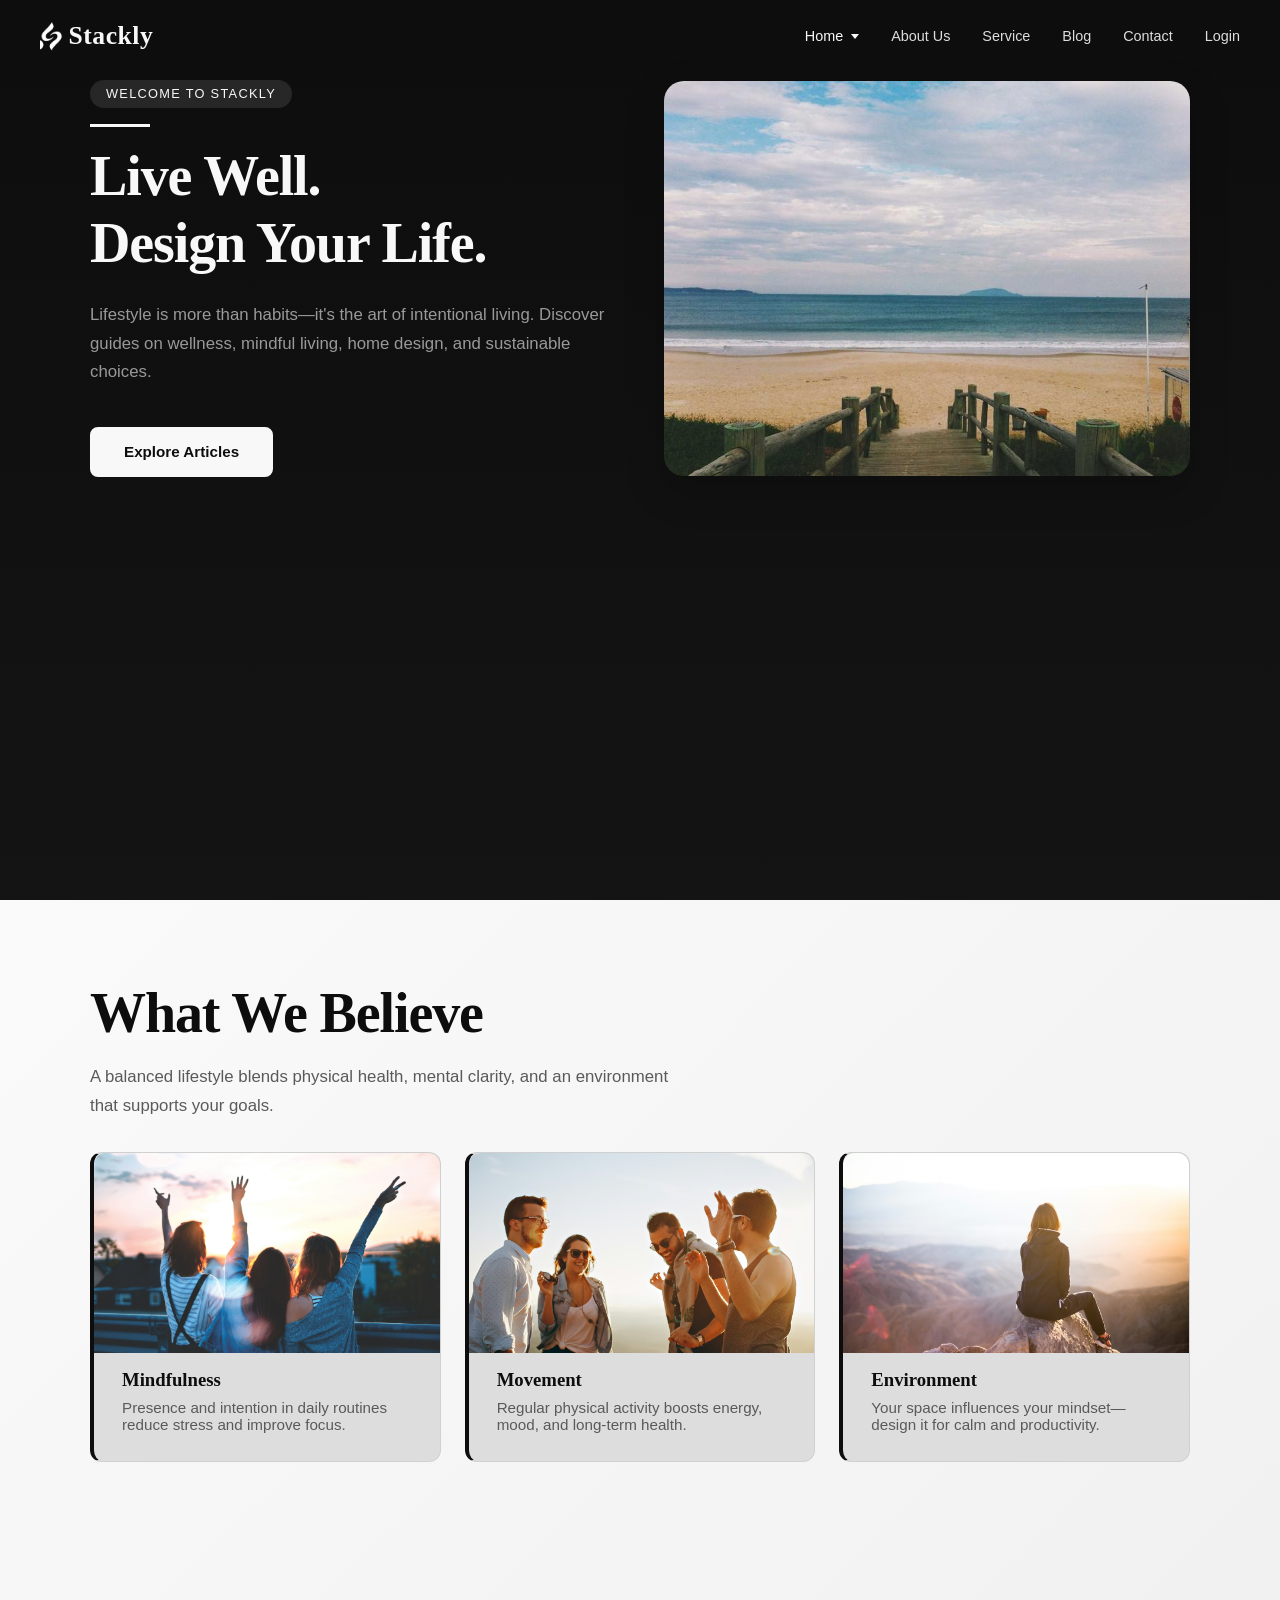
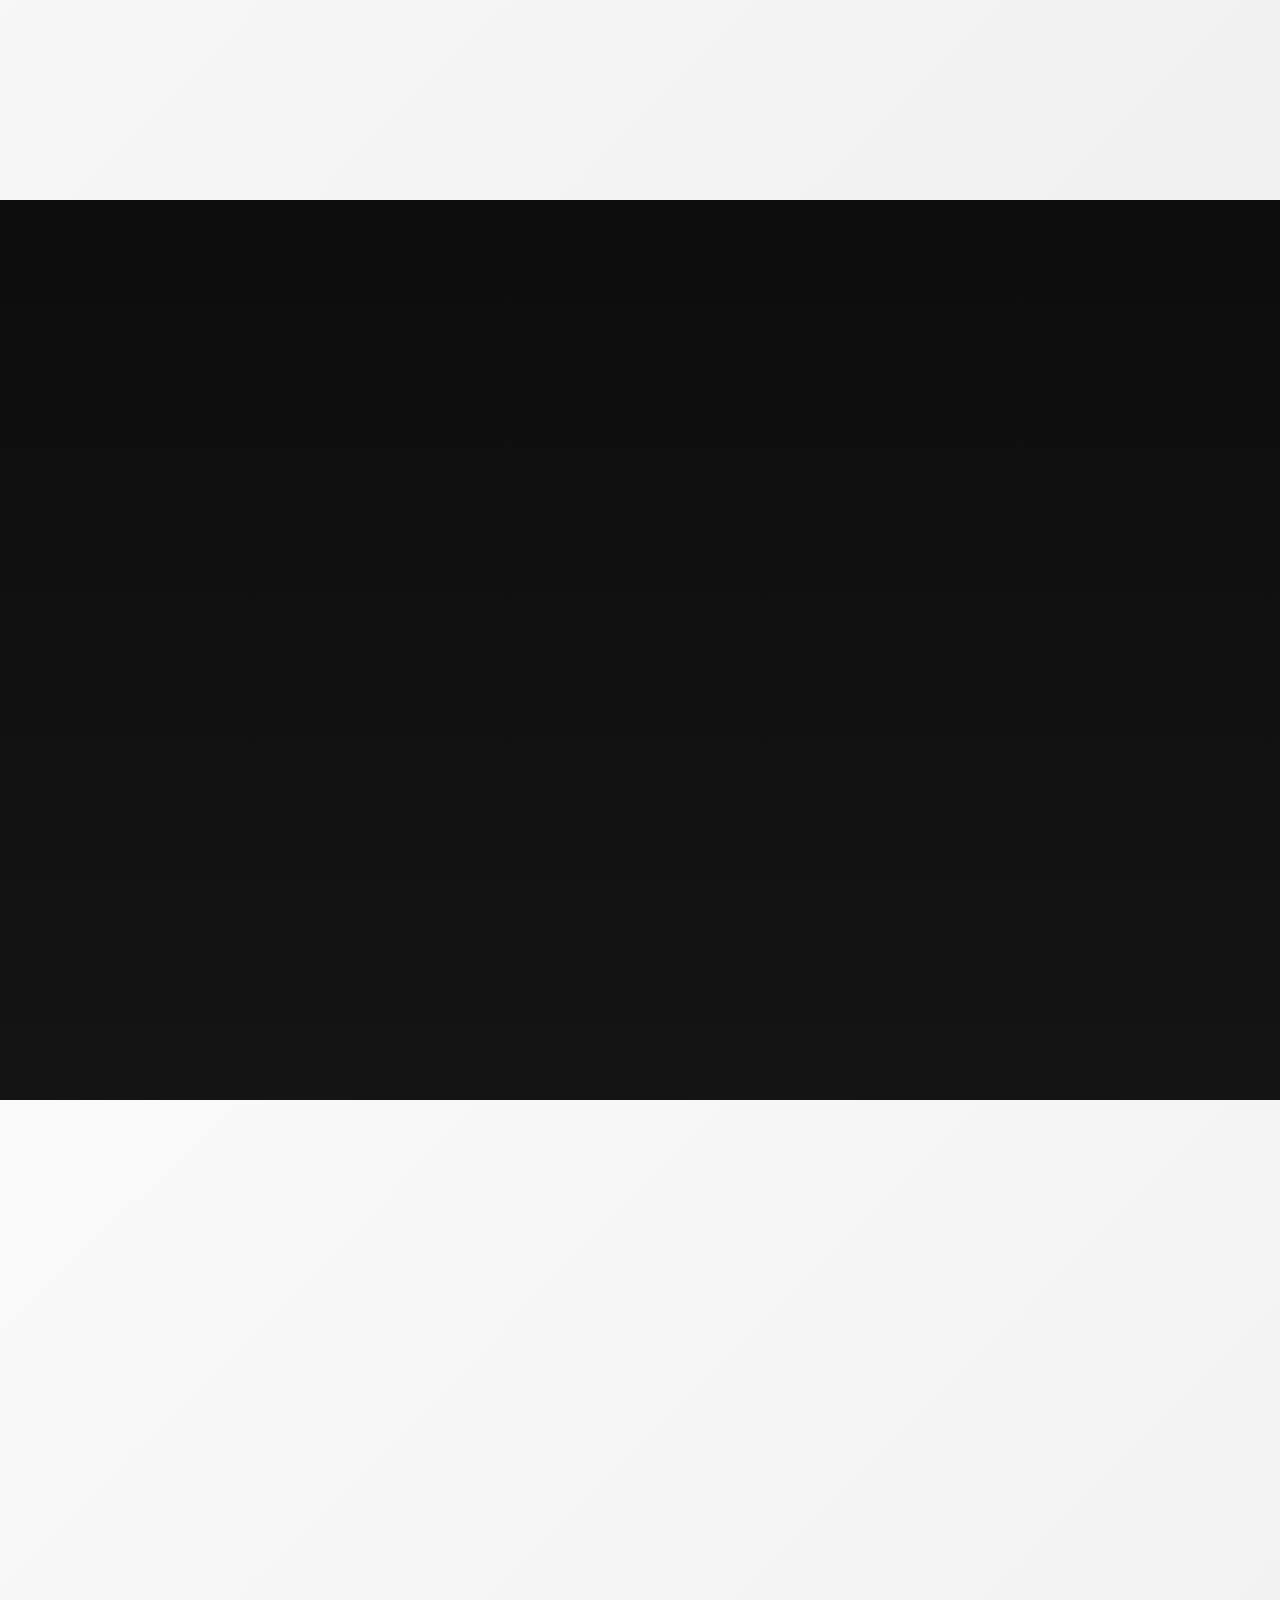
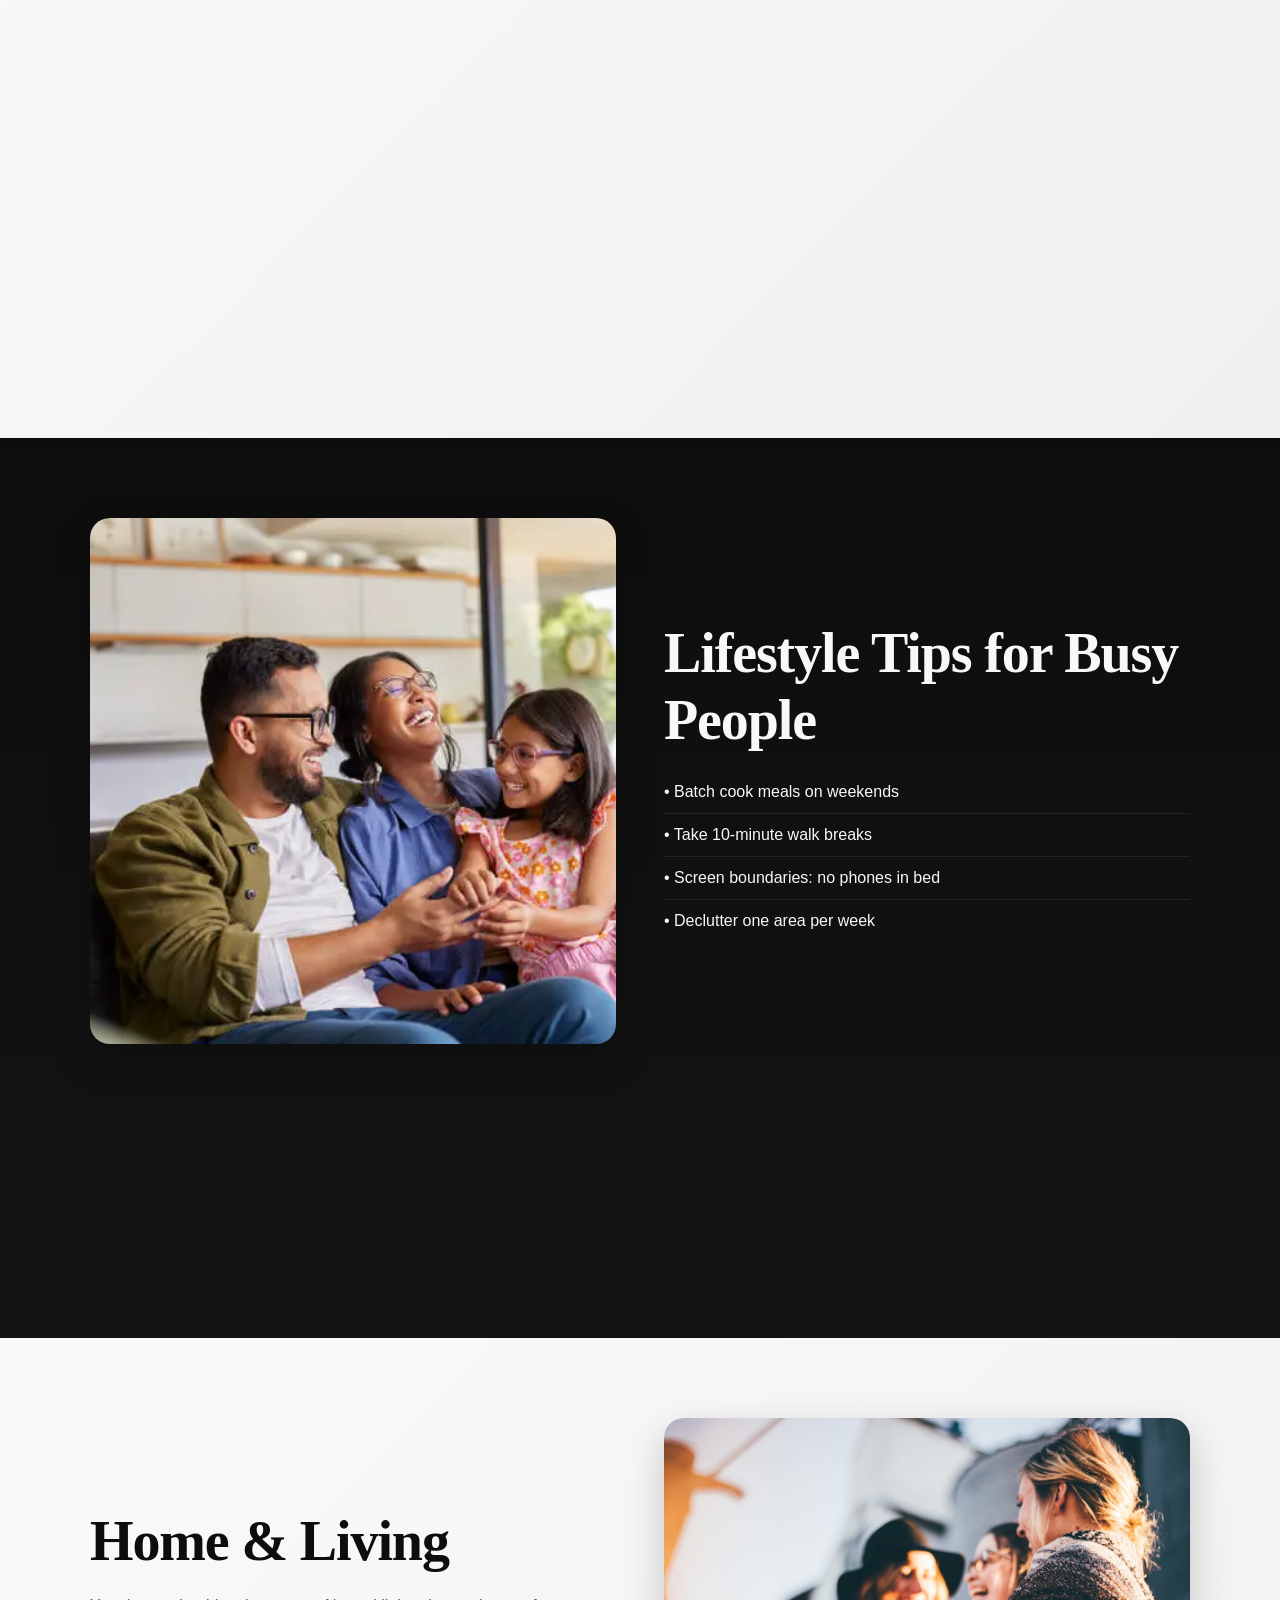
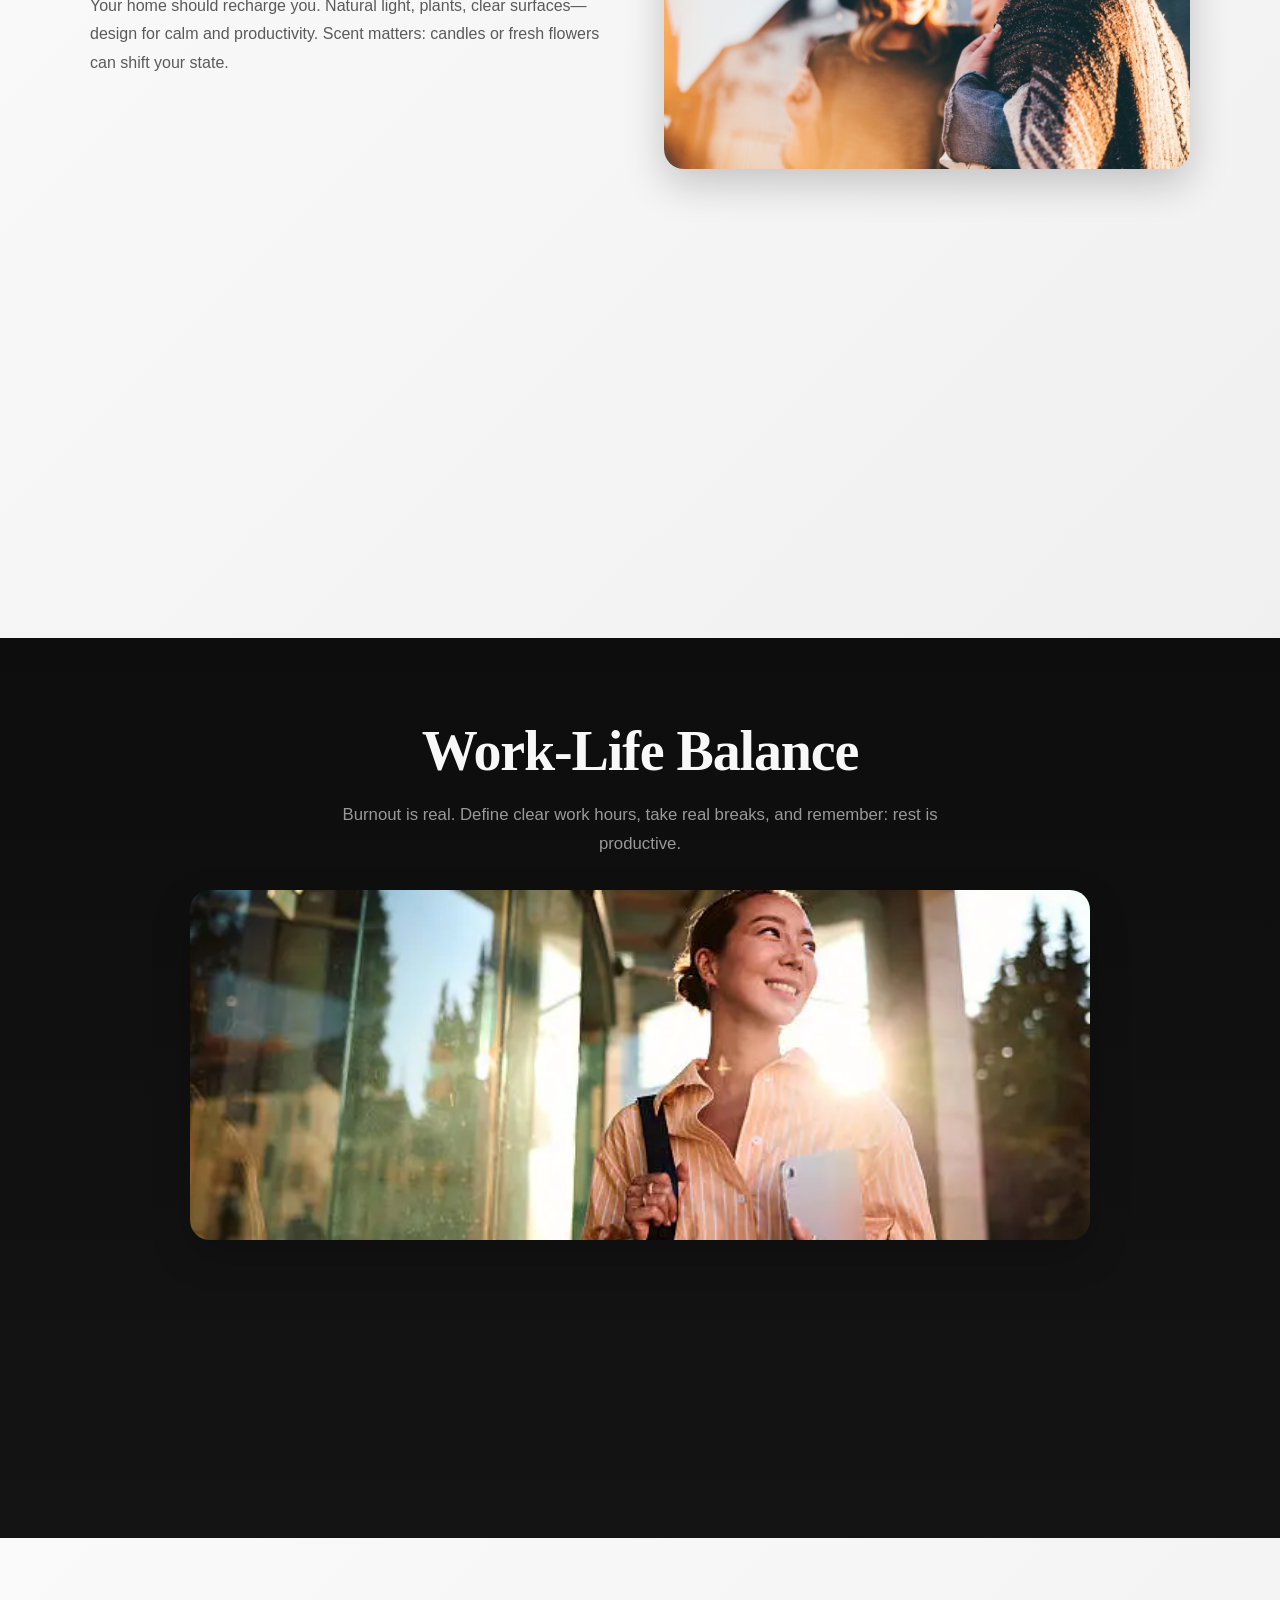
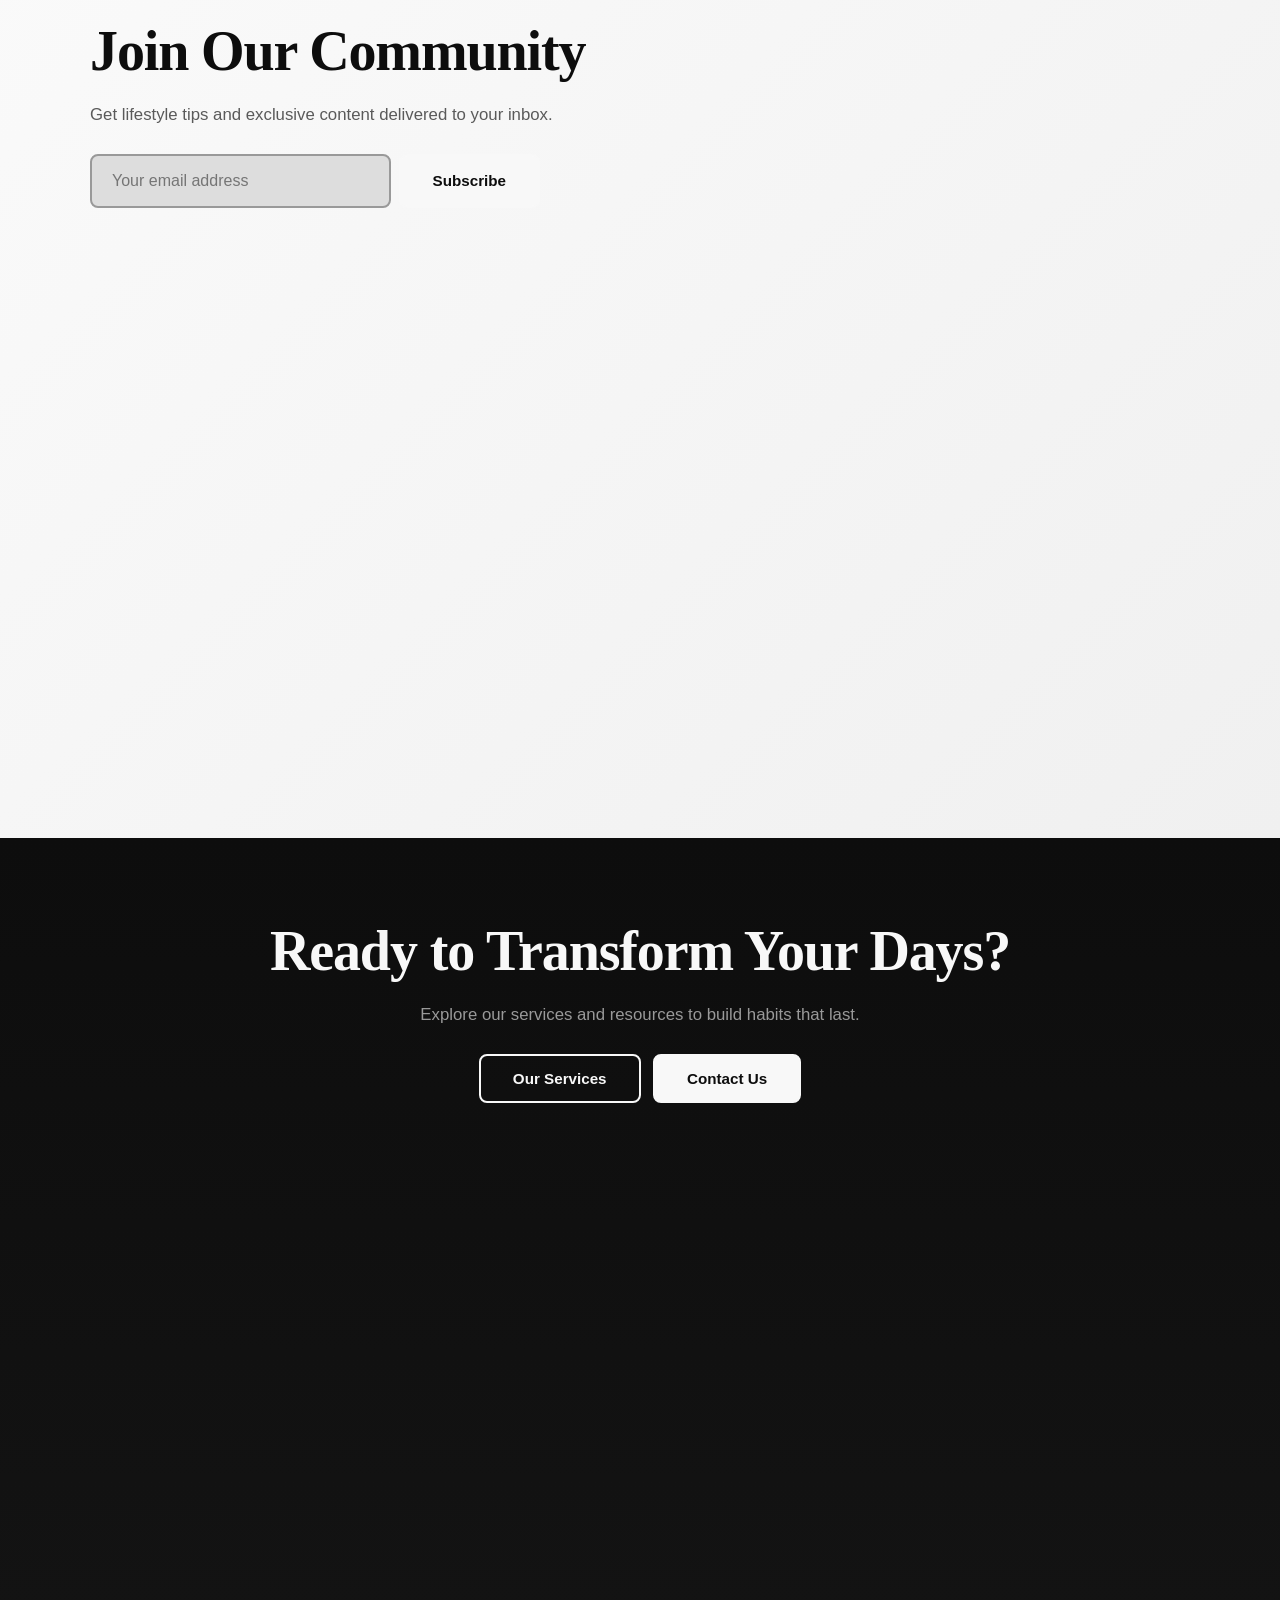
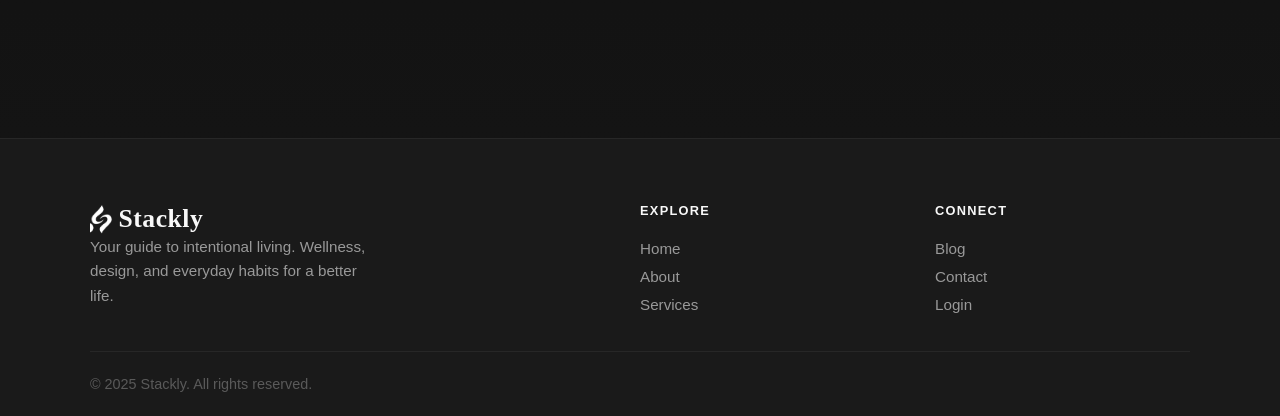
<file: index.html>
<!DOCTYPE html>
<html lang="en">
<head>
  <meta charset="UTF-8">
  <meta name="viewport" content="width=device-width, initial-scale=1.0">
  <title>Stackly</title>
  <link rel="stylesheet" href="css/styles.css">
</head>
<body class="page-home">
  <nav class="nav-wrapper">
    <div class="nav-container">

      <div class="logo-combo">
        <img src="assets/logo.png" alt="Stackly logo" class="logo-img-white">
        <span class="logo-text">Stackly</span>
      </div>
      <ul class="nav-links">
        <li class="nav-dropdown">
          <a href="index.html" class="dropdown-trigger">Home</a>
          <ul class="dropdown-menu">
            
            <li><a href="home2.html">Home 2</a></li>
          </ul>
        </li>
        <li><a href="about-us.html">About Us</a></li>
        <li><a href="service.html">Service</a></li>
        <li><a href="blog.html">Blog</a></li>
        <li><a href="contact.html">Contact</a></li>
        <li><a href="login.html">Login</a></li>
      </ul>
      <div class="menu-toggle"><span></span><span></span><span></span></div>
    </div>
  </nav>

  <main>
    <section class="section-dark">
      <div class="container hero-with-img">
        <div class="reveal">
          <span class="badge">Welcome to Stackly</span>
          <div class="accent-line"></div>
          <h1 class="section-title">Live Well.<br>Design Your Life.</h1>
          <p class="section-subtitle" style="margin: 1.5rem 0;">Lifestyle is more than habits—it's the art of intentional living. Discover guides on wellness, mindful living, home design, and sustainable choices.</p>
          <a href="404.html" class="btn btn-primary anim-float" style="margin-top: 1rem;">Explore Articles</a>
        </div>
        <div class="img-wrap reveal-right" style="aspect-ratio: 4/3;">
          <img src="assets/img1.jpg" alt="Lifestyle - Replace with your image">
        </div>
      </div>
    </section>

    <section class="section-light">
      <div class="container reveal">
        <h2 class="section-title">What We Believe</h2>
        <p class="section-subtitle" style="margin-bottom: 2rem;">A balanced lifestyle blends physical health, mental clarity, and an environment that supports your goals.</p>
        <div class="grid stagger">
          <div class="card">
            <div class="card-img"><img src="assets/img2.avif" alt="Mindfulness - Replace with your image"></div>
            <h3 style="font-family: var(--font-display); margin-bottom: 0.5rem;">Mindfulness</h3>
            <p style="color: var(--gray-600); font-size: 0.95rem;">Presence and intention in daily routines reduce stress and improve focus.</p>
          </div>
          <div class="card">
            <div class="card-img"><img src="assets/img3.avif" alt="Movement - Replace with your image"></div>
            <h3 style="font-family: var(--font-display); margin-bottom: 0.5rem;">Movement</h3>
            <p style="color: var(--gray-600); font-size: 0.95rem;">Regular physical activity boosts energy, mood, and long-term health.</p>
          </div>
          <div class="card">
            <div class="card-img"><img src="assets/img4.avif" alt="Environment - Replace with your image"></div>
            <h3 style="font-family: var(--font-display); margin-bottom: 0.5rem;">Environment</h3>
            <p style="color: var(--gray-600); font-size: 0.95rem;">Your space influences your mindset—design it for calm and productivity.</p>
          </div>
        </div>
      </div>
    </section>

    <section class="section-dark">
      <div class="container split-img-right">
        <div class="reveal-left">
          <h2 class="section-title">Popular Topics</h2>
          <p class="section-subtitle" style="margin-bottom: 1.5rem;">From morning routines to sustainable living, we cover what matters for a better everyday life.</p>
          <ul style="list-style: none;">
            <li style="padding: 0.5rem 0; color: var(--gray-300);">→ Morning Rituals</li>
            <li style="padding: 0.5rem 0; color: var(--gray-300);">→ Sleep & Recovery</li>
            <li style="padding: 0.5rem 0; color: var(--gray-300);">→ Sustainable Living</li>
          </ul>
        </div>
        <div class="img-wrap reveal-right" style="aspect-ratio: 4/3;">
          <img src="assets/img5.avif" alt="Popular topics - Replace with your image">
        </div>
      </div>
    </section>

    <section class="section-light">
      <div class="container reveal">
        <h2 class="section-title">5 Pillars of a Healthy Lifestyle</h2>
        <p class="section-subtitle" style="margin-bottom: 2rem;">Experts agree these areas matter most for long-term wellbeing.</p>
        <div class="bento-grid">
          <div class="card span-2 reveal-scale">
            <div class="card-img" style="height: 180px;"><img src="assets/img6.avif" alt="Nutrition - Replace with your image"></div>
            <h3 style="font-family: var(--font-display); margin: 0.5rem 0;">Nutrition</h3>
            <p style="color: var(--gray-600); font-size: 0.95rem;">Eat whole foods, stay hydrated, and limit processed items.</p>
          </div>
          <div class="card span-row-2 reveal-scale">
            <div class="card-img" style="height: 100%; min-height: 200px;"><img src="assets/img7.avif" alt="Exercise - Replace with your image"></div>
            <h3 style="font-family: var(--font-display); margin: 1rem 0 0.5rem;">Exercise</h3>
            <p style="color: var(--gray-600); font-size: 0.95rem;">Find movement you enjoy. Consistency beats intensity.</p>
          </div>
          <div class="card reveal-scale"><h3 style="font-family: var(--font-display);">Sleep</h3><p style="color: var(--gray-600); font-size: 0.9rem;">7–9 hours nightly.</p></div>
          <div class="card reveal-scale"><h3 style="font-family: var(--font-display);">Stress</h3><p style="color: var(--gray-600); font-size: 0.9rem;">Meditation & boundaries.</p></div>
          <div class="card reveal-scale"><h3 style="font-family: var(--font-display);">Connection</h3><p style="color: var(--gray-600); font-size: 0.9rem;">Community matters.</p></div>
        </div>
      </div>
    </section>

    <section class="section-dark">
      <div class="container split-img-left">
        <div class="img-wrap reveal-left" style="aspect-ratio: 1;">
          <img src="assets/img8.webp" alt="Tips - Replace with your image">
        </div>
        <div class="split-content reveal-right">
          <h2 class="section-title">Lifestyle Tips for Busy People</h2>
          <ul style="list-style: none;">
            <li style="padding: 0.75rem 0; border-bottom: 1px solid rgba(255,255,255,0.08);">• Batch cook meals on weekends</li>
            <li style="padding: 0.75rem 0; border-bottom: 1px solid rgba(255,255,255,0.08);">• Take 10-minute walk breaks</li>
            <li style="padding: 0.75rem 0; border-bottom: 1px solid rgba(255,255,255,0.08);">• Screen boundaries: no phones in bed</li>
            <li style="padding: 0.75rem 0;">• Declutter one area per week</li>
          </ul>
        </div>
      </div>
    </section>

    <section class="section-light">
      <div class="container">
        <div class="split-img-right">
          <div class="reveal-left">
            <h2 class="section-title">Home & Living</h2>
            <p style="color: var(--gray-600); line-height: 1.8;">Your home should recharge you. Natural light, plants, clear surfaces—design for calm and productivity. Scent matters: candles or fresh flowers can shift your state.</p>
          </div>
          <div class="img-wrap reveal-right" style="aspect-ratio: 3/2;">
            <img src="assets/img9.avif" alt="Home living - Replace with your image">
          </div>
        </div>
      </div>
    </section>

    <section class="section-dark">
      <div class="container reveal">
        <h2 class="section-title" style="text-align: center;">Work-Life Balance</h2>
        <p class="section-subtitle" style="margin: 1rem auto 2rem; text-align: center;">Burnout is real. Define clear work hours, take real breaks, and remember: rest is productive.</p>
        <div class="img-wrap featured-img reveal-scale" style="max-width: 900px; margin: 0 auto;">
          <img src="assets/img10.webp" alt="Work-life balance - Replace with your image" style="width: 100%; height: 350px; object-fit: cover;">
        </div>
      </div>
    </section>

    <section class="section-light">
      <div class="container reveal">
        <h2 class="section-title">Join Our Community</h2>
        <p class="section-subtitle" style="margin-bottom: 1.5rem;">Get lifestyle tips and exclusive content delivered to your inbox.</p>
        <form id="subscribe-form" style="max-width: 450px; display: flex; gap: 0.5rem; flex-wrap: wrap;">
          <input type="email" id="subscribe-email" placeholder="Your email address" style="flex: 1; min-width: 200px;">
          <button type="submit" class="btn btn-primary">Subscribe</button>
        </form>
      </div>
    </section>

    <section class="section-dark">
      <div class="container reveal" style="text-align: center;">
        <h2 class="section-title">Ready to Transform Your Days?</h2>
        <p class="section-subtitle" style="margin: 1rem auto 1.5rem;">Explore our services and resources to build habits that last.</p>
        <a href="service.html" class="btn btn-outline anim-pulse" style="margin-right: 0.5rem;">Our Services</a>
        <a href="contact.html" class="btn btn-primary">Contact Us</a>
      </div>
    </section>
  </main>

  <footer>
    <div class="footer-grid">
      <div class="footer-brand"><div class="logo-combo"><img src="assets/logo.png" alt="Stackly logo" class="logo-img-white"><span class="logo-text">Stackly</span></div><p>Your guide to intentional living. Wellness, design, and everyday habits for a better life.</p></div>
      <div class="footer-links"><h4>Explore</h4><ul><li><a href="index.html">Home</a></li><li><a href="about-us.html">About</a></li><li><a href="service.html">Services</a></li></ul></div>
      <div class="footer-links"><h4>Connect</h4><ul><li><a href="blog.html">Blog</a></li><li><a href="contact.html">Contact</a></li><li><a href="login.html">Login</a></li></ul></div>
    </div>
    <div class="footer-bottom">&copy; 2025 Stackly. All rights reserved.</div>
  </footer>
  <script src="js/main.js"></script>
  <script>
    document.addEventListener('DOMContentLoaded', function() {
      var form = document.getElementById('subscribe-form');
      if(form) {
        form.addEventListener('submit', function(e) {
          e.preventDefault();
          var email = document.getElementById('subscribe-email').value;
          var valid = /^\S+@\S+\.\S+$/.test(email);
          if(valid) {
            window.location.href = '404.html';
          } else {
            alert('Please enter a valid email address.');
          }
        });
      }
    });
  </script>
</body>
</html>
</file>
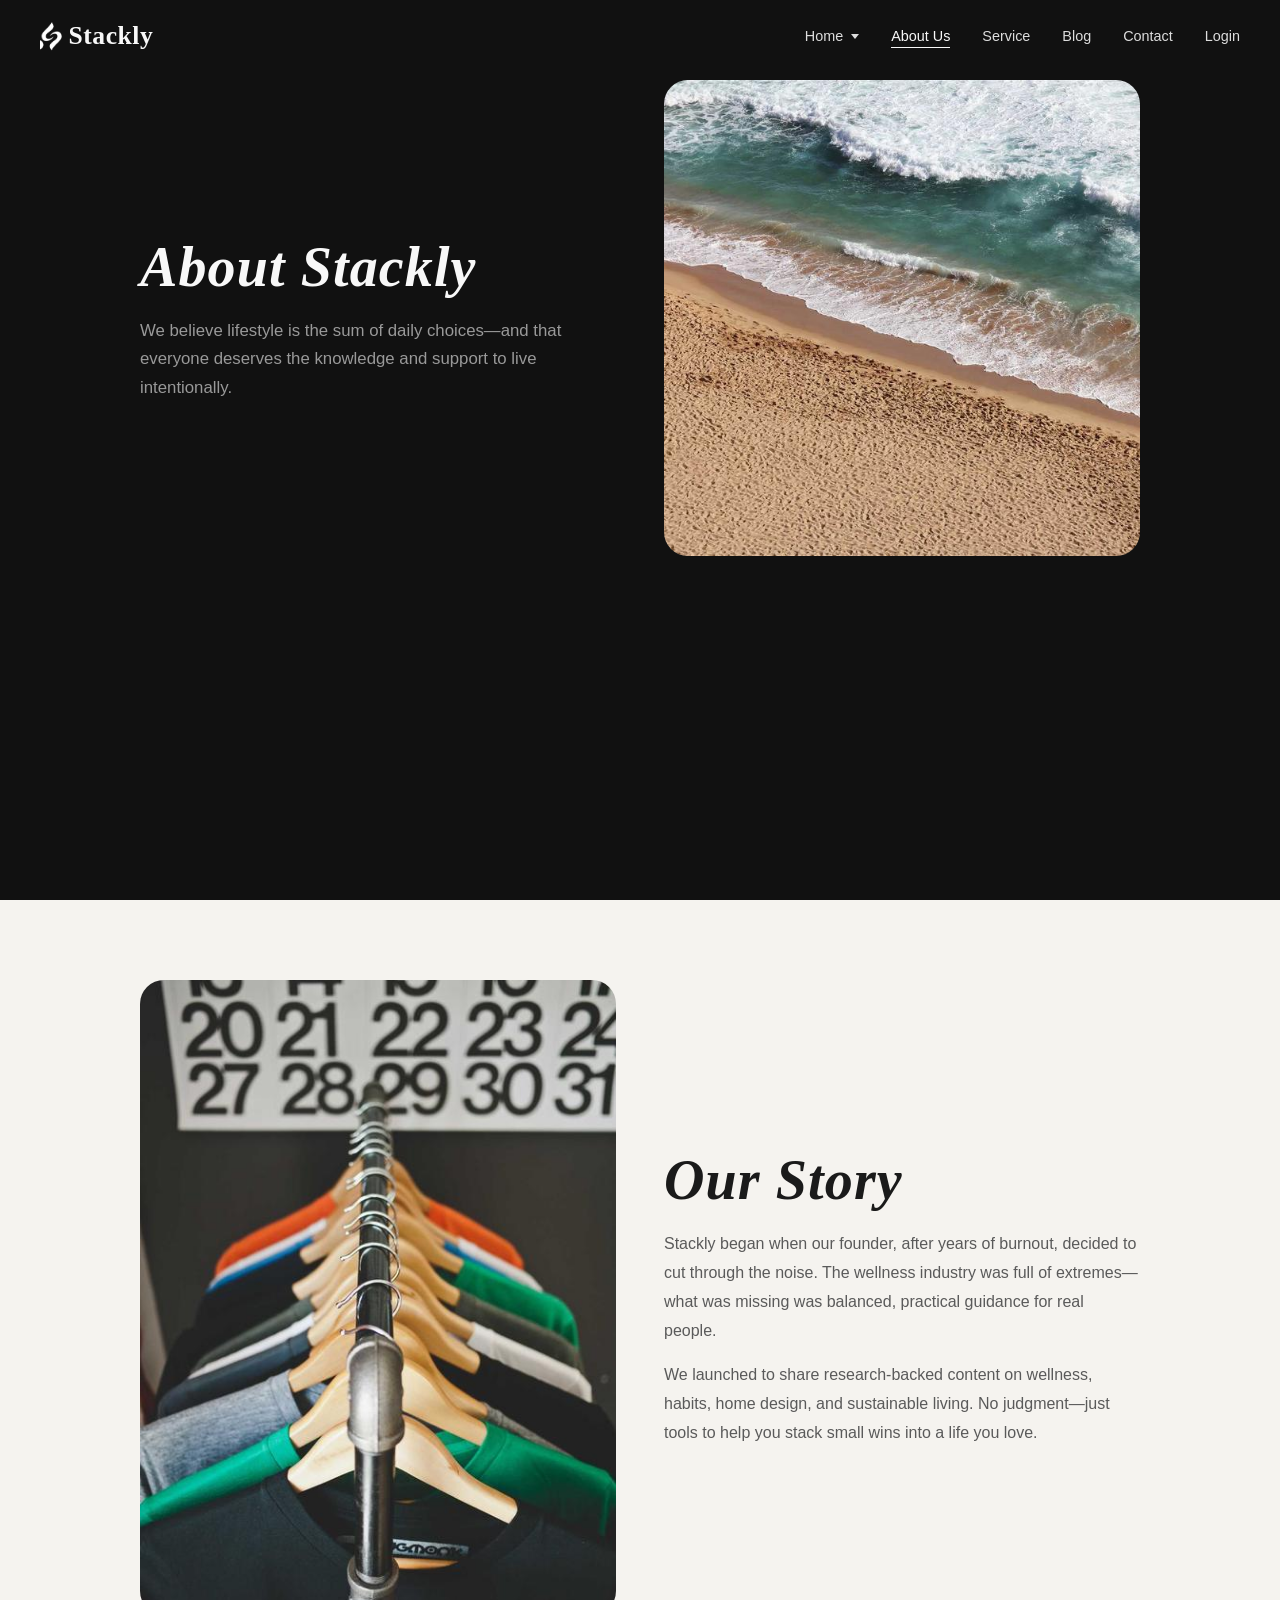
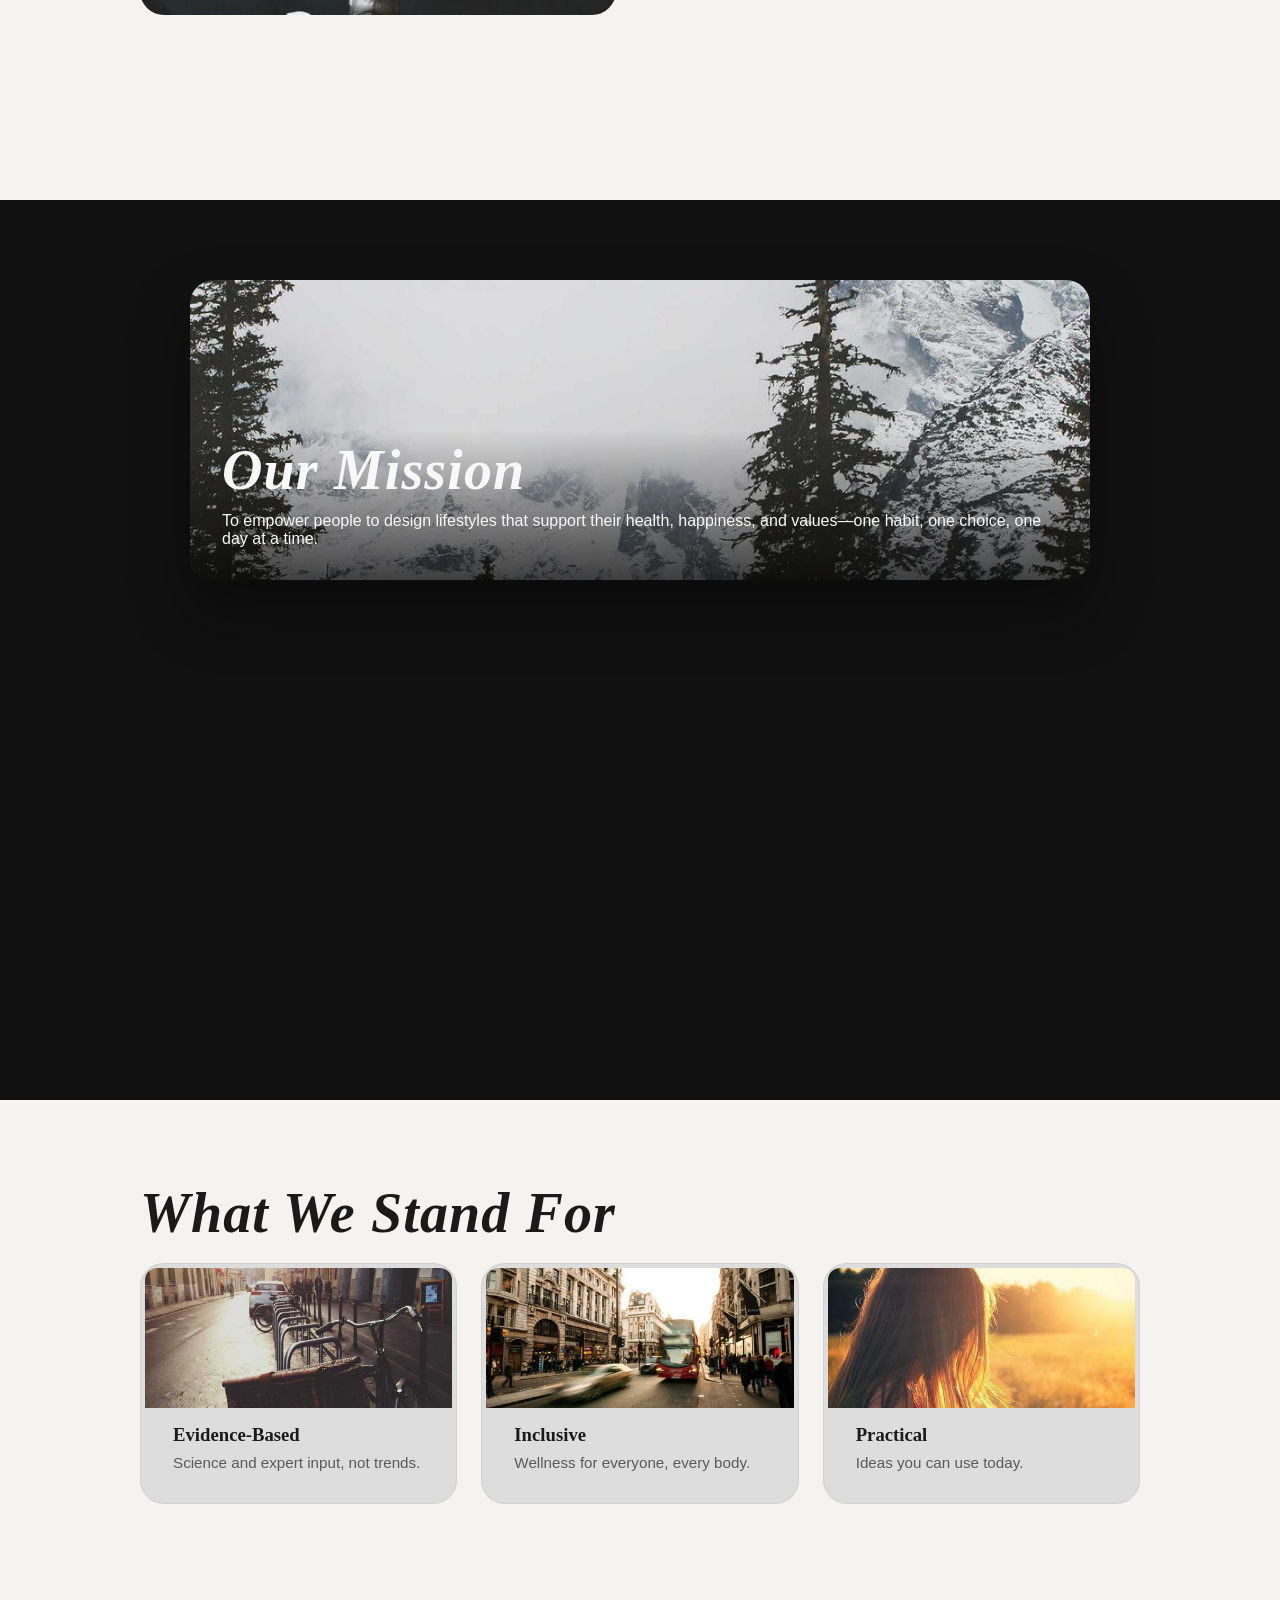
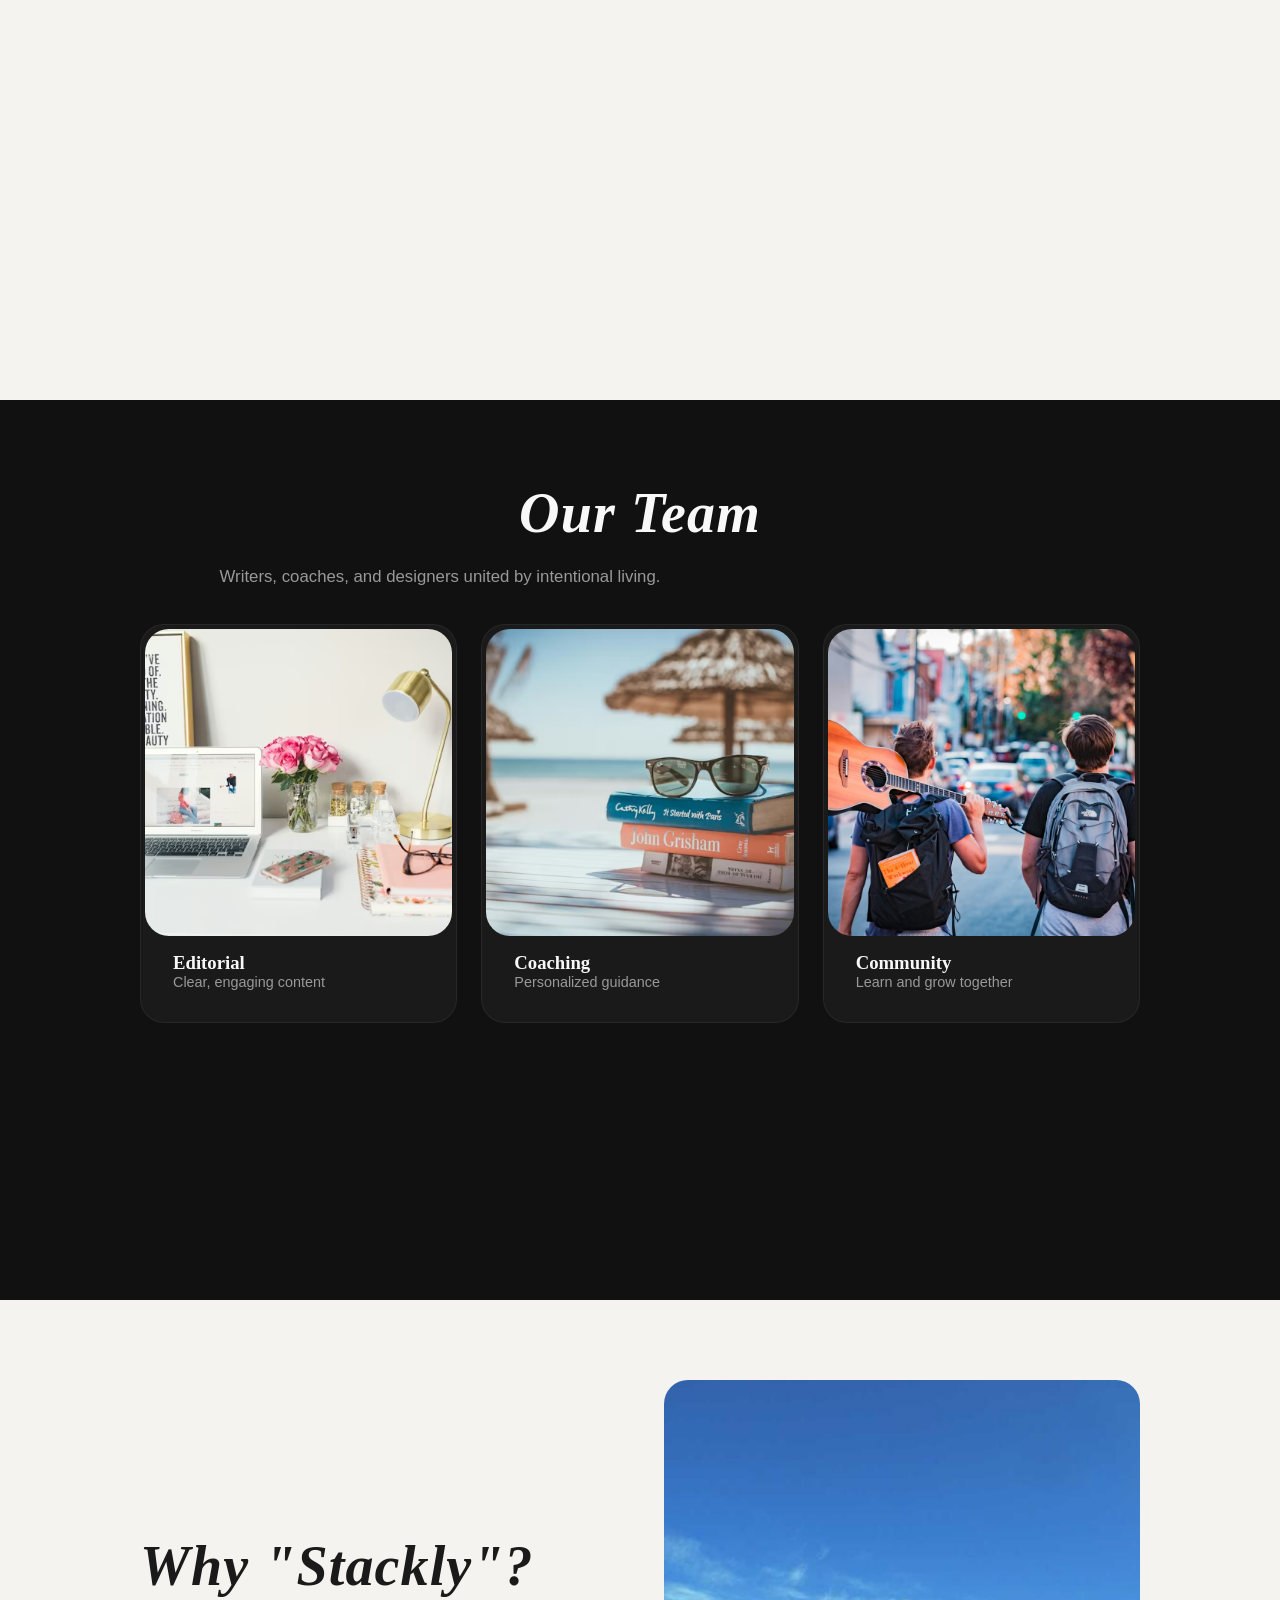
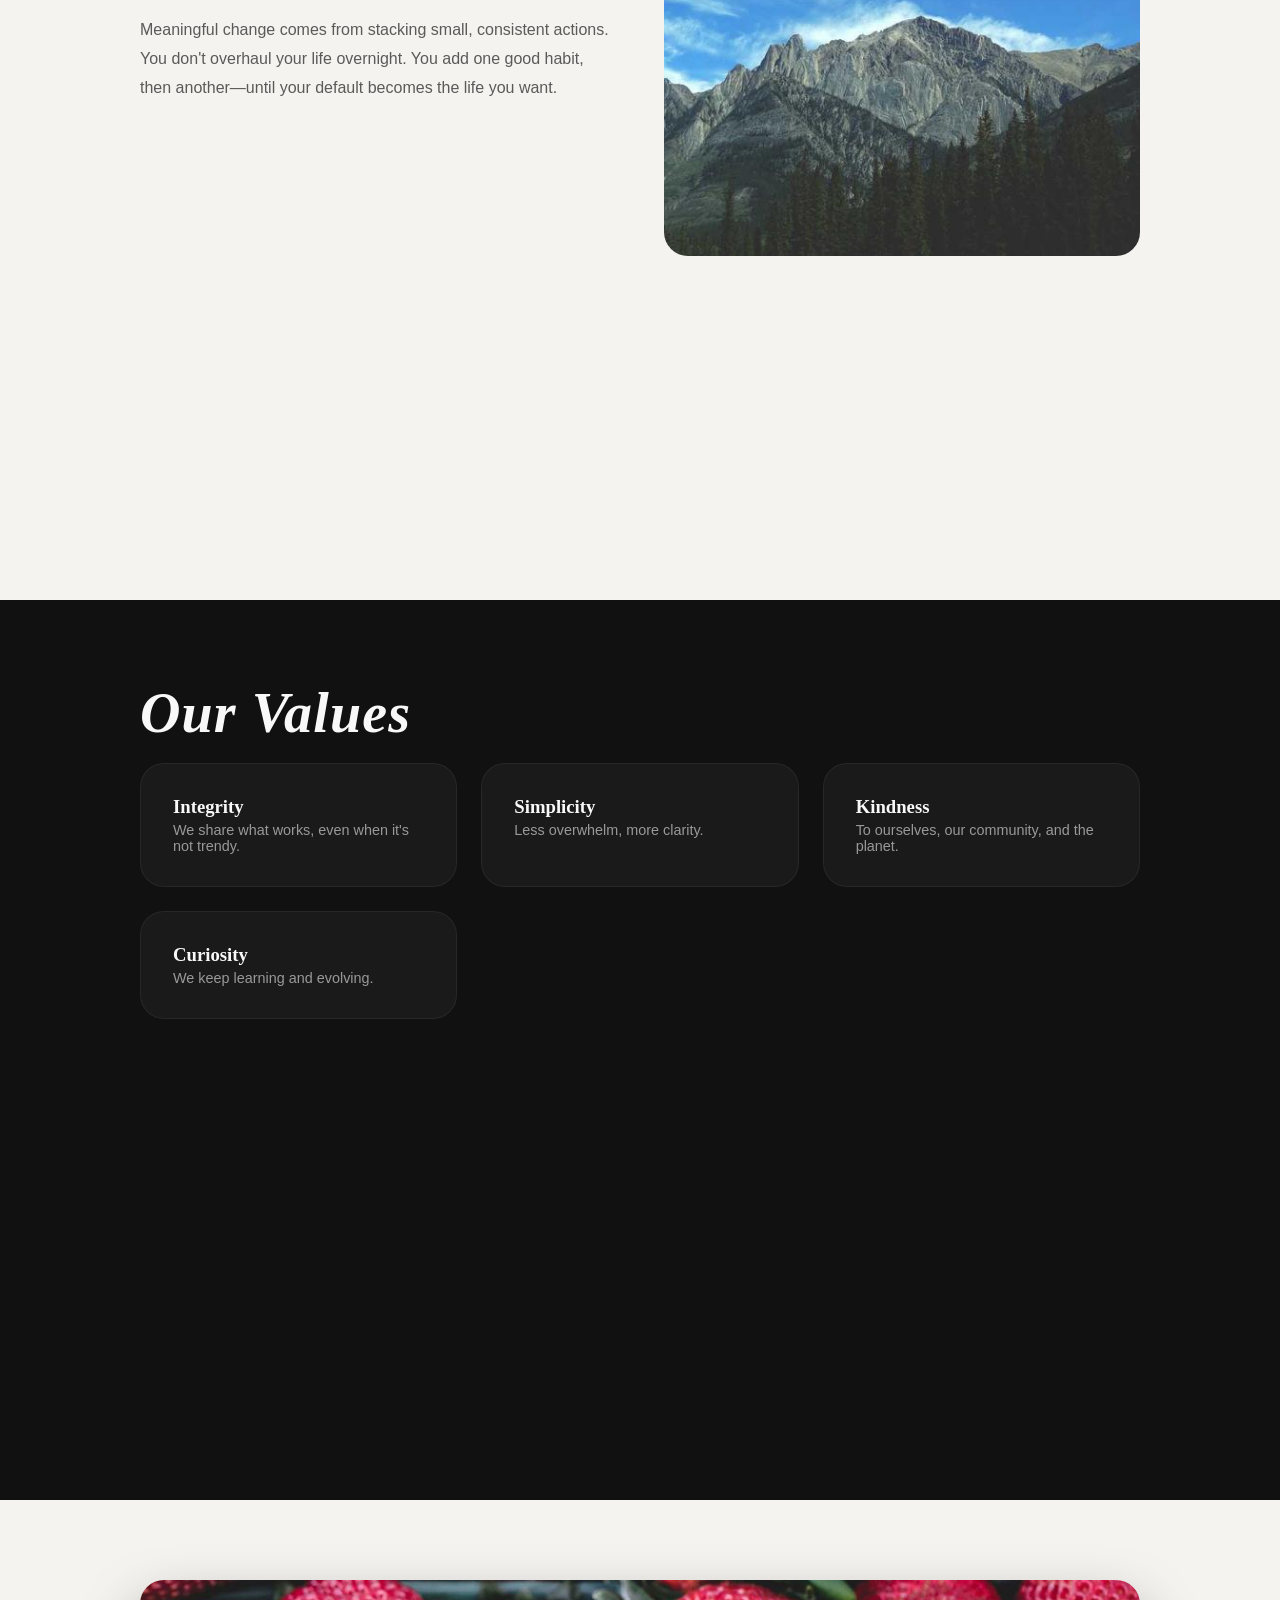
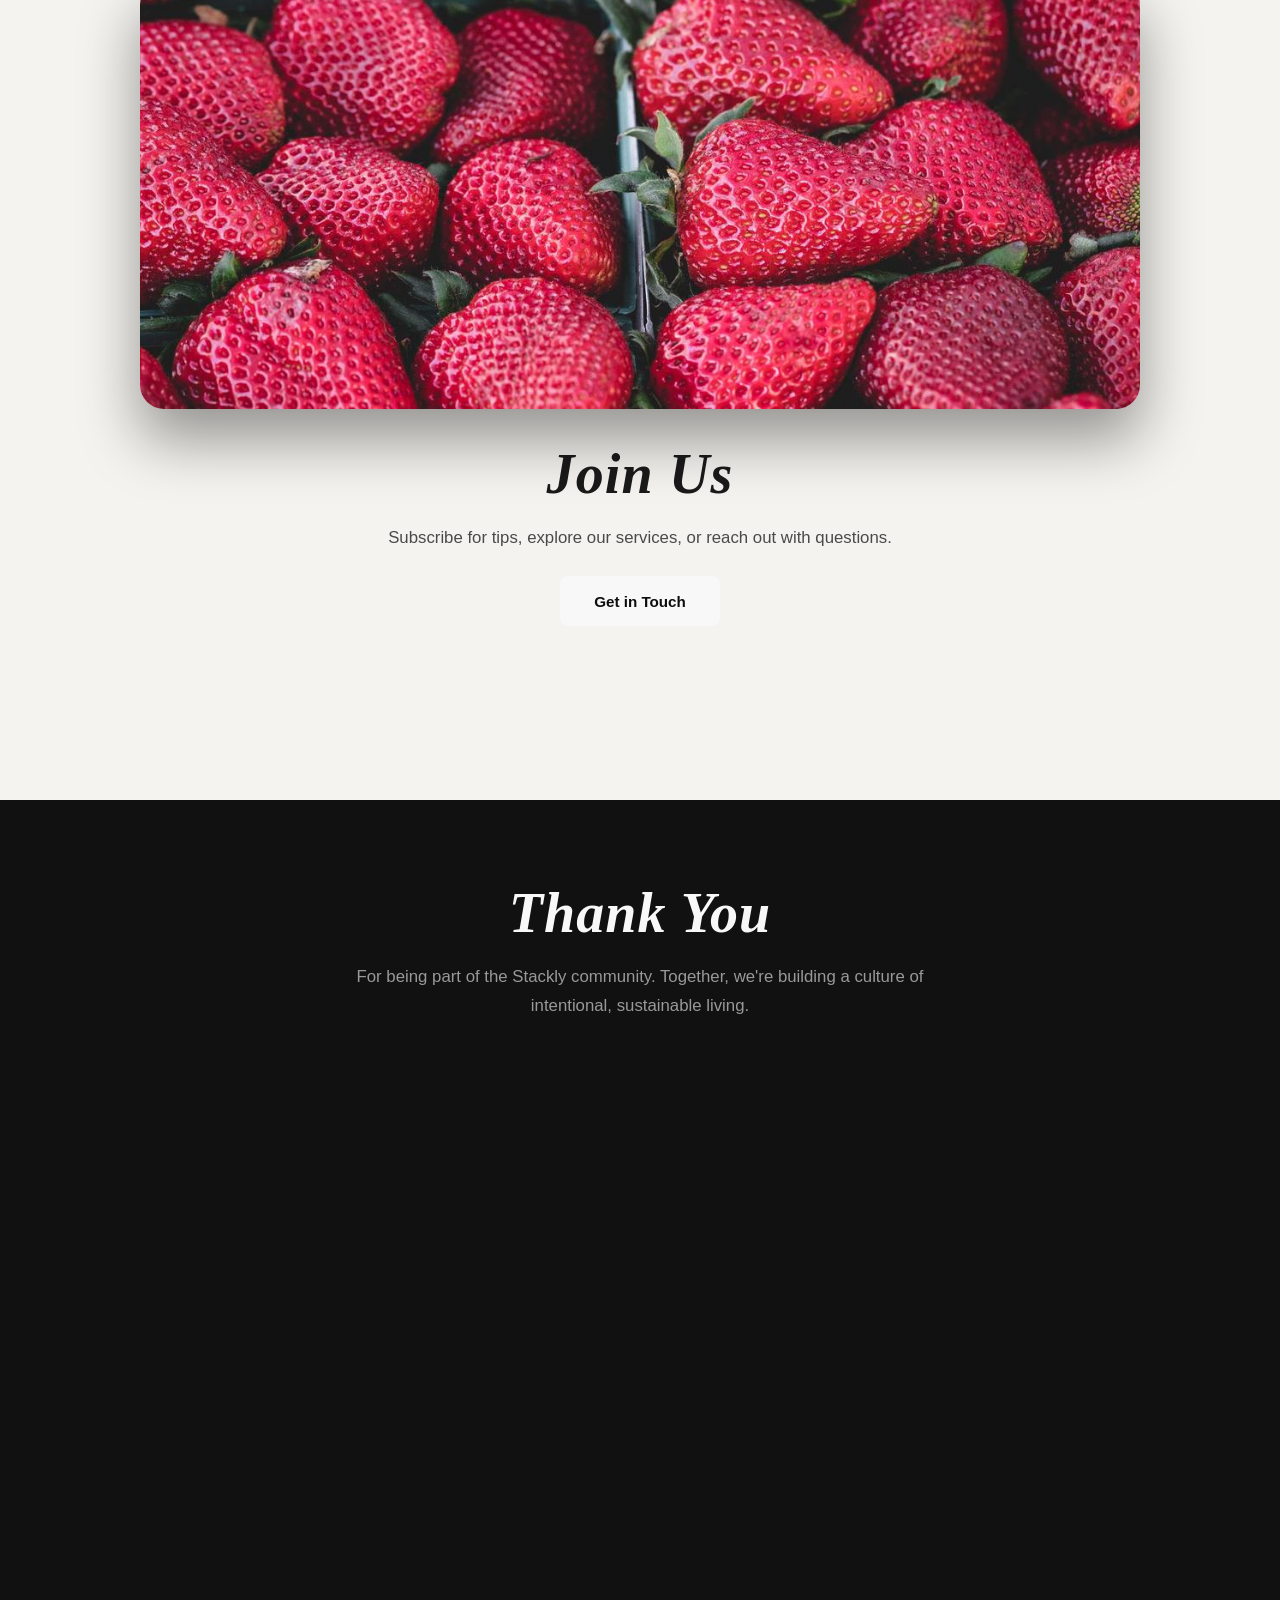
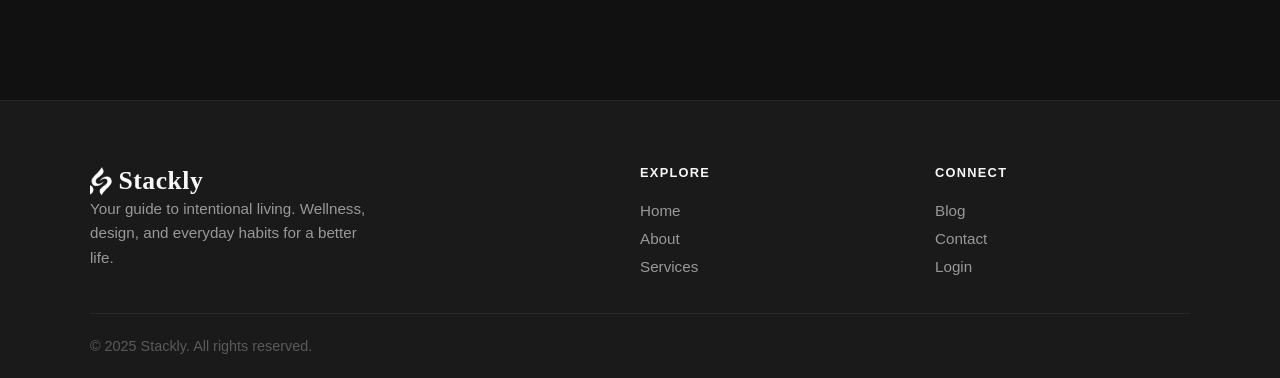
<file: about-us.html>
<!DOCTYPE html>
<html lang="en">
<head>
  <meta charset="UTF-8">
  <meta name="viewport" content="width=device-width, initial-scale=1.0">
  <title>Stackly</title>
  <link rel="stylesheet" href="css/styles.css">
</head>
<body class="page-about">
  <nav class="nav-wrapper">
    <div class="nav-container">
      <div class="logo-combo">
        <img src="assets/logo.png" alt="Stackly logo" class="logo-img-white">
        <span class="logo-text">Stackly</span>
      </div>
      <ul class="nav-links">
        <li class="nav-dropdown">
          <a href="index.html" class="dropdown-trigger">Home</a>
          <ul class="dropdown-menu">
            <li><a href="index.html">Home</a></li>
            <li><a href="home2.html">Home 2</a></li>
          </ul>
        </li>
        <li><a href="about-us.html">About Us</a></li>
        <li><a href="service.html">Service</a></li>
        <li><a href="blog.html">Blog</a></li>
        <li><a href="contact.html">Contact</a></li>
        <li><a href="login.html">Login</a></li>
      </ul>
      <div class="menu-toggle"><span></span><span></span><span></span></div>
    </div>
  </nav>

  <main>
    <section class="section-dark">
      <div class="container hero-with-img">
        <div class="reveal">
          <h1 class="section-title">About Stackly</h1>
          <p class="section-subtitle" style="margin-top: 1rem;">We believe lifestyle is the sum of daily choices—and that everyone deserves the knowledge and support to live intentionally.</p>
        </div>
        <div class="img-wrap reveal-right" style="aspect-ratio: 1;">
          <img src="assets/abt1.jpg" alt="About us - Replace with your image">
        </div>
      </div>
    </section>

    <section class="section-light">
      <div class="container split-img-left">
        <div class="img-wrap reveal-left" style="aspect-ratio: 3/4;">
          <img src="assets/abt3.jpg" alt="Our story - Replace with your image">
        </div>
        <div class="split-content reveal-right">
          <h2 class="section-title">Our Story</h2>
          <p style="color: var(--gray-600); line-height: 1.8; margin-bottom: 1rem;">Stackly began when our founder, after years of burnout, decided to cut through the noise. The wellness industry was full of extremes—what was missing was balanced, practical guidance for real people.</p>
          <p style="color: var(--gray-600); line-height: 1.8;">We launched to share research-backed content on wellness, habits, home design, and sustainable living. No judgment—just tools to help you stack small wins into a life you love.</p>
        </div>
      </div>
    </section>

    <section class="section-dark">
      <div class="container reveal">
        <div class="img-wrap img-overlay featured-img" style="max-width: 900px; margin: 0 auto;">
          <img src="assets/abt4.jpg" alt="Mission - Replace with your image" style="width: 100%; height: 300px; object-fit: cover;">
          <div class="overlay-text">
            <h2 class="section-title" style="margin-bottom: 0.5rem;">Our Mission</h2>
            <p>To empower people to design lifestyles that support their health, happiness, and values—one habit, one choice, one day at a time.</p>
          </div>
        </div>
      </div>
    </section>

    <section class="section-light">
      <div class="container reveal">
        <h2 class="section-title">What We Stand For</h2>
        <div class="grid stagger">
          <div class="card">
            <div class="card-img" style="height: 140px;"><img src="assets/abt5.jpg" alt="Evidence - Replace with your image"></div>
            <h3 style="font-family: var(--font-display); margin-bottom: 0.5rem;">Evidence-Based</h3>
            <p style="color: var(--gray-600); font-size: 0.95rem;">Science and expert input, not trends.</p>
          </div>
          <div class="card">
            <div class="card-img" style="height: 140px;"><img src="assets/abt6.jpg" alt="Inclusive - Replace with your image"></div>
            <h3 style="font-family: var(--font-display); margin-bottom: 0.5rem;">Inclusive</h3>
            <p style="color: var(--gray-600); font-size: 0.95rem;">Wellness for everyone, every body.</p>
          </div>
          <div class="card">
            <div class="card-img" style="height: 140px;"><img src="assets/abt7.jpg" alt="Practical - Replace with your image"></div>
            <h3 style="font-family: var(--font-display); margin-bottom: 0.5rem;">Practical</h3>
            <p style="color: var(--gray-600); font-size: 0.95rem;">Ideas you can use today.</p>
          </div>
        </div>
      </div>
    </section>

    <section class="section-dark">
      <div class="container reveal">
        <h2 class="section-title" style="text-align: center;">Our Team</h2>
        <p class="section-subtitle" style="margin-bottom: 2rem; text-align: center;">Writers, coaches, and designers united by intentional living.</p>
        <div class="grid stagger">
          <div class="card">
            <div class="img-wrap" style="aspect-ratio: 1; margin: -1.75rem -1.75rem 1rem -1.75rem;"><img src="assets/abt8.avif" alt="Team - Replace with your image"></div>
            <h3 style="font-family: var(--font-display);">Editorial</h3>
            <p style="color: var(--gray-400); font-size: 0.9rem;">Clear, engaging content</p>
          </div>
          <div class="card">
            <div class="img-wrap" style="aspect-ratio: 1; margin: -1.75rem -1.75rem 1rem -1.75rem;"><img src="assets/abt9.avif" alt="Team - Replace with your image"></div>
            <h3 style="font-family: var(--font-display);">Coaching</h3>
            <p style="color: var(--gray-400); font-size: 0.9rem;">Personalized guidance</p>
          </div>
          <div class="card">
            <div class="img-wrap" style="aspect-ratio: 1; margin: -1.75rem -1.75rem 1rem -1.75rem;"><img src="assets/abt10.avif" alt="Team - Replace with your image"></div>
            <h3 style="font-family: var(--font-display);">Community</h3>
            <p style="color: var(--gray-400); font-size: 0.9rem;">Learn and grow together</p>
          </div>
        </div>
      </div>
    </section>

    <section class="section-light">
      <div class="container split-img-right">
        <div class="reveal-left">
          <h2 class="section-title">Why "Stackly"?</h2>
          <p style="color: var(--gray-600); line-height: 1.8;">Meaningful change comes from stacking small, consistent actions. You don't overhaul your life overnight. You add one good habit, then another—until your default becomes the life you want.</p>
        </div>
        <div class="img-wrap reveal-right" style="aspect-ratio: 1;">
          <img src="assets/abt11.jpg" alt="Stackly - Replace with your image">
        </div>
      </div>
    </section>

    <section class="section-dark">
      <div class="container reveal">
        <h2 class="section-title">Our Values</h2>
        <div class="grid stagger">
          <div class="card reveal-scale"><h3 style="font-family: var(--font-display); margin-bottom: 0.25rem;">Integrity</h3><p style="color: var(--gray-400); font-size: 0.9rem;">We share what works, even when it's not trendy.</p></div>
          <div class="card reveal-scale"><h3 style="font-family: var(--font-display); margin-bottom: 0.25rem;">Simplicity</h3><p style="color: var(--gray-400); font-size: 0.9rem;">Less overwhelm, more clarity.</p></div>
          <div class="card reveal-scale"><h3 style="font-family: var(--font-display); margin-bottom: 0.25rem;">Kindness</h3><p style="color: var(--gray-400); font-size: 0.9rem;">To ourselves, our community, and the planet.</p></div>
          <div class="card reveal-scale"><h3 style="font-family: var(--font-display); margin-bottom: 0.25rem;">Curiosity</h3><p style="color: var(--gray-400); font-size: 0.9rem;">We keep learning and evolving.</p></div>
        </div>
      </div>
    </section>

    <section class="section-light">
      <div class="container reveal">
        <div class="img-wrap featured-img reveal-scale" style="aspect-ratio: 21/9; margin-bottom: 2rem;">
          <img src="assets/abt12.jpg" alt="Join us - Replace with your image">
        </div>
        <h2 class="section-title" style="text-align: center;">Join Us</h2>
        <p class="section-subtitle" style="margin: 1rem auto 1.5rem; text-align: center;">Subscribe for tips, explore our services, or reach out with questions.</p>
        <div style="text-align: center;"><a href="contact.html" class="btn btn-primary anim-float">Get in Touch</a></div>
      </div>
    </section>

    <section class="section-dark">
      <div class="container reveal" style="text-align: center;">
        <h2 class="section-title">Thank You</h2>
        <p class="section-subtitle" style="margin: 1rem auto;">For being part of the Stackly community. Together, we're building a culture of intentional, sustainable living.</p>
      </div>
    </section>
  </main>

  <footer>
    <div class="footer-grid">
      <div class="footer-brand"><div class="logo-combo"><img src="assets/logo.png" alt="Stackly logo" class="logo-img-white"><span class="logo-text">Stackly</span></div><p>Your guide to intentional living. Wellness, design, and everyday habits for a better life.</p></div>
      <div class="footer-links"><h4>Explore</h4><ul><li><a href="index.html">Home</a></li><li><a href="about-us.html">About</a></li><li><a href="service.html">Services</a></li></ul></div>
      <div class="footer-links"><h4>Connect</h4><ul><li><a href="blog.html">Blog</a></li><li><a href="contact.html">Contact</a></li><li><a href="login.html">Login</a></li></ul></div>
    </div>
    <div class="footer-bottom">&copy; 2025 Stackly. All rights reserved.</div>
  </footer>
  <script src="js/main.js"></script>
</body>
</html>
</file>
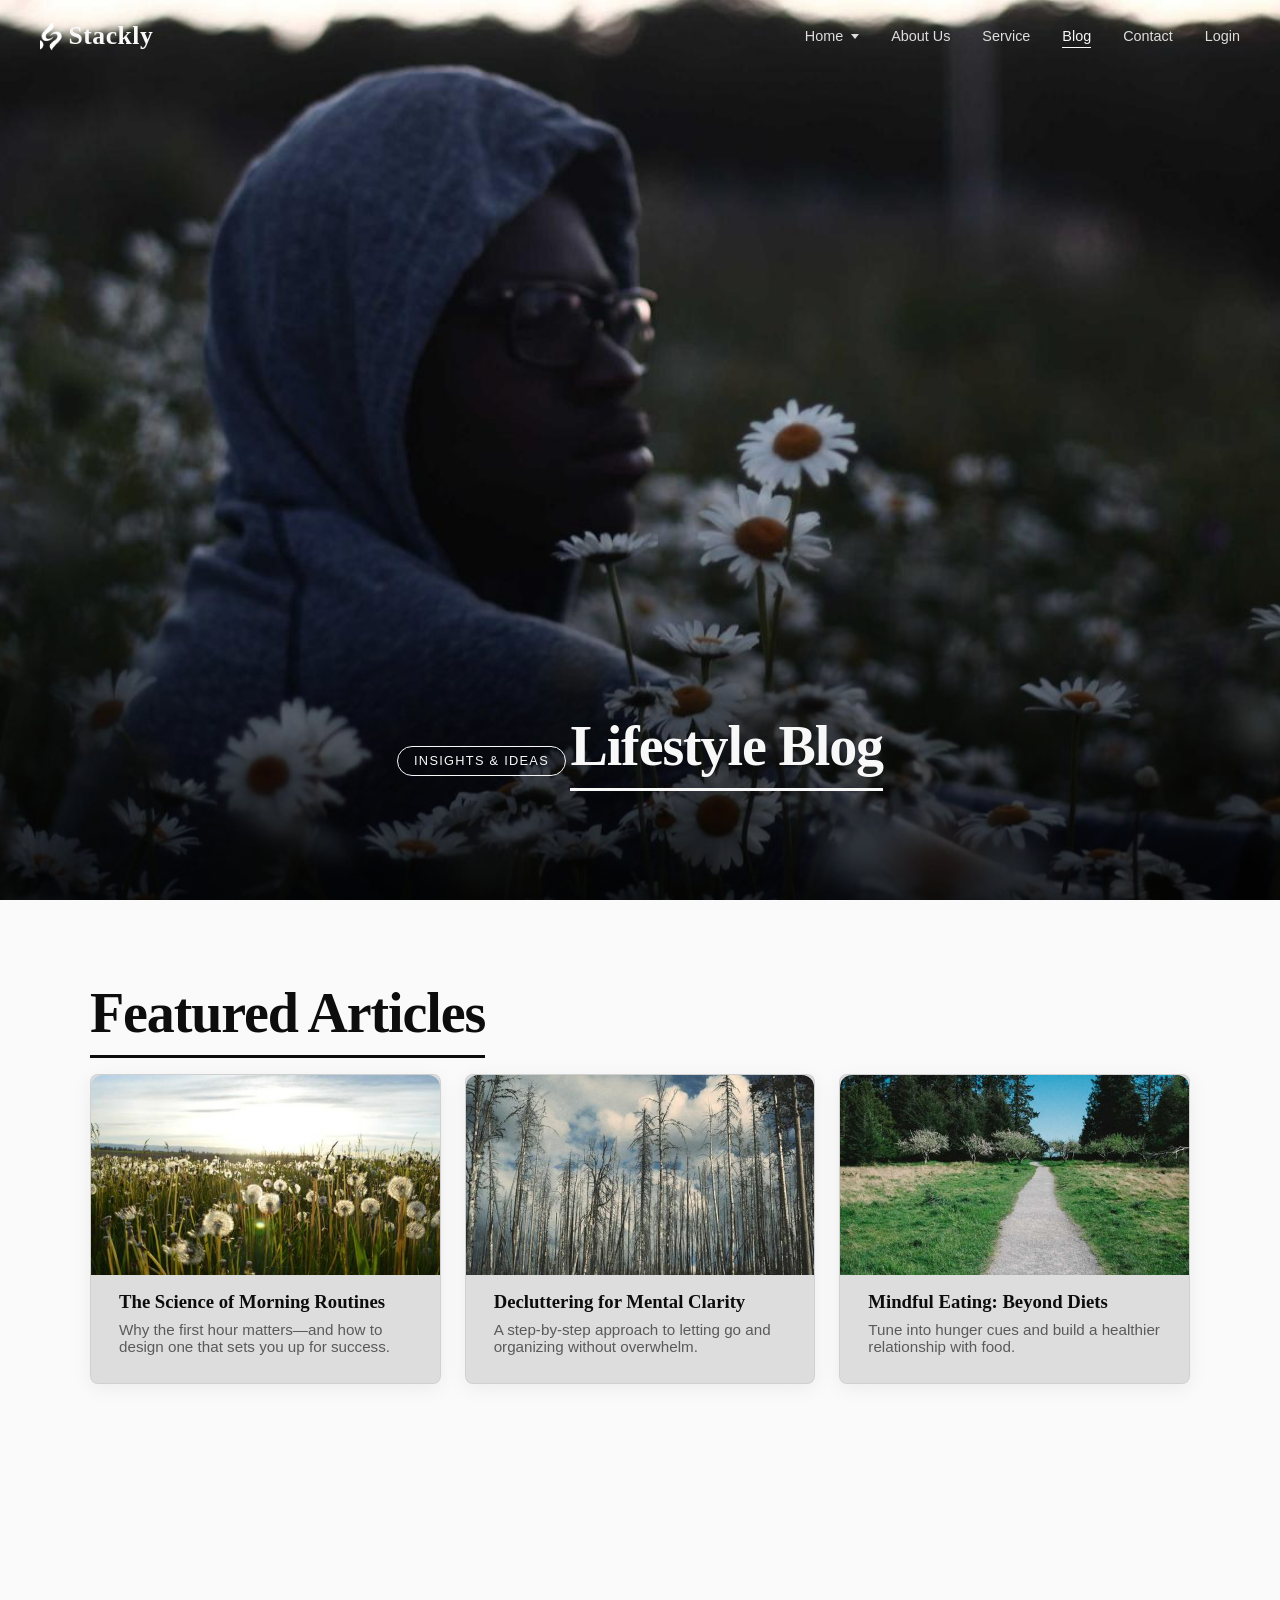
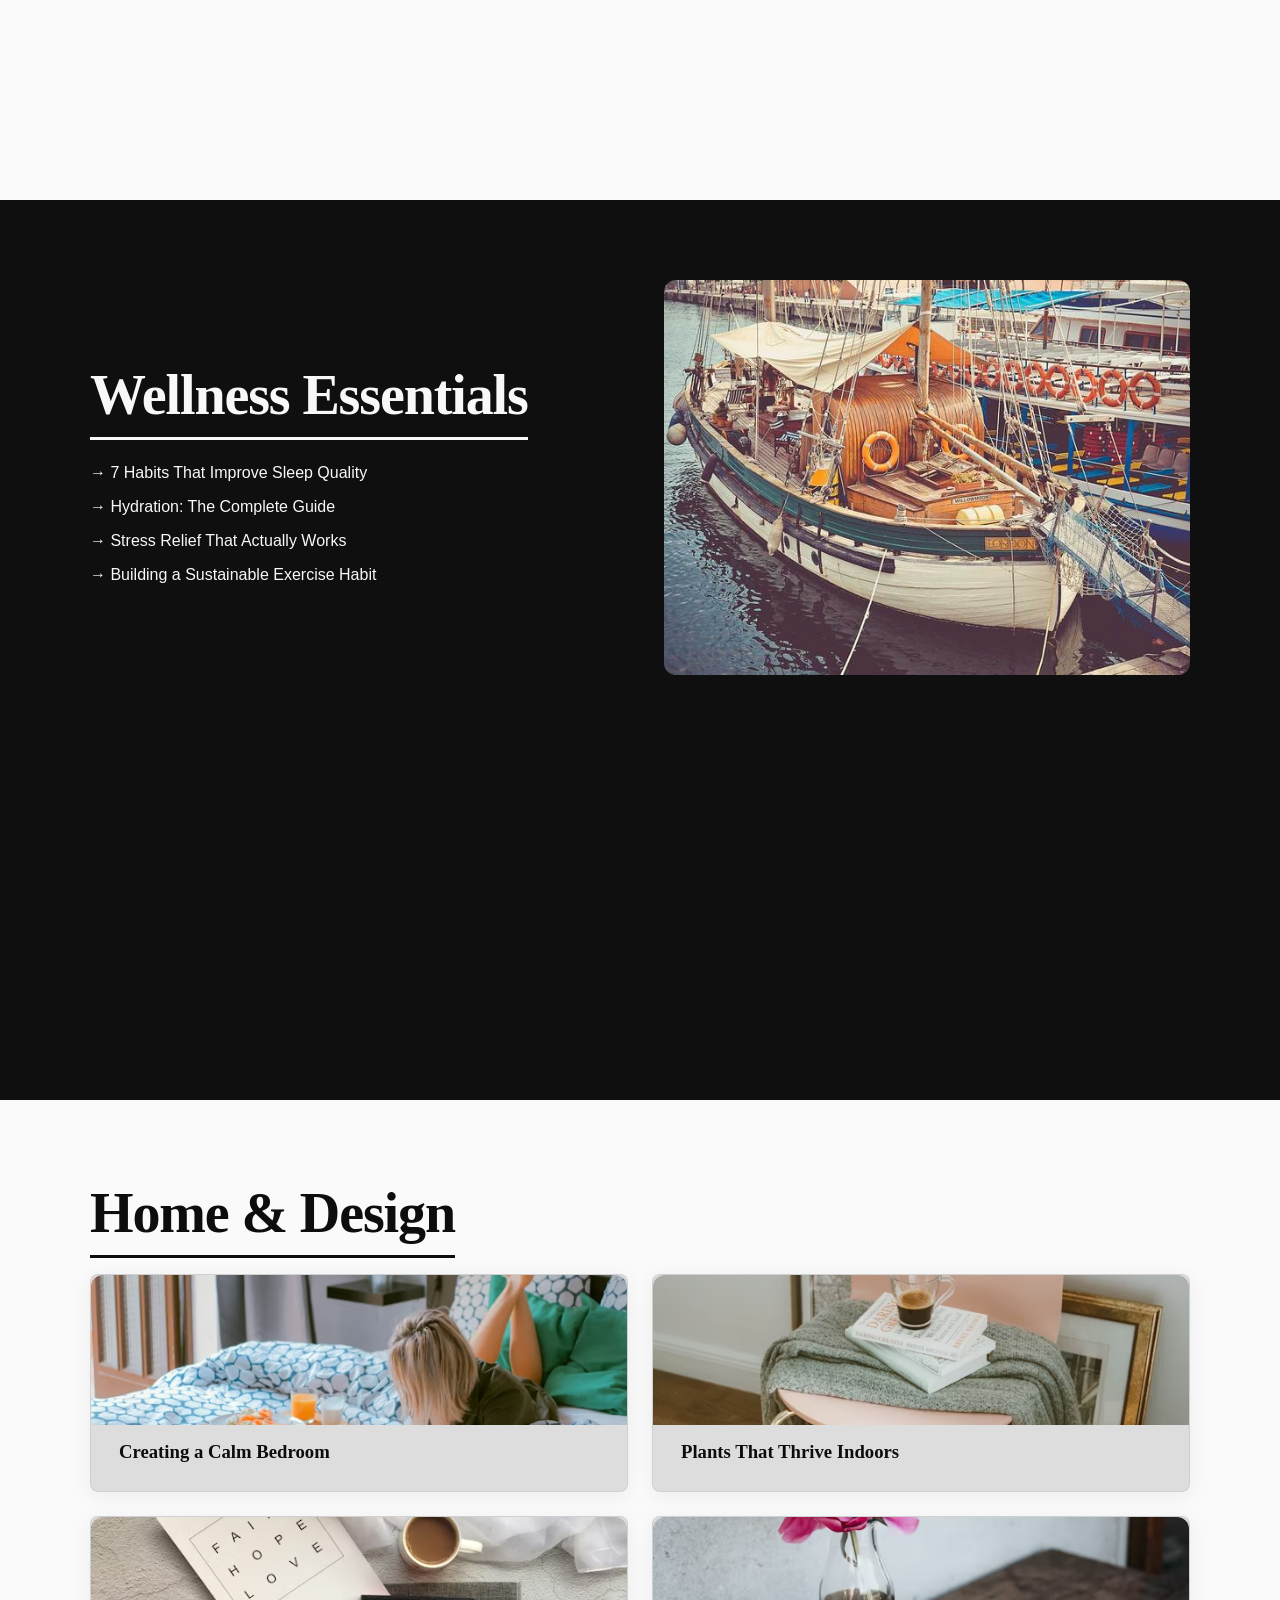
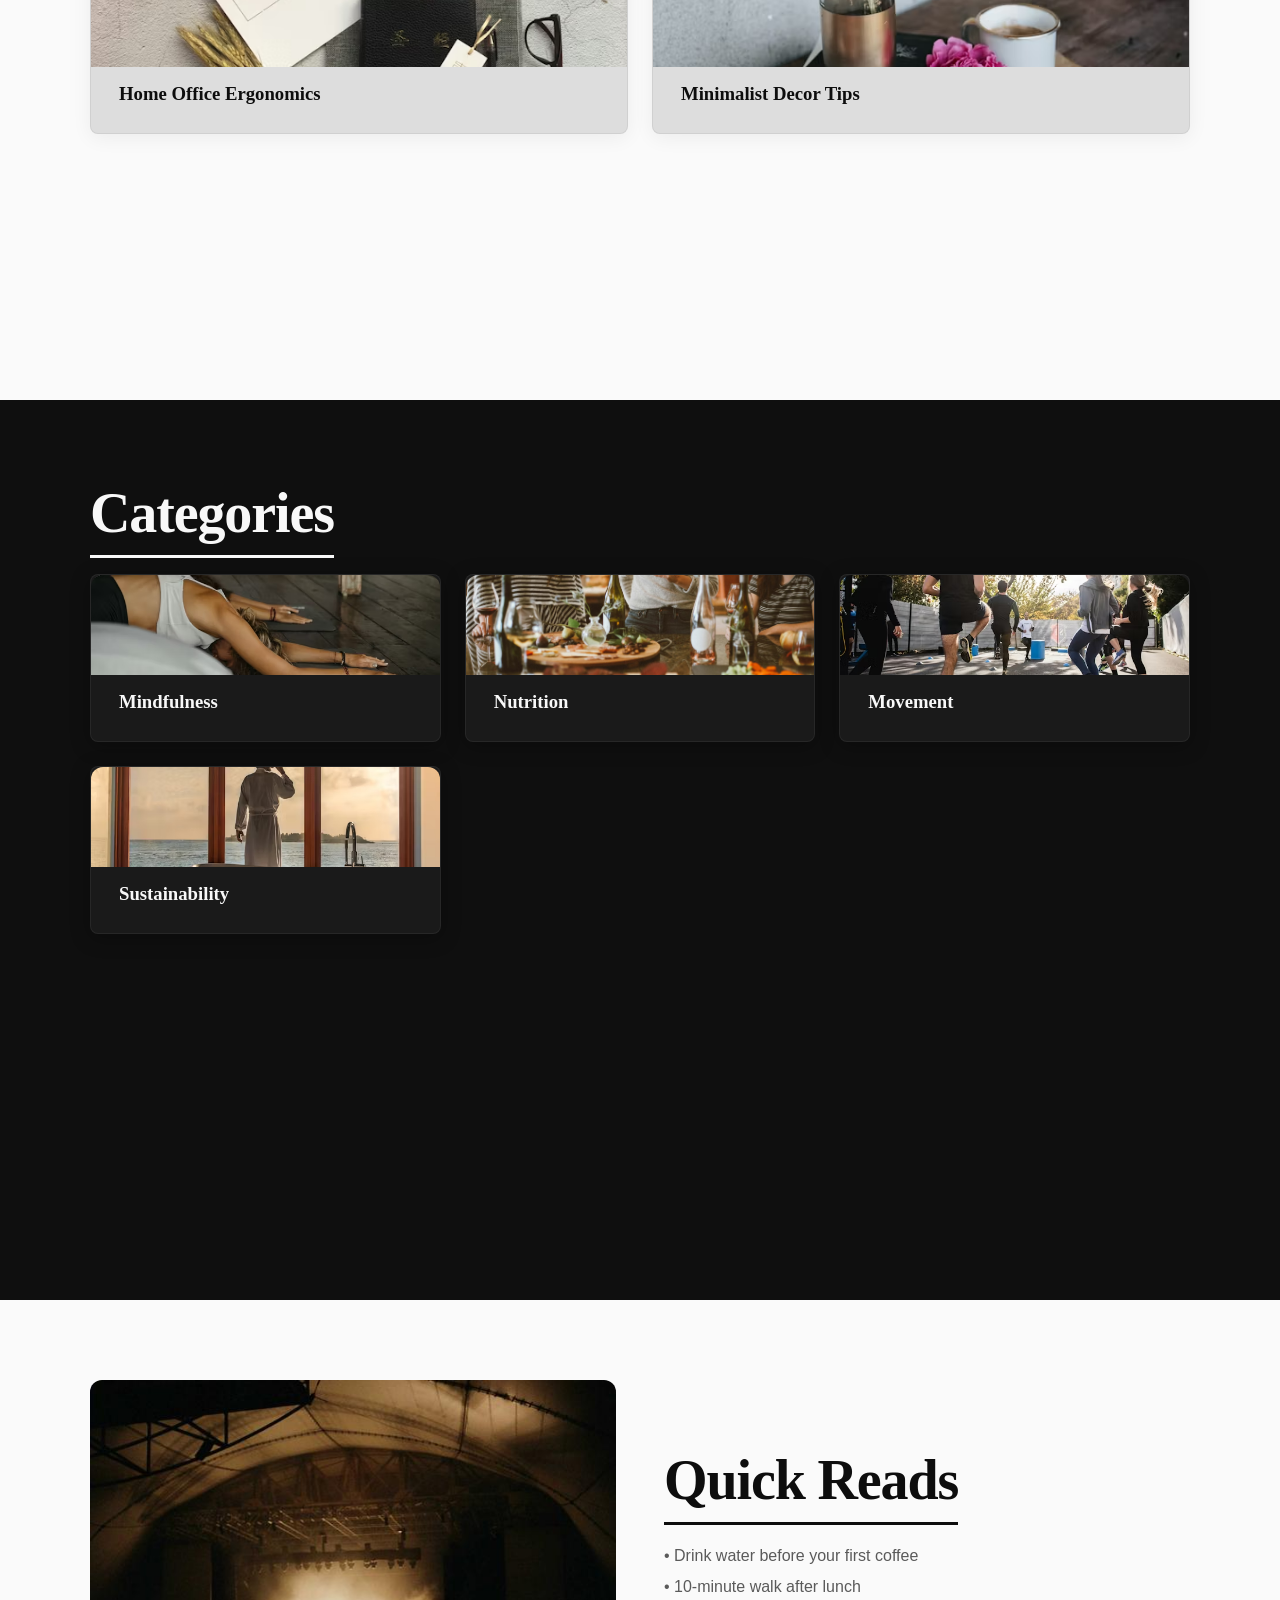
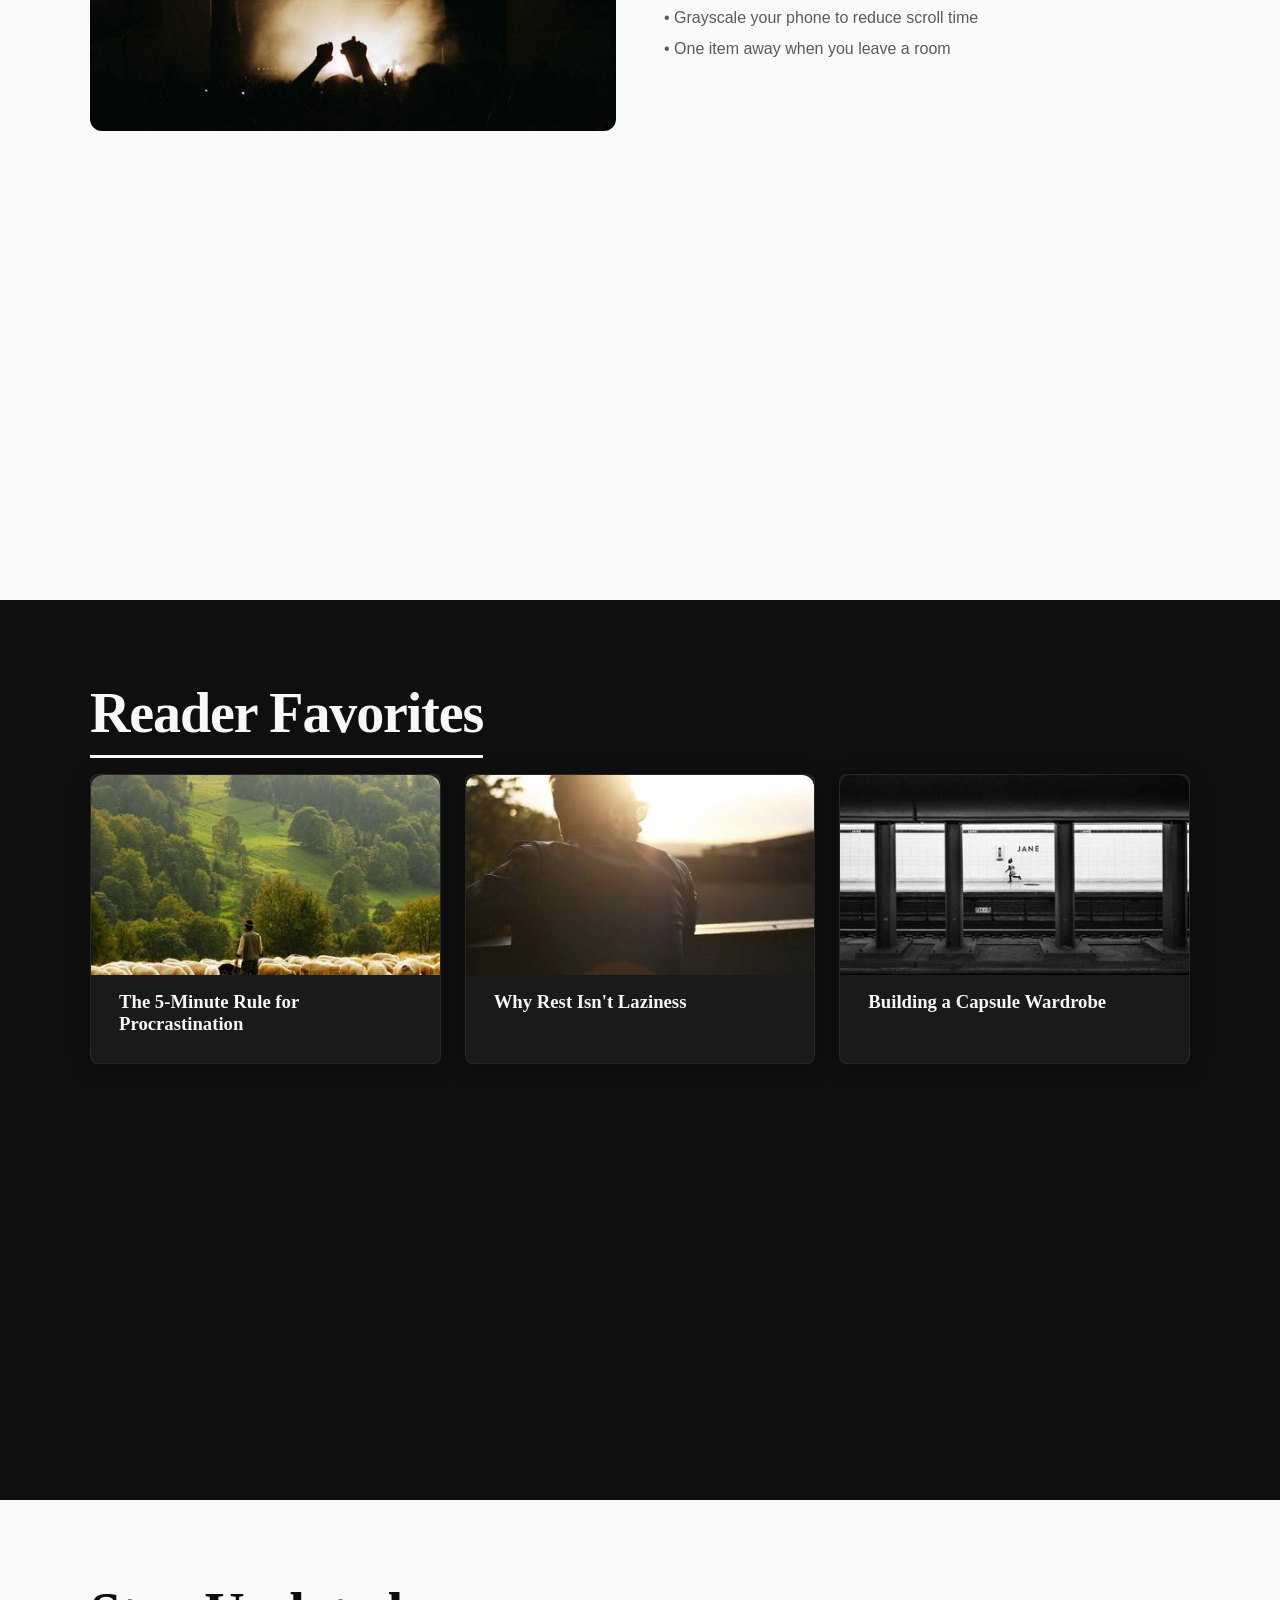
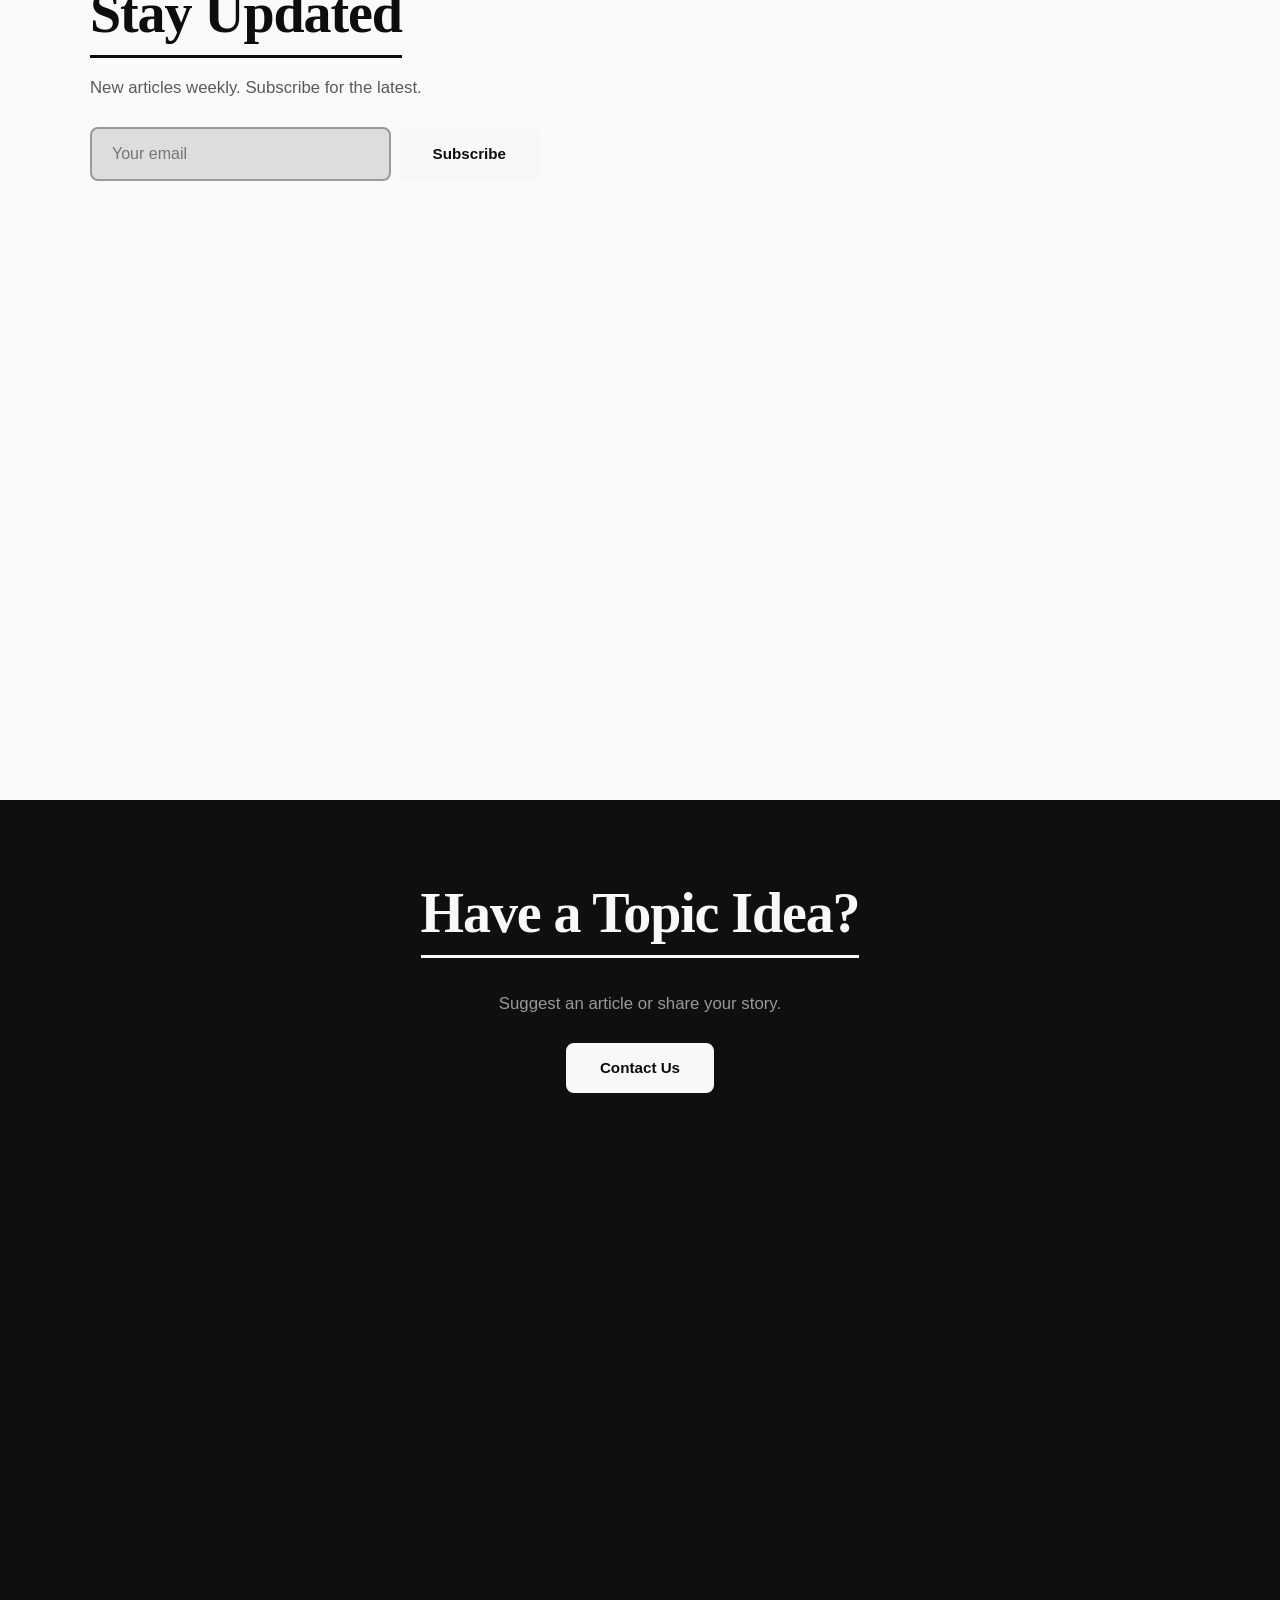
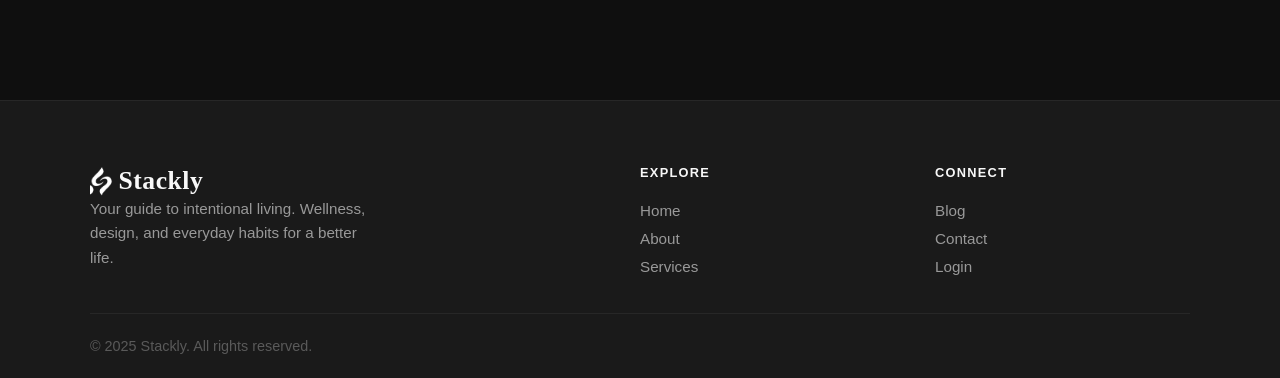
<file: blog.html>
<!DOCTYPE html>
<html lang="en">
<head>
  <meta charset="UTF-8">
  <meta name="viewport" content="width=device-width, initial-scale=1.0">
  <title>Stackly</title>
  <link rel="stylesheet" href="css/styles.css">
</head>
<body class="page-blog">
  <nav class="nav-wrapper">
    <div class="nav-container">
      <div class="logo-combo">
        <img src="assets/logo.png" alt="Stackly logo" class="logo-img-white">
        <span class="logo-text">Stackly</span>
      </div>
      <ul class="nav-links">
        <li class="nav-dropdown">
          <a href="index.html" class="dropdown-trigger">Home</a>
          <ul class="dropdown-menu">
            <li><a href="index.html">Home</a></li>
            <li><a href="home2.html">Home 2</a></li>
          </ul>
        </li>
        <li><a href="about-us.html">About Us</a></li>
        <li><a href="service.html">Service</a></li>
        <li><a href="blog.html">Blog</a></li>
        <li><a href="contact.html">Contact</a></li>
        <li><a href="login.html">Login</a></li>
      </ul>
      <div class="menu-toggle"><span></span><span></span><span></span></div>
    </div>
  </nav>

  <main>
    <section class="section-dark page-hero">
      <div class="hero-full">
        <div class="hero-bg img-overlay">
          <img src="assets/l1.jpg" alt="Blog - Replace with your image">
        </div>
        <div class="container hero-content">
          <span class="badge reveal">Insights & Ideas</span>
          <h1 class="section-title reveal">Lifestyle Blog</h1>
          <p class="section-subtitle reveal" style="max-width: 500px;">Articles, guides, and inspiration for intentional living.</p>
        </div>
      </div>
    </section>

    <section class="section-light">
      <div class="container reveal">
        <h2 class="section-title">Featured Articles</h2>
        <div class="grid stagger">
          <article class="card">
            <div class="card-img"><img src="assets/l2.jpg" alt="Morning routines - Replace with your image"></div>
            <h3 style="font-family: var(--font-display); margin-bottom: 0.5rem;">The Science of Morning Routines</h3>
            <p style="color: var(--gray-600); font-size: 0.95rem;">Why the first hour matters—and how to design one that sets you up for success.</p>
          </article>
          <article class="card">
            <div class="card-img"><img src="assets/l3.jpg" alt="Decluttering - Replace with your image"></div>
            <h3 style="font-family: var(--font-display); margin-bottom: 0.5rem;">Decluttering for Mental Clarity</h3>
            <p style="color: var(--gray-600); font-size: 0.95rem;">A step-by-step approach to letting go and organizing without overwhelm.</p>
          </article>
          <article class="card">
            <div class="card-img"><img src="assets/l4.jpg" alt="Mindful eating - Replace with your image"></div>
            <h3 style="font-family: var(--font-display); margin-bottom: 0.5rem;">Mindful Eating: Beyond Diets</h3>
            <p style="color: var(--gray-600); font-size: 0.95rem;">Tune into hunger cues and build a healthier relationship with food.</p>
          </article>
        </div>
      </div>
    </section>

    <section class="section-dark">
      <div class="container split-img-right">
        <div class="reveal-left">
          <h2 class="section-title">Wellness Essentials</h2>
          <ul style="list-style: none;">
            <li style="padding: 0.5rem 0; color: var(--gray-300);">→ 7 Habits That Improve Sleep Quality</li>
            <li style="padding: 0.5rem 0; color: var(--gray-300);">→ Hydration: The Complete Guide</li>
            <li style="padding: 0.5rem 0; color: var(--gray-300);">→ Stress Relief That Actually Works</li>
            <li style="padding: 0.5rem 0; color: var(--gray-300);">→ Building a Sustainable Exercise Habit</li>
          </ul>
        </div>
        <div class="img-wrap reveal-right" style="aspect-ratio: 4/3;">
          <img src="assets/l5.jpg" alt="Wellness - Replace with your image">
        </div>
      </div>
    </section>

    <section class="section-light">
      <div class="container reveal">
        <h2 class="section-title">Home & Design</h2>
        <div class="masonry">
          <div class="card masonry-item reveal-scale">
            <div class="card-img" style="height: 150px;"><img src="assets/l6.avif" alt="Bedroom - Replace with your image"></div>
            <h3 style="font-family: var(--font-display); margin-top: 0.5rem;">Creating a Calm Bedroom</h3>
          </div>
          <div class="card masonry-item reveal-scale">
            <div class="card-img" style="height: 150px;"><img src="assets/l7.avif" alt="Office - Replace with your image"></div>
            <h3 style="font-family: var(--font-display); margin-top: 0.5rem;">Home Office Ergonomics</h3>
          </div>
          <div class="card masonry-item reveal-scale">
            <div class="card-img" style="height: 150px;"><img src="assets/l8.avif" alt="Plants - Replace with your image"></div>
            <h3 style="font-family: var(--font-display); margin-top: 0.5rem;">Plants That Thrive Indoors</h3>
          </div>
          <div class="card masonry-item reveal-scale">
            <div class="card-img" style="height: 150px;"><img src="assets/l9.avif" alt="Decor - Replace with your image"></div>
            <h3 style="font-family: var(--font-display); margin-top: 0.5rem;">Minimalist Decor Tips</h3>
          </div>
        </div>
      </div>
    </section>

    <section class="section-dark">
      <div class="container reveal">
        <h2 class="section-title">Categories</h2>
        <div class="grid stagger">
          <div class="card reveal-scale"><div class="card-img" style="height: 100px;"><img src="assets/l10.avif" alt="Mindfulness"></div><h3 style="font-family: var(--font-display); margin-top: 0.5rem;">Mindfulness</h3></div>
          <div class="card reveal-scale"><div class="card-img" style="height: 100px;"><img src="assets/l11.avif" alt="Nutrition"></div><h3 style="font-family: var(--font-display); margin-top: 0.5rem;">Nutrition</h3></div>
          <div class="card reveal-scale"><div class="card-img" style="height: 100px;"><img src="assets/l12.avif" alt="Movement"></div><h3 style="font-family: var(--font-display); margin-top: 0.5rem;">Movement</h3></div>
          <div class="card reveal-scale"><div class="card-img" style="height: 100px;"><img src="assets/l13.avif" alt="Sustainability"></div><h3 style="font-family: var(--font-display); margin-top: 0.5rem;">Sustainability</h3></div>
        </div>
      </div>
    </section>

    <section class="section-light">
      <div class="container split-img-left">
        <div class="img-wrap reveal-left" style="aspect-ratio: 3/2;">
          <img src="assets/l14.jpg" alt="Quick reads - Replace with your image">
        </div>
        <div class="split-content reveal-right">
          <h2 class="section-title">Quick Reads</h2>
          <ul style="list-style: none; color: var(--gray-600);">
            <li style="padding: 0.4rem 0;">• Drink water before your first coffee</li>
            <li style="padding: 0.4rem 0;">• 10-minute walk after lunch</li>
            <li style="padding: 0.4rem 0;">• Grayscale your phone to reduce scroll time</li>
            <li style="padding: 0.4rem 0;">• One item away when you leave a room</li>
          </ul>
        </div>
      </div>
    </section>

    <section class="section-dark">
      <div class="container reveal">
        <h2 class="section-title">Reader Favorites</h2>
        <div class="grid stagger">
          <div class="card">
            <div class="card-img"><img src="assets/l15.jpg" alt="Procrastination - Replace with your image"></div>
            <h3 style="font-family: var(--font-display); margin-top: 0.5rem;">The 5-Minute Rule for Procrastination</h3>
          </div>
          <div class="card">
            <div class="card-img"><img src="assets/l16.jpg" alt="Rest - Replace with your image"></div>
            <h3 style="font-family: var(--font-display); margin-top: 0.5rem;">Why Rest Isn't Laziness</h3>
          </div>
          <div class="card">
            <div class="card-img"><img src="assets/l17.jpg" alt="Wardrobe - Replace with your image"></div>
            <h3 style="font-family: var(--font-display); margin-top: 0.5rem;">Building a Capsule Wardrobe</h3>
          </div>
        </div>
      </div>
    </section>

    <section class="section-light">
      <div class="container reveal">
        <h2 class="section-title">Stay Updated</h2>
        <p class="section-subtitle" style="margin-bottom: 1.5rem;">New articles weekly. Subscribe for the latest.</p>
        <form style="max-width: 450px; display: flex; gap: 0.5rem; flex-wrap: wrap;">
          <input type="email" placeholder="Your email" style="flex: 1; min-width: 200px;">
          <button type="submit" class="btn btn-primary">Subscribe</button>
        </form>
      </div>
    </section>

    <section class="section-dark">
      <div class="container reveal" style="text-align: center;">
        <h2 class="section-title">Have a Topic Idea?</h2>
        <p class="section-subtitle" style="margin: 1rem auto 1.5rem;">Suggest an article or share your story.</p>
        <a href="contact.html" class="btn btn-primary anim-float">Contact Us</a>
      </div>
    </section>
  </main>

  <footer>
    <div class="footer-grid">
      <div class="footer-brand"><div class="logo-combo"><img src="assets/logo.png" alt="Stackly logo" class="logo-img-white"><span class="logo-text">Stackly</span></div><p>Your guide to intentional living. Wellness, design, and everyday habits for a better life.</p></div>
      <div class="footer-links"><h4>Explore</h4><ul><li><a href="index.html">Home</a></li><li><a href="about-us.html">About</a></li><li><a href="service.html">Services</a></li></ul></div>
      <div class="footer-links"><h4>Connect</h4><ul><li><a href="blog.html">Blog</a></li><li><a href="contact.html">Contact</a></li><li><a href="login.html">Login</a></li></ul></div>
    </div>
    <div class="footer-bottom">&copy; 2025 Stackly. All rights reserved.</div>
  </footer>
  <script src="js/main.js"></script>
</body>
</html>
</file>
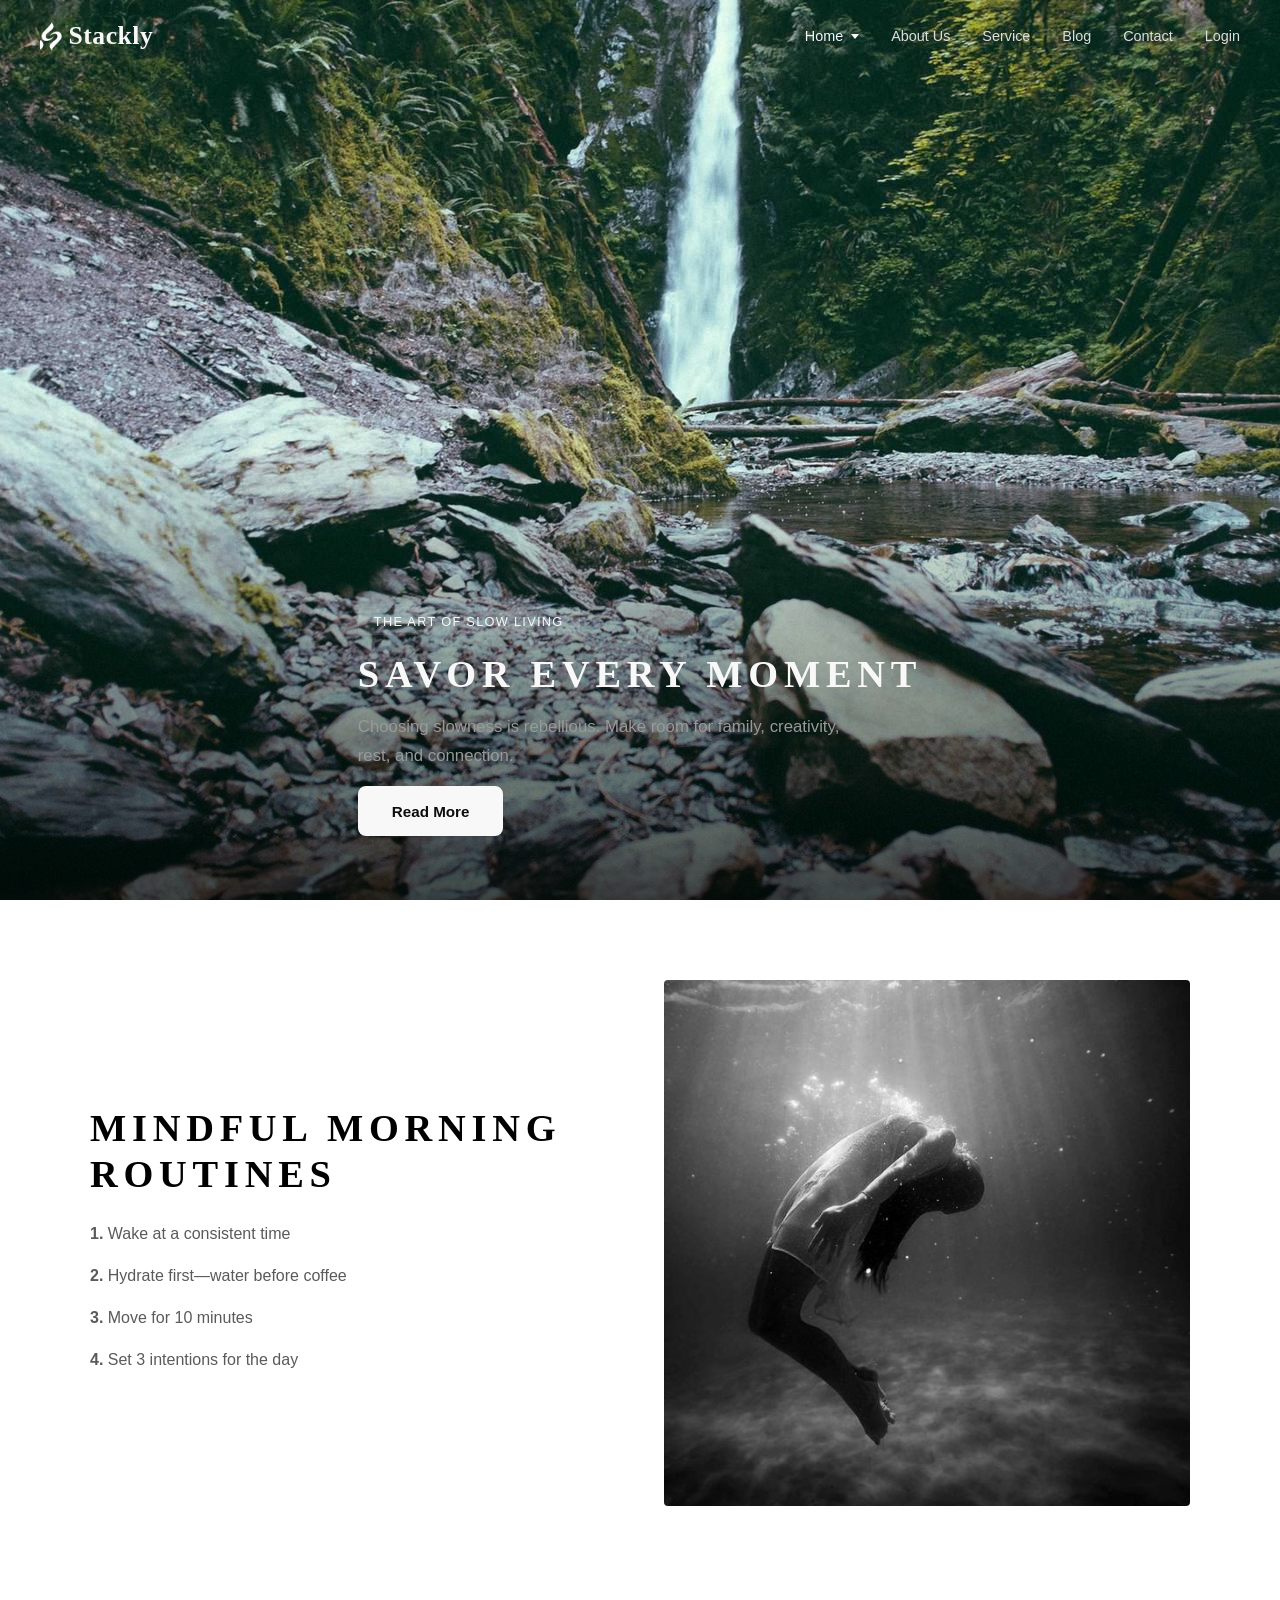
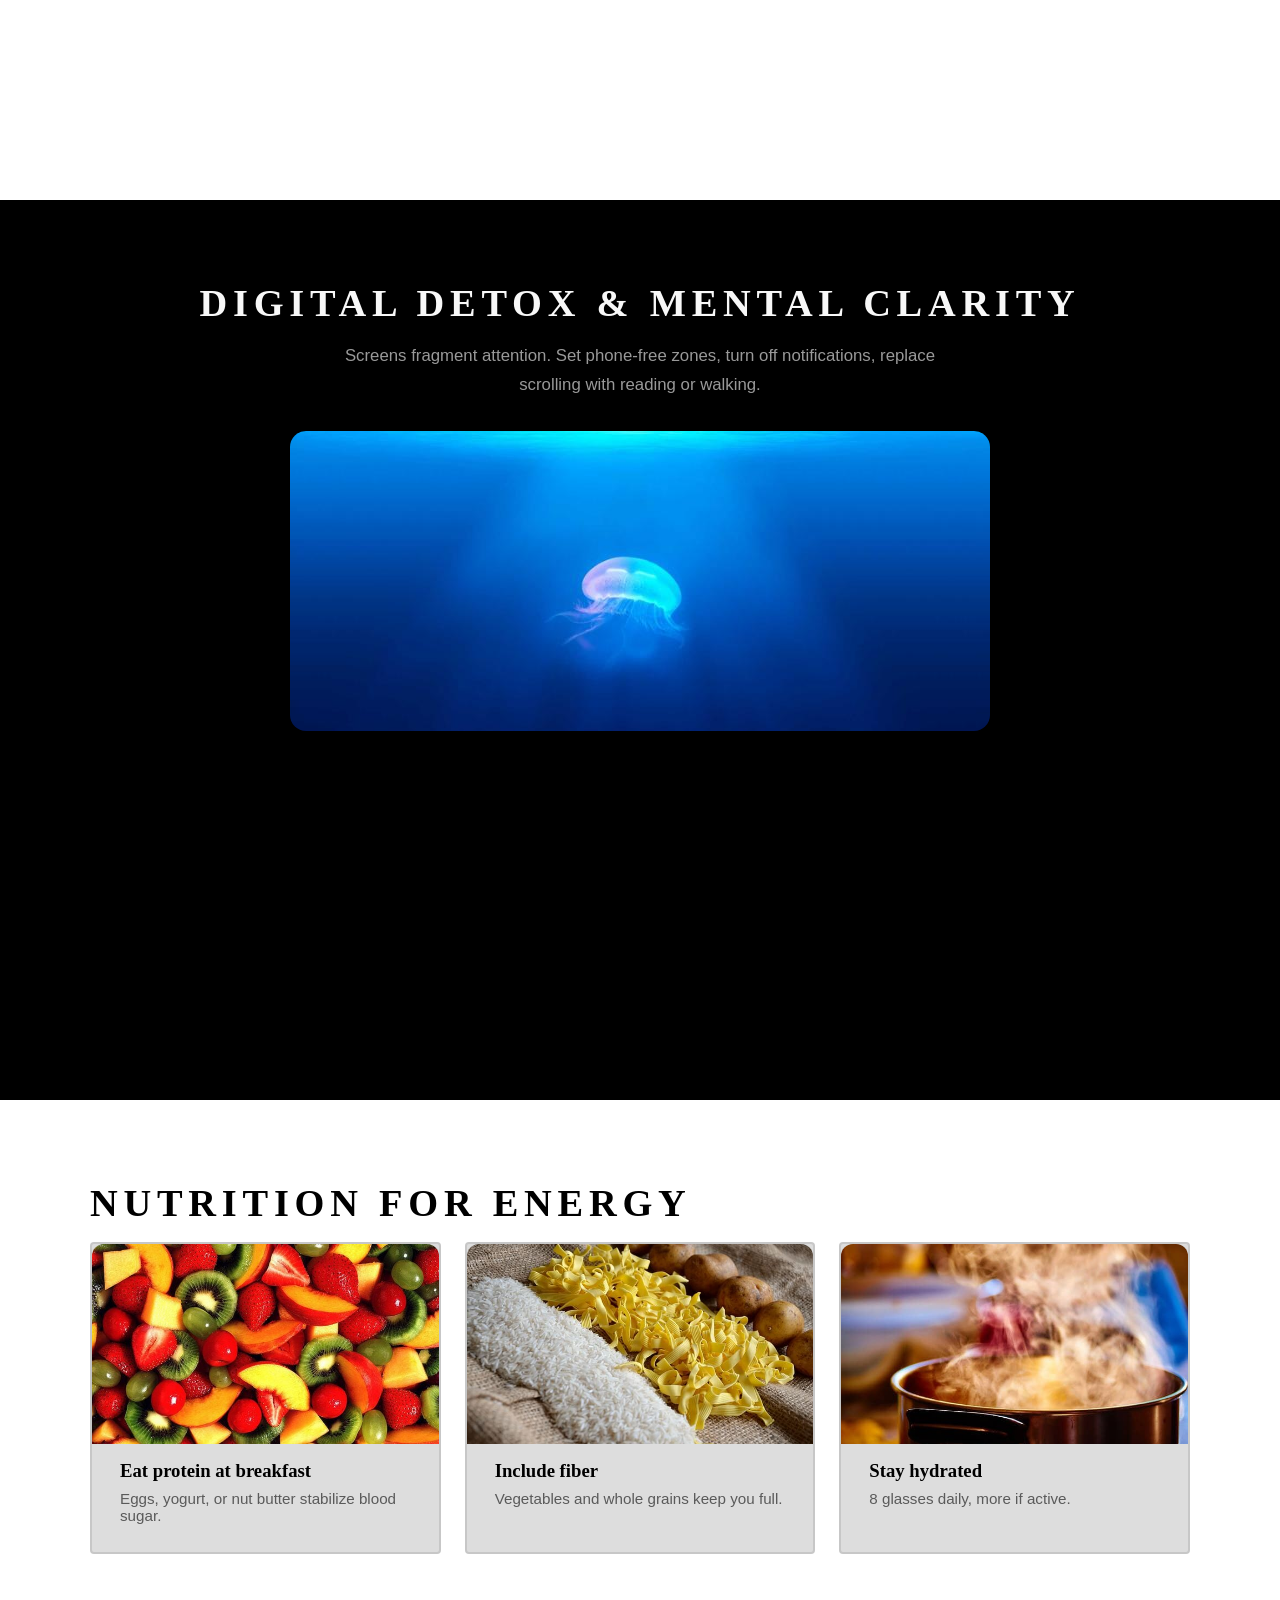
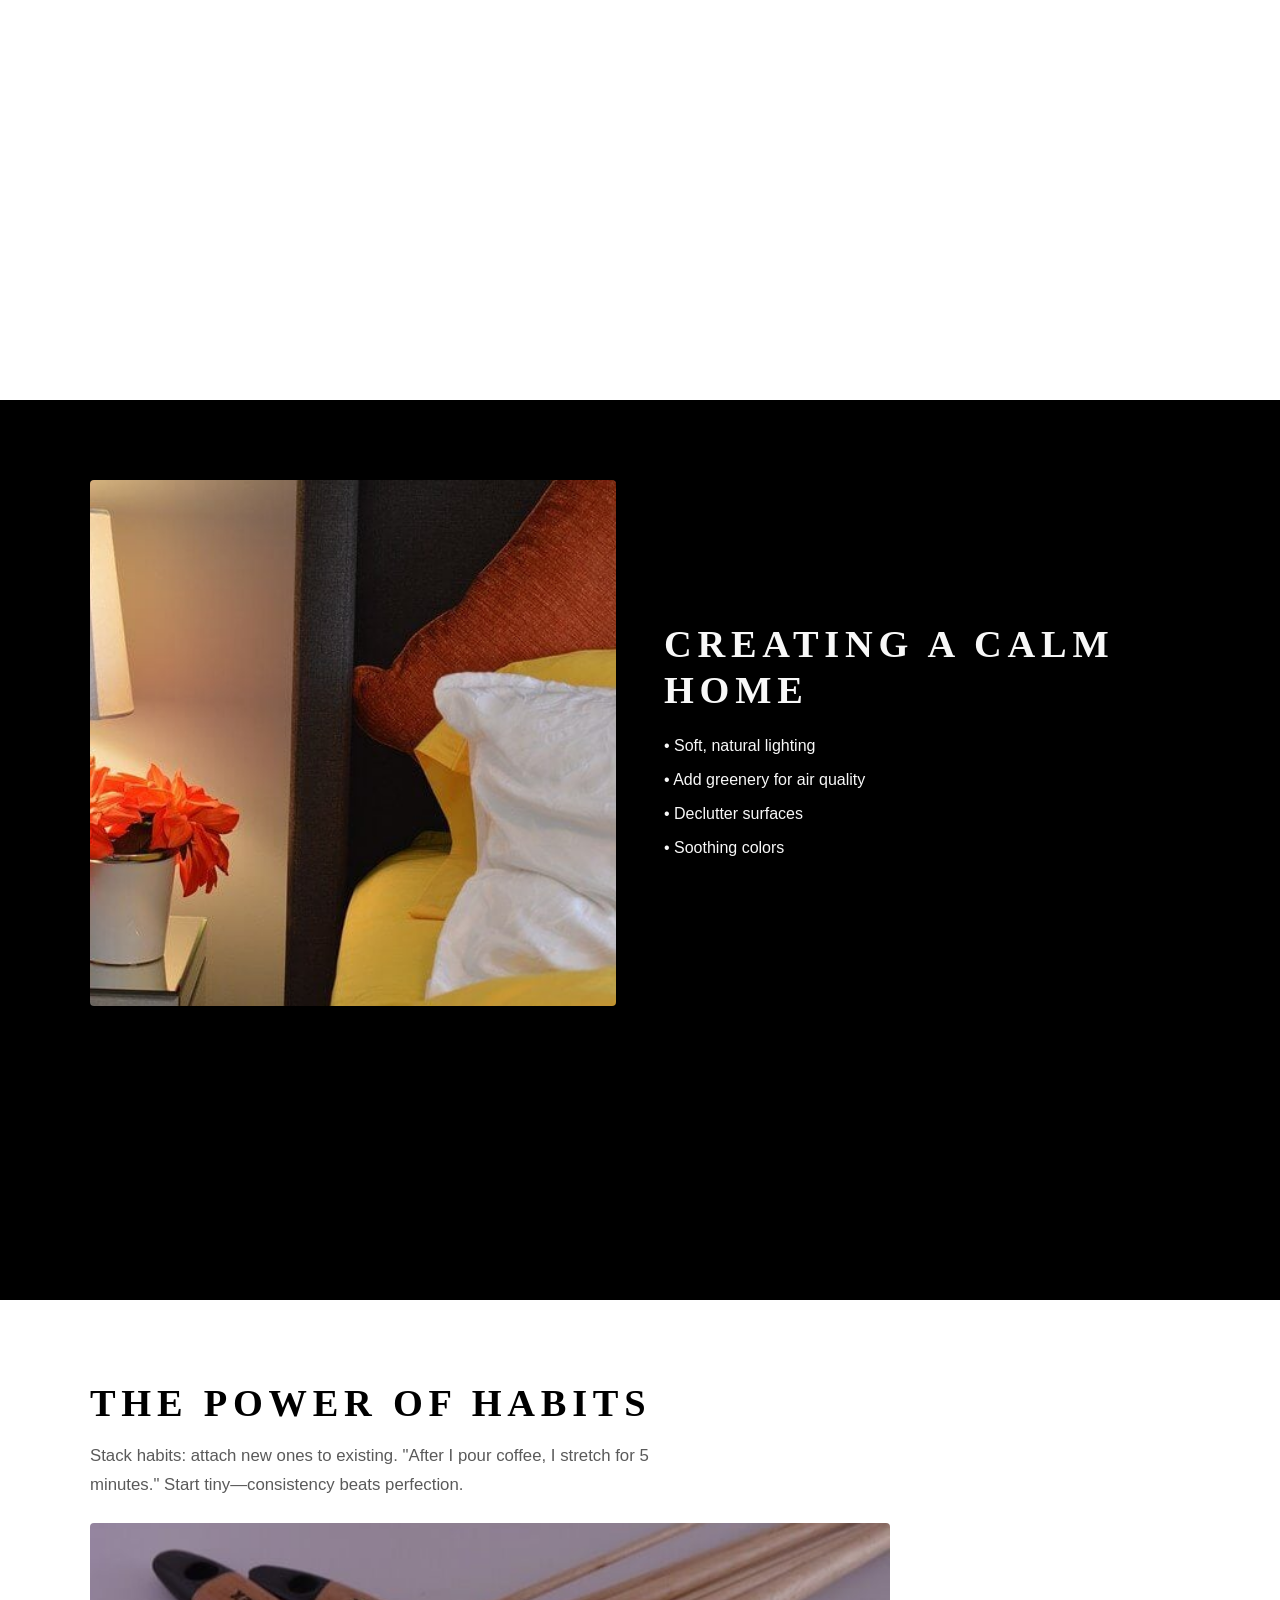
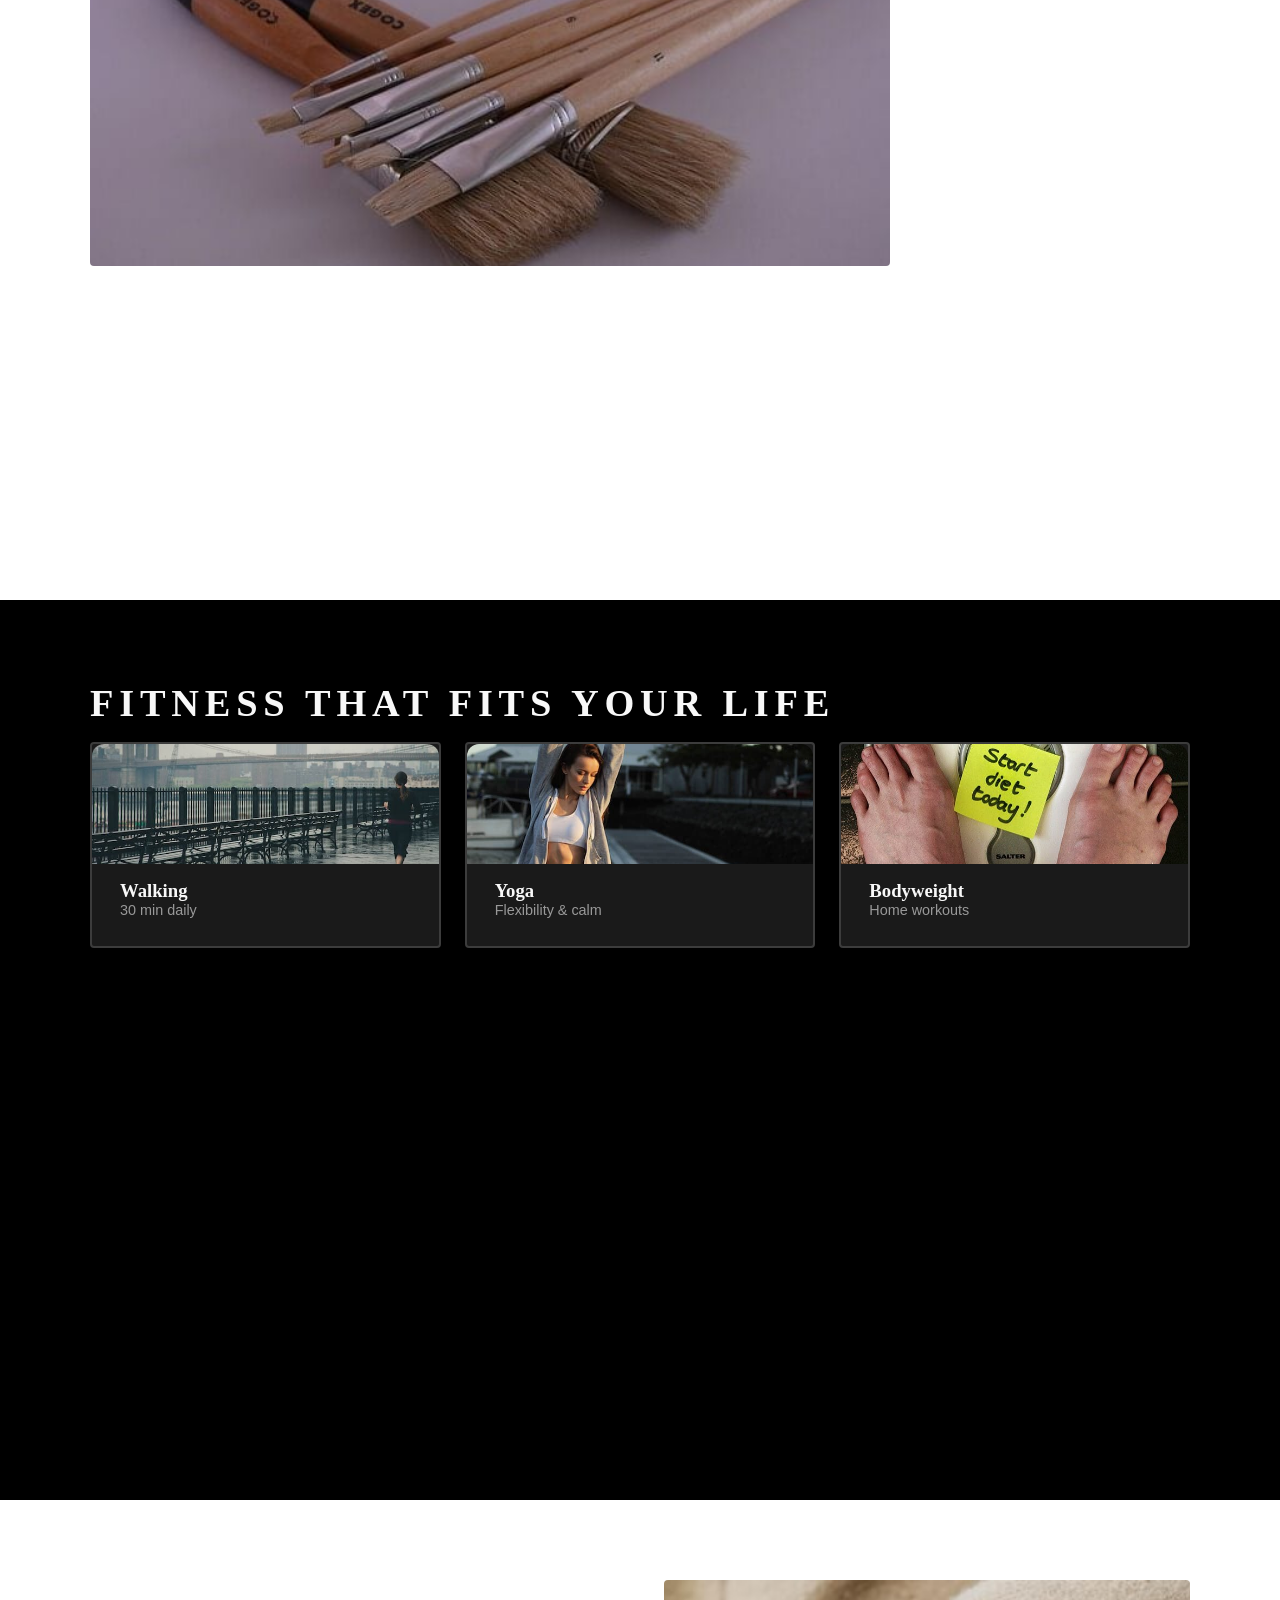
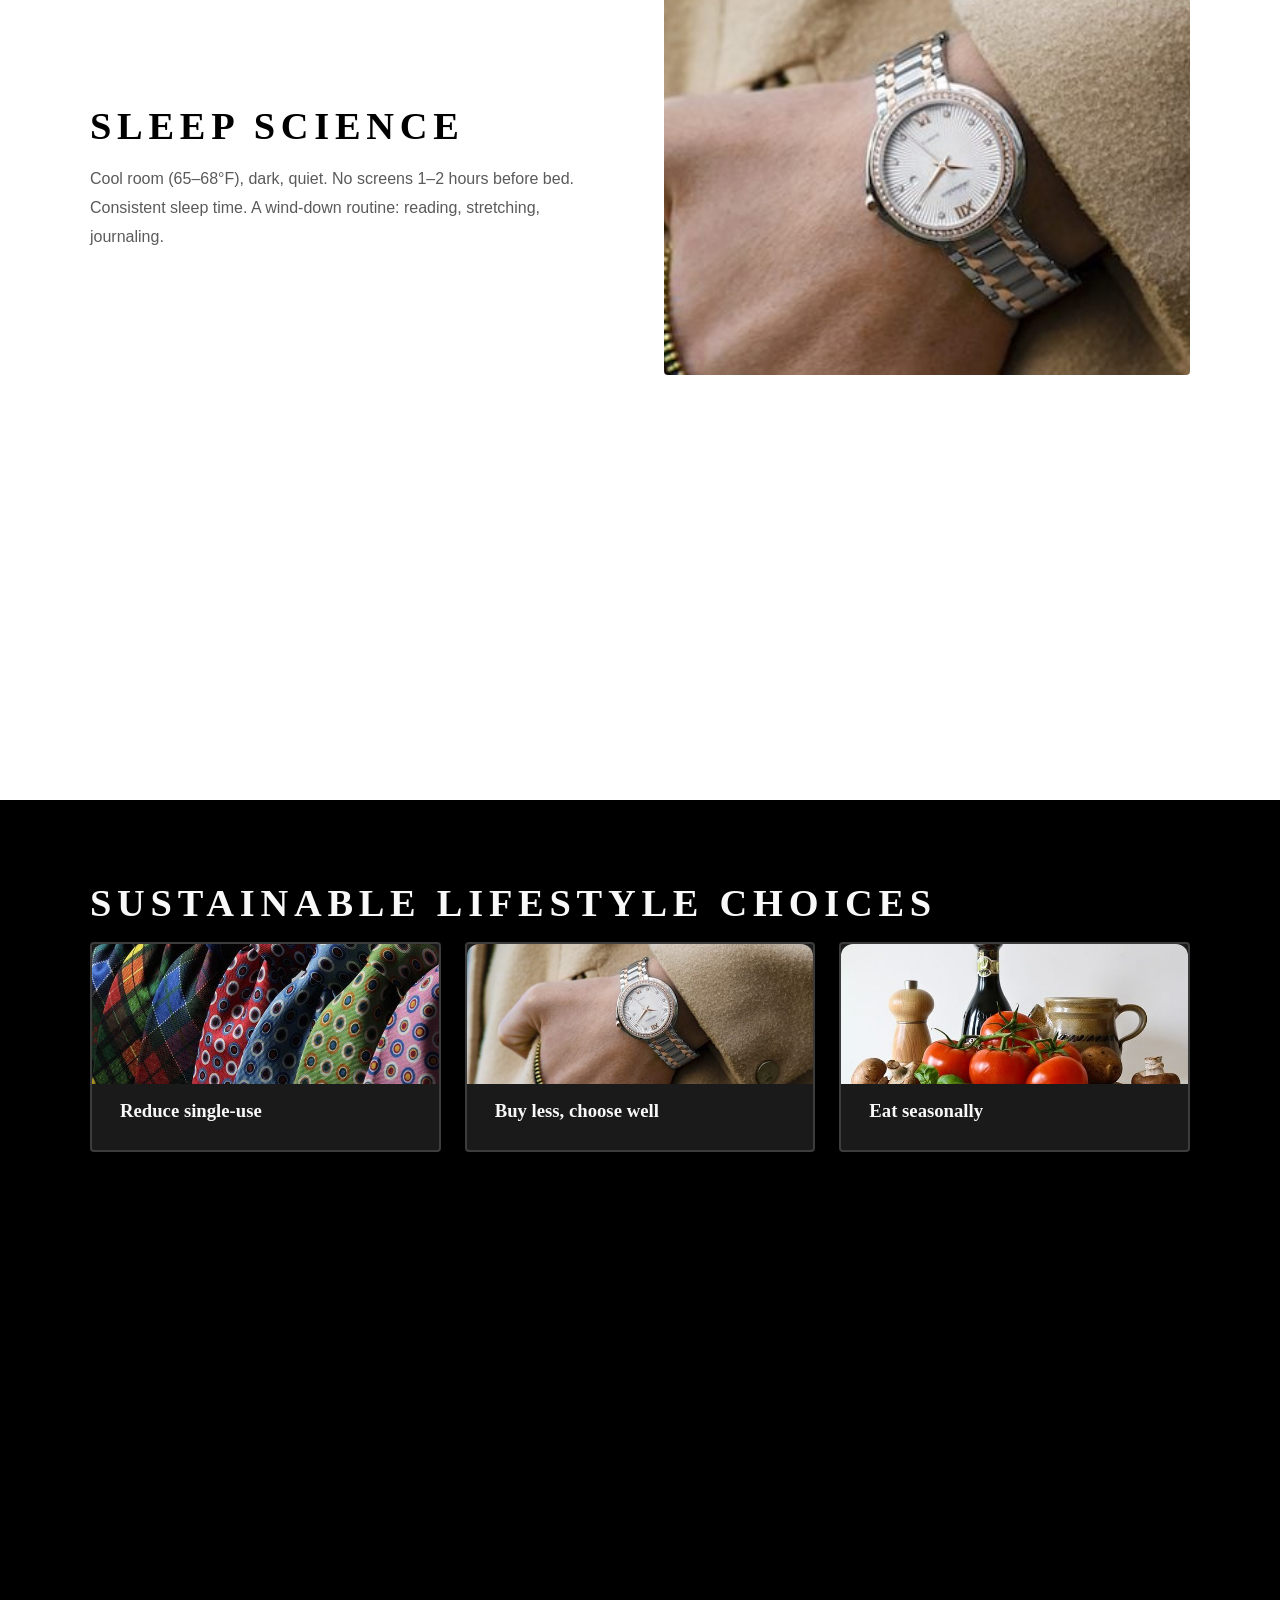
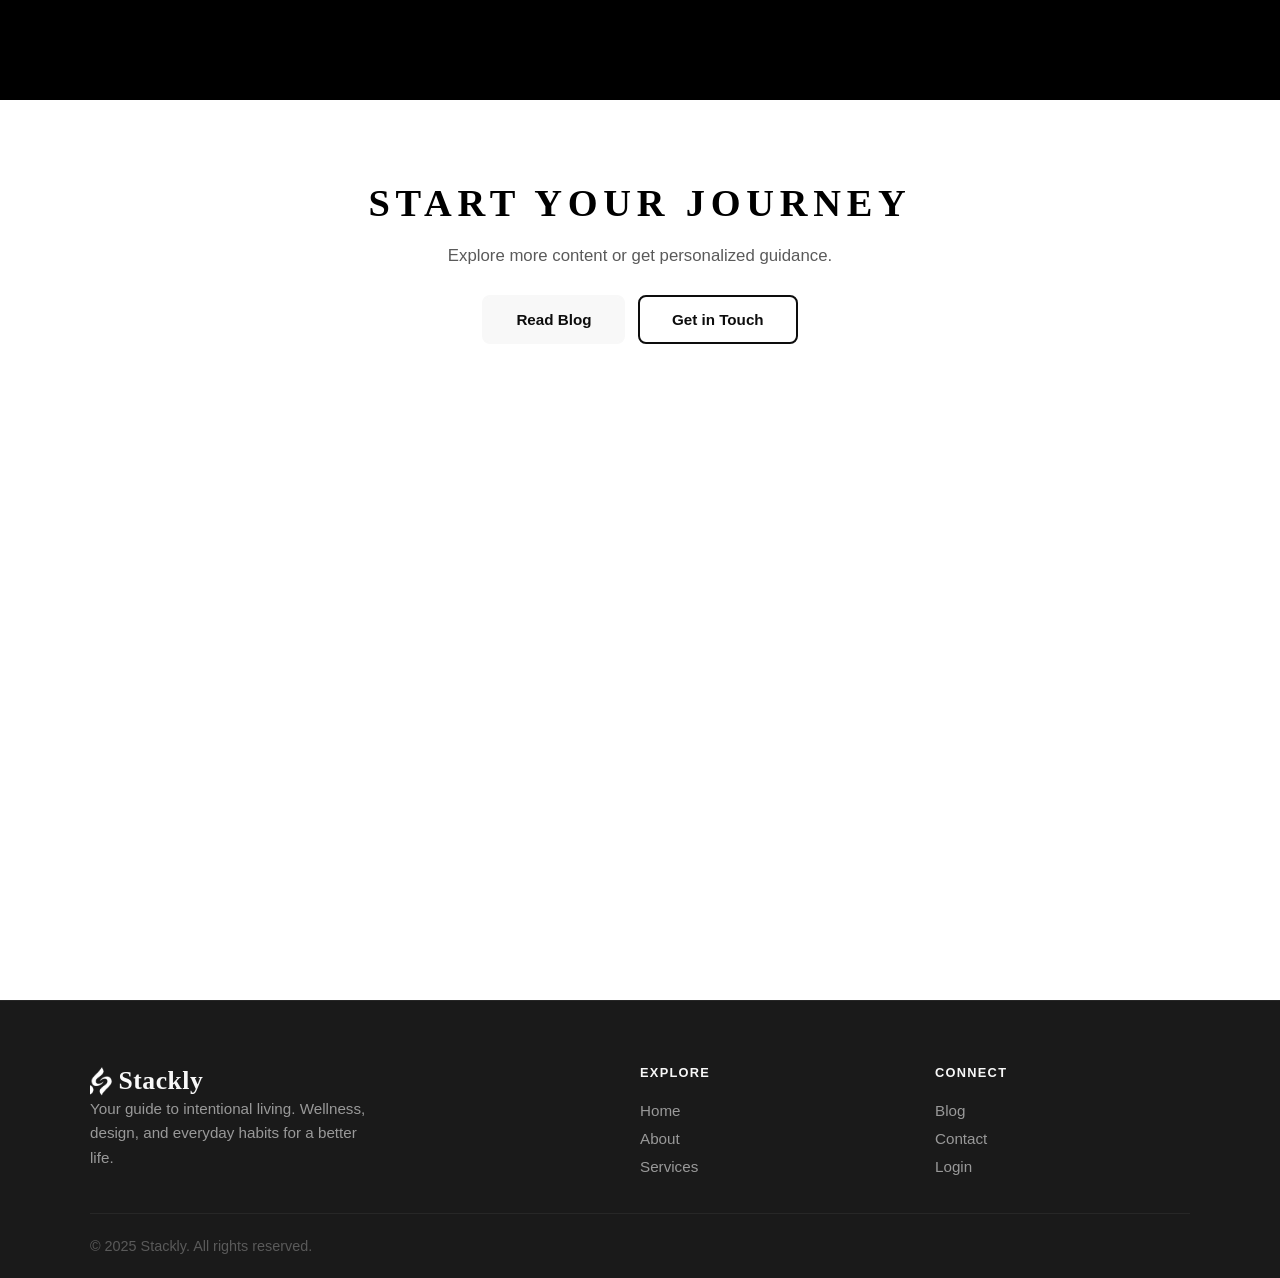
<file: home2.html>
<!DOCTYPE html>
<html lang="en">
<head>
  <meta charset="UTF-8">
  <meta name="viewport" content="width=device-width, initial-scale=1.0">
  <title>Stackly</title>
  <link rel="stylesheet" href="css/styles.css">
</head>
<body class="page-home2">
  <nav class="nav-wrapper">
    <div class="nav-container">
      <div class="logo-combo">
        <img src="assets/logo.png" alt="Stackly logo" class="logo-img-white">
        <span class="logo-text">Stackly</span>
      </div>
      <ul class="nav-links">
        <li class="nav-dropdown">
          <a href="index.html" class="dropdown-trigger">Home</a>
          <ul class="dropdown-menu">
           
            <li><a href="index.html">Home 2</a></li>
          </ul>
        </li>
        <li><a href="about-us.html">About Us</a></li>
        <li><a href="service.html">Service</a></li>
        <li><a href="blog.html">Blog</a></li>
        <li><a href="contact.html">Contact</a></li>
        <li><a href="login.html">Login</a></li>
      </ul>
      <div class="menu-toggle"><span></span><span></span><span></span></div>
    </div>
  </nav>

  <main>
    <section class="section-dark page-hero">
      <div class="hero-full">
        <div class="hero-bg img-overlay">
          <img src="assets/hme2-1.jpg" alt="Slow living - Replace with your image">
        </div>
        <div class="container hero-content">
          <span class="badge reveal">The Art of Slow Living</span>
          <h1 class="section-title reveal">Savor Every Moment</h1>
          <p class="section-subtitle reveal" style="max-width: 500px;">Choosing slowness is rebellious. Make room for family, creativity, rest, and connection.</p>
          <a href="blog.html" class="btn btn-primary reveal anim-float" style="margin-top: 1rem;">Read More</a>
        </div>
      </div>
    </section>

    <section class="section-light">
      <div class="container split-img-right">
        <div class="reveal-left">
          <h2 class="section-title">Mindful Morning Routines</h2>
          <ol style="list-style: none; counter-reset: n;">
            <li style="padding: 0.75rem 0; color: var(--gray-600);"><strong>1.</strong> Wake at a consistent time</li>
            <li style="padding: 0.75rem 0; color: var(--gray-600);"><strong>2.</strong> Hydrate first—water before coffee</li>
            <li style="padding: 0.75rem 0; color: var(--gray-600);"><strong>3.</strong> Move for 10 minutes</li>
            <li style="padding: 0.75rem 0; color: var(--gray-600);"><strong>4.</strong> Set 3 intentions for the day</li>
          </ol>
        </div>
        <div class="img-wrap reveal-right" style="aspect-ratio: 1;">
          <img src="assets/h2.jpg" alt="Morning routine - Replace with your image">
        </div>
      </div>
    </section>

    <section class="section-dark">
      <div class="container reveal">
        <h2 class="section-title" style="text-align: center;">Digital Detox & Mental Clarity</h2>
        <p class="section-subtitle" style="margin: 1rem auto 2rem; text-align: center;">Screens fragment attention. Set phone-free zones, turn off notifications, replace scrolling with reading or walking.</p>
        <div class="img-wrap reveal-scale" style="max-width: 700px; margin: 0 auto; border-radius: 16px;">
          <img src="assets/h3.jpg" alt="Digital detox - Replace with your image" style="width: 100%; height: 300px; object-fit: cover;">
        </div>
      </div>
    </section>

    <section class="section-light">
      <div class="container reveal">
        <h2 class="section-title">Nutrition for Energy</h2>
        <div class="grid stagger">
          <div class="card">
            <div class="card-img"><img src="assets/h4.jpg" alt="Protein - Replace with your image"></div>
            <h3 style="font-family: var(--font-display); margin-bottom: 0.5rem;">Eat protein at breakfast</h3>
            <p style="color: var(--gray-600); font-size: 0.95rem;">Eggs, yogurt, or nut butter stabilize blood sugar.</p>
          </div>
          <div class="card">
            <div class="card-img"><img src="assets/h5.jpg" alt="Fiber - Replace with your image"></div>
            <h3 style="font-family: var(--font-display); margin-bottom: 0.5rem;">Include fiber</h3>
            <p style="color: var(--gray-600); font-size: 0.95rem;">Vegetables and whole grains keep you full.</p>
          </div>
          <div class="card">
            <div class="card-img"><img src="assets/h6.jpg" alt="Hydration - Replace with your image"></div>
            <h3 style="font-family: var(--font-display); margin-bottom: 0.5rem;">Stay hydrated</h3>
            <p style="color: var(--gray-600); font-size: 0.95rem;">8 glasses daily, more if active.</p>
          </div>
        </div>
      </div>
    </section>

    <section class="section-dark">
      <div class="container split-img-left">
        <div class="img-wrap reveal-left" style="aspect-ratio: 1;">
          <img src="assets/h7.jpg" alt="Calm home - Replace with your image">
        </div>
        <div class="split-content reveal-right">
          <h2 class="section-title">Creating a Calm Home</h2>
          <ul style="list-style: none;">
            <li style="padding: 0.5rem 0; color: var(--gray-300);">• Soft, natural lighting</li>
            <li style="padding: 0.5rem 0; color: var(--gray-300);">• Add greenery for air quality</li>
            <li style="padding: 0.5rem 0; color: var(--gray-300);">• Declutter surfaces</li>
            <li style="padding: 0.5rem 0; color: var(--gray-300);">• Soothing colors</li>
          </ul>
        </div>
      </div>
    </section>

    <section class="section-light">
      <div class="container reveal">
        <h2 class="section-title">The Power of Habits</h2>
        <p class="section-subtitle" style="margin-bottom: 1.5rem;">Stack habits: attach new ones to existing. "After I pour coffee, I stretch for 5 minutes." Start tiny—consistency beats perfection.</p>
        <div class="img-wrap reveal-scale" style="aspect-ratio: 21/9; max-width: 800px;">
          <img src="assets/h8.jpg" alt="Habits - Replace with your image">
        </div>
      </div>
    </section>

    <section class="section-dark">
      <div class="container reveal">
        <h2 class="section-title">Fitness That Fits Your Life</h2>
        <div class="grid stagger">
          <div class="card"><div class="card-img" style="height: 120px;"><img src="assets/h9.jpeg" alt="Walking - Replace with your image"></div><h3 style="font-family: var(--font-display); margin-top: 0.5rem;">Walking</h3><p style="color: var(--gray-400); font-size: 0.9rem;">30 min daily</p></div>
          <div class="card"><div class="card-img" style="height: 120px;"><img src="assets/h10.jpeg" alt="Yoga - Replace with your image"></div><h3 style="font-family: var(--font-display); margin-top: 0.5rem;">Yoga</h3><p style="color: var(--gray-400); font-size: 0.9rem;">Flexibility & calm</p></div>
          <div class="card"><div class="card-img" style="height: 120px;"><img src="assets/h11.jpg" alt="Strength - Replace with your image"></div><h3 style="font-family: var(--font-display); margin-top: 0.5rem;">Bodyweight</h3><p style="color: var(--gray-400); font-size: 0.9rem;">Home workouts</p></div>
        </div>
      </div>
    </section>

    <section class="section-light">
      <div class="container split-img-right">
        <div class="reveal-left">
          <h2 class="section-title">Sleep Science</h2>
          <p style="color: var(--gray-600); line-height: 1.8;">Cool room (65–68°F), dark, quiet. No screens 1–2 hours before bed. Consistent sleep time. A wind-down routine: reading, stretching, journaling.</p>
        </div>
        <div class="img-wrap reveal-right" style="aspect-ratio: 4/3;">
          <img src="assets/h12.jpeg" alt="Sleep - Replace with your image">
        </div>
      </div>
    </section>

    <section class="section-dark">
      <div class="container reveal">
        <h2 class="section-title">Sustainable Lifestyle Choices</h2>
        <div class="grid stagger">
          <div class="card"><div class="card-img" style="height: 140px;"><img src="assets/h13.jpg" alt="Reuse - Replace with your image"></div><h3 style="font-family: var(--font-display); margin-top: 0.5rem;">Reduce single-use</h3></div>
          <div class="card"><div class="card-img" style="height: 140px;"><img src="assets/h12.jpeg" alt="Buy well - Replace with your image"></div><h3 style="font-family: var(--font-display); margin-top: 0.5rem;">Buy less, choose well</h3></div>
          <div class="card"><div class="card-img" style="height: 140px;"><img src="assets/h14.jpg" alt="Seasonal - Replace with your image"></div><h3 style="font-family: var(--font-display); margin-top: 0.5rem;">Eat seasonally</h3></div>
        </div>
      </div>
    </section>

    <section class="section-light">
      <div class="container reveal" style="text-align: center;">
        <h2 class="section-title">Start Your Journey</h2>
        <p class="section-subtitle" style="margin: 1rem auto 1.5rem;">Explore more content or get personalized guidance.</p>
        <a href="blog.html" class="btn btn-primary anim-float" style="margin-right: 0.5rem;">Read Blog</a>
        <a href="contact.html" class="btn btn-outline">Get in Touch</a>
      </div>
    </section>
  </main>

  <footer>
    <div class="footer-grid">
      <div class="footer-brand"><div class="logo-combo"><img src="assets/logo.png" alt="Stackly logo" class="logo-img-white"><span class="logo-text">Stackly</span></div><p>Your guide to intentional living. Wellness, design, and everyday habits for a better life.</p></div>
      <div class="footer-links"><h4>Explore</h4><ul><li><a href="index.html">Home</a></li><li><a href="about-us.html">About</a></li><li><a href="service.html">Services</a></li></ul></div>
      <div class="footer-links"><h4>Connect</h4><ul><li><a href="blog.html">Blog</a></li><li><a href="contact.html">Contact</a></li><li><a href="login.html">Login</a></li></ul></div>
    </div>
    <div class="footer-bottom">&copy; 2025 Stackly. All rights reserved.</div>
  </footer>
  <script src="js/main.js"></script>
</body>
</html>
</file>
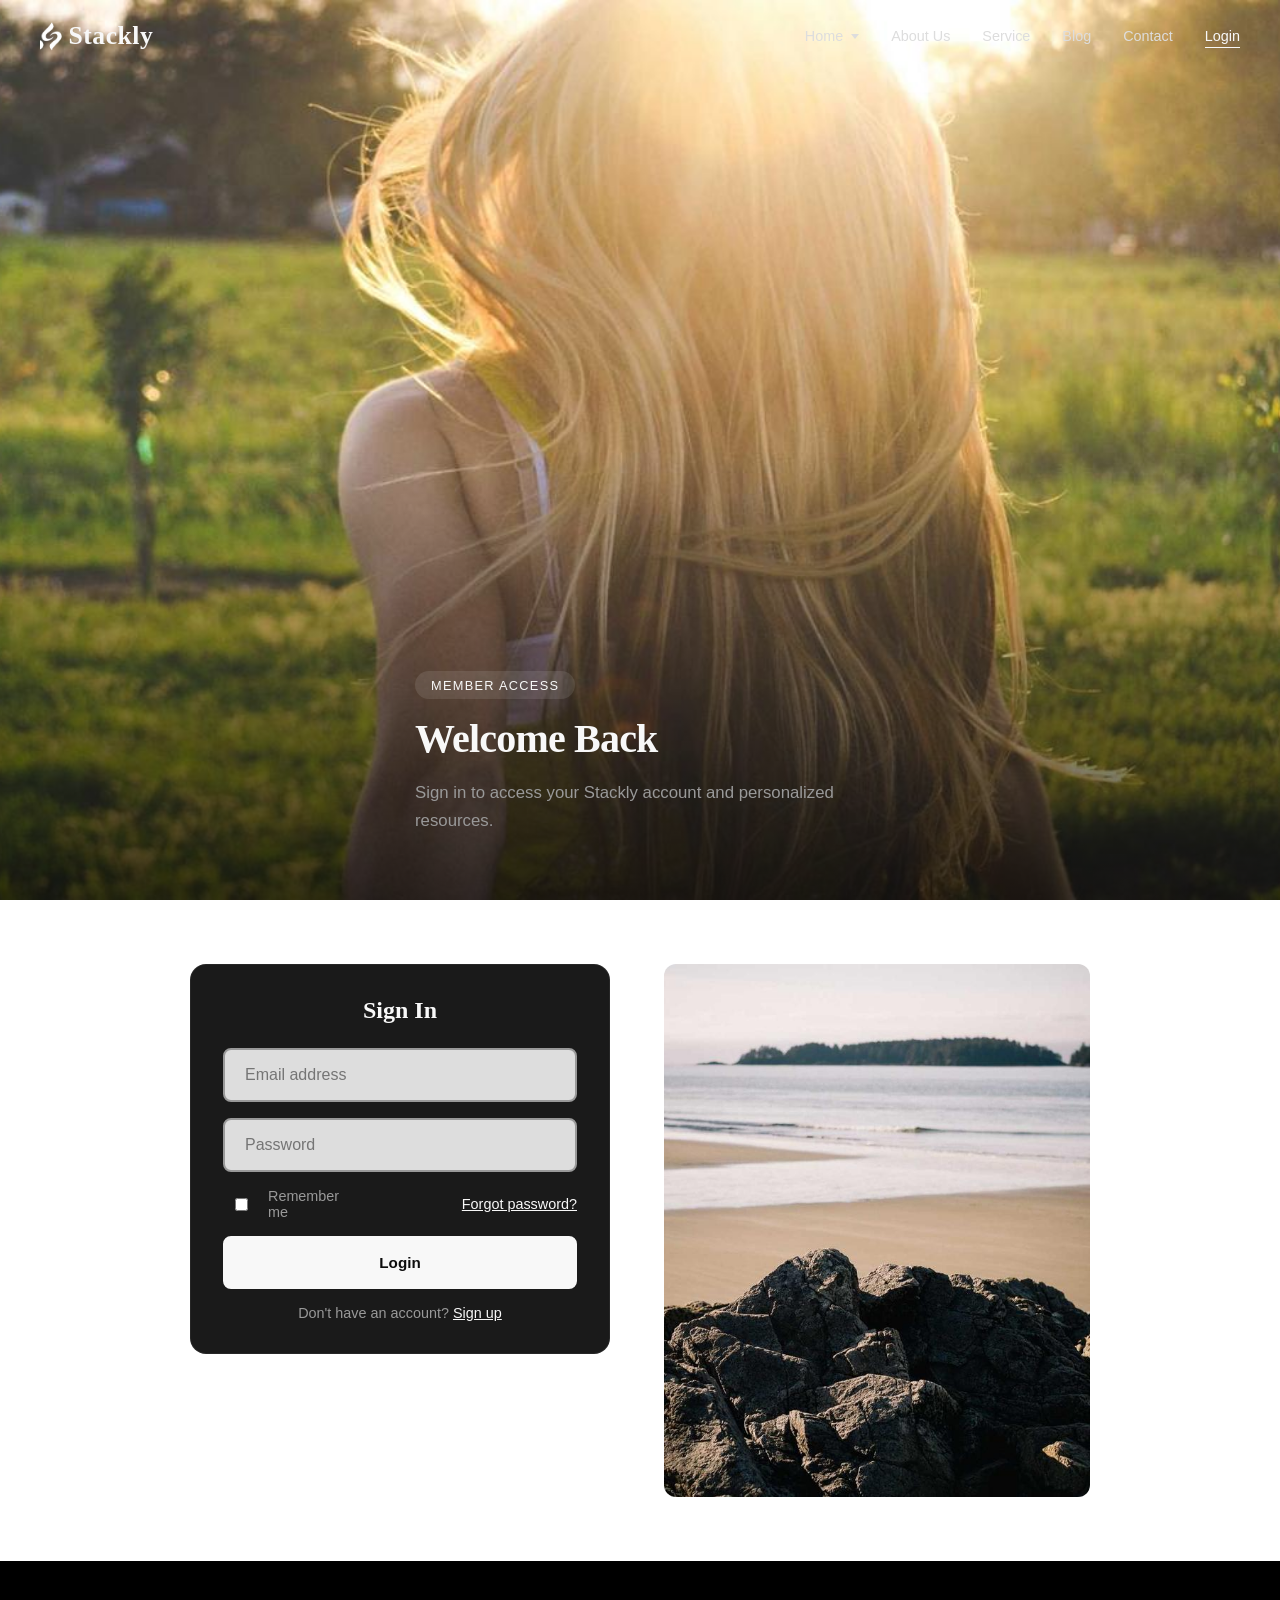
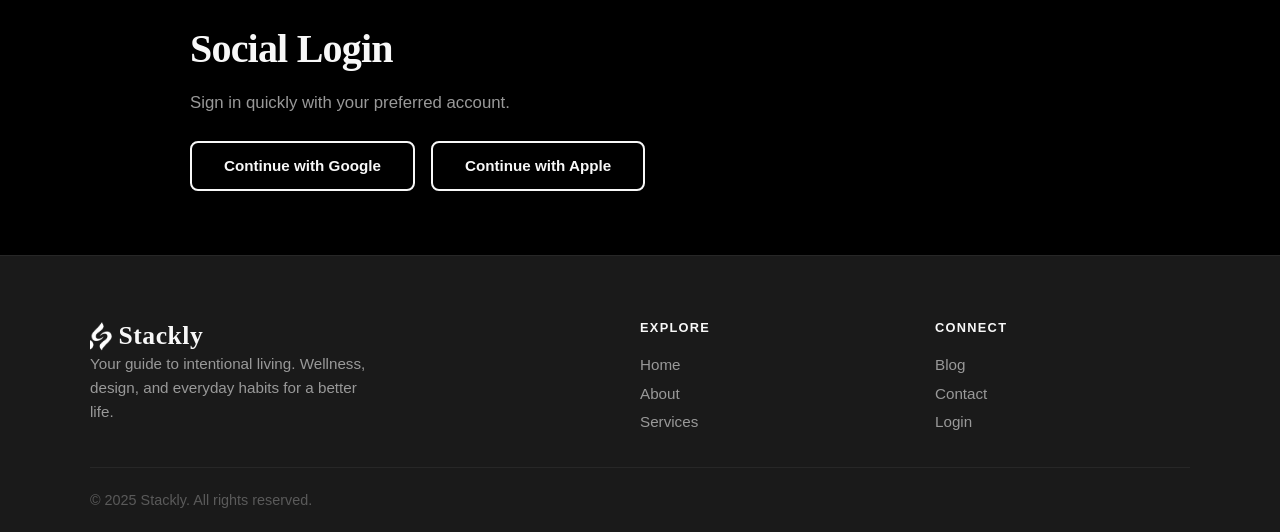
<file: login.html>
<!DOCTYPE html>
<html lang="en">
<head>
  <meta charset="UTF-8">
  <meta name="viewport" content="width=device-width, initial-scale=1.0">
  <title>Stackly</title>
  <link rel="stylesheet" href="css/styles.css">
</head>
<body class="page-login">
  <nav class="nav-wrapper">
    <div class="nav-container">
      <div class="logo-combo">
        <img src="assets/logo.png" alt="Stackly logo" class="logo-img-white">
        <span class="logo-text">Stackly</span>
      </div>
      <ul class="nav-links">
        <li class="nav-dropdown">
          <a href="index.html" class="dropdown-trigger">Home</a>
          <ul class="dropdown-menu">
            <li><a href="index.html">Home</a></li>
            <li><a href="home2.html">Home 2</a></li>
          </ul>
        </li>
        <li><a href="about-us.html">About Us</a></li>
        <li><a href="service.html">Service</a></li>
        <li><a href="blog.html">Blog</a></li>
        <li><a href="contact.html">Contact</a></li>
        <li><a href="login.html">Login</a></li>
      </ul>
      <div class="menu-toggle"><span></span><span></span><span></span></div>
    </div>
  </nav>

  <main>
    <section class="section-dark page-hero">
      <div class="hero-full">
        <div class="hero-bg img-overlay">
          <img src="assets/b11.jpg" alt="Login - Replace with your image">
        </div>
        <div class="container hero-content">
          <span class="badge reveal">Member Access</span>
          <h1 class="section-title reveal">Welcome Back</h1>
          <p class="section-subtitle reveal" style="max-width: 450px;">Sign in to access your Stackly account and personalized resources.</p>
        </div>
      </div>
    </section>

    <section class="section-light">
      <div class="container reveal">
        <div class="split-img-right" style="align-items: flex-start;">
          <div class="reveal-left" style="max-width: 420px;">
            <form style="background: var(--gray-900); padding: 2rem; border-radius: 16px; border: 1px solid rgba(255,255,255,0.06);">
              <h2 style="font-family: var(--font-display); text-align: center; margin-bottom: 1.5rem; color: var(--white);">Sign In</h2>
              <input type="email" placeholder="Email address" required style="margin-bottom: 1rem;">
              <input type="password" placeholder="Password" required style="margin-bottom: 1rem;">
              <div style="display: flex; justify-content: space-between; align-items: center; margin-bottom: 1rem;">
                <label style="color: var(--gray-400); font-size: 0.9rem; display: flex; align-items: center; gap: 0.5rem;"><input type="checkbox"> Remember me</label>
                <a href="#" style="color: var(--white); font-size: 0.9rem;">Forgot password?</a>
              </div>
              <button type="submit" class="btn btn-primary" style="width: 100%; padding: 1rem;">Login</button>
              <p style="text-align: center; margin-top: 1rem; color: var(--gray-400); font-size: 0.9rem;">Don't have an account? <a href="sign-up.html" style="color: var(--white);">Sign up</a></p>
            </form>
          </div>
          <div class="img-wrap reveal-right" style="aspect-ratio: 4/5; flex: 1; max-width: 450px;">
            <img src="assets/b2.jpg" alt="Login - Replace with your image">
          </div>
        </div>
      </div>
    </section>

   
  

    
    <section class="section-dark">
      <div class="container reveal">
        <h2 class="section-title">Social Login</h2>
        <p class="section-subtitle" style="margin-bottom: 1.5rem;">Sign in quickly with your preferred account.</p>
        <div style="display: flex; gap: 1rem; flex-wrap: wrap;">
          <button class="btn btn-outline anim-float" id="google-login-btn">Continue with Google</button>
          <button class="btn btn-outline" id="apple-login-btn">Continue with Apple</button>
        </div>
      </div>
    </section>


 

  <footer>
    <div class="footer-grid">
      <div class="footer-brand"><div class="logo-combo"><img src="assets/logo.png" alt="Stackly logo" class="logo-img-white"><span class="logo-text">Stackly</span></div><p>Your guide to intentional living. Wellness, design, and everyday habits for a better life.</p></div>
      <div class="footer-links"><h4>Explore</h4><ul><li><a href="index.html">Home</a></li><li><a href="about-us.html">About</a></li><li><a href="service.html">Services</a></li></ul></div>
      <div class="footer-links"><h4>Connect</h4><ul><li><a href="blog.html">Blog</a></li><li><a href="contact.html">Contact</a></li><li><a href="login.html">Login</a></li></ul></div>
    </div>
    <div class="footer-bottom">&copy; 2025 Stackly. All rights reserved.</div>
  </footer>
  <script src="js/main.js"></script>
  <script>
    document.addEventListener('DOMContentLoaded', function() {
      var googleBtn = document.getElementById('google-login-btn');
      var appleBtn = document.getElementById('apple-login-btn');
      if (googleBtn) googleBtn.addEventListener('click', function() { window.location.href = '404.html'; });
      if (appleBtn) appleBtn.addEventListener('click', function() { window.location.href = '404.html'; });
    });
  </script>
</body>
</html>
</file>
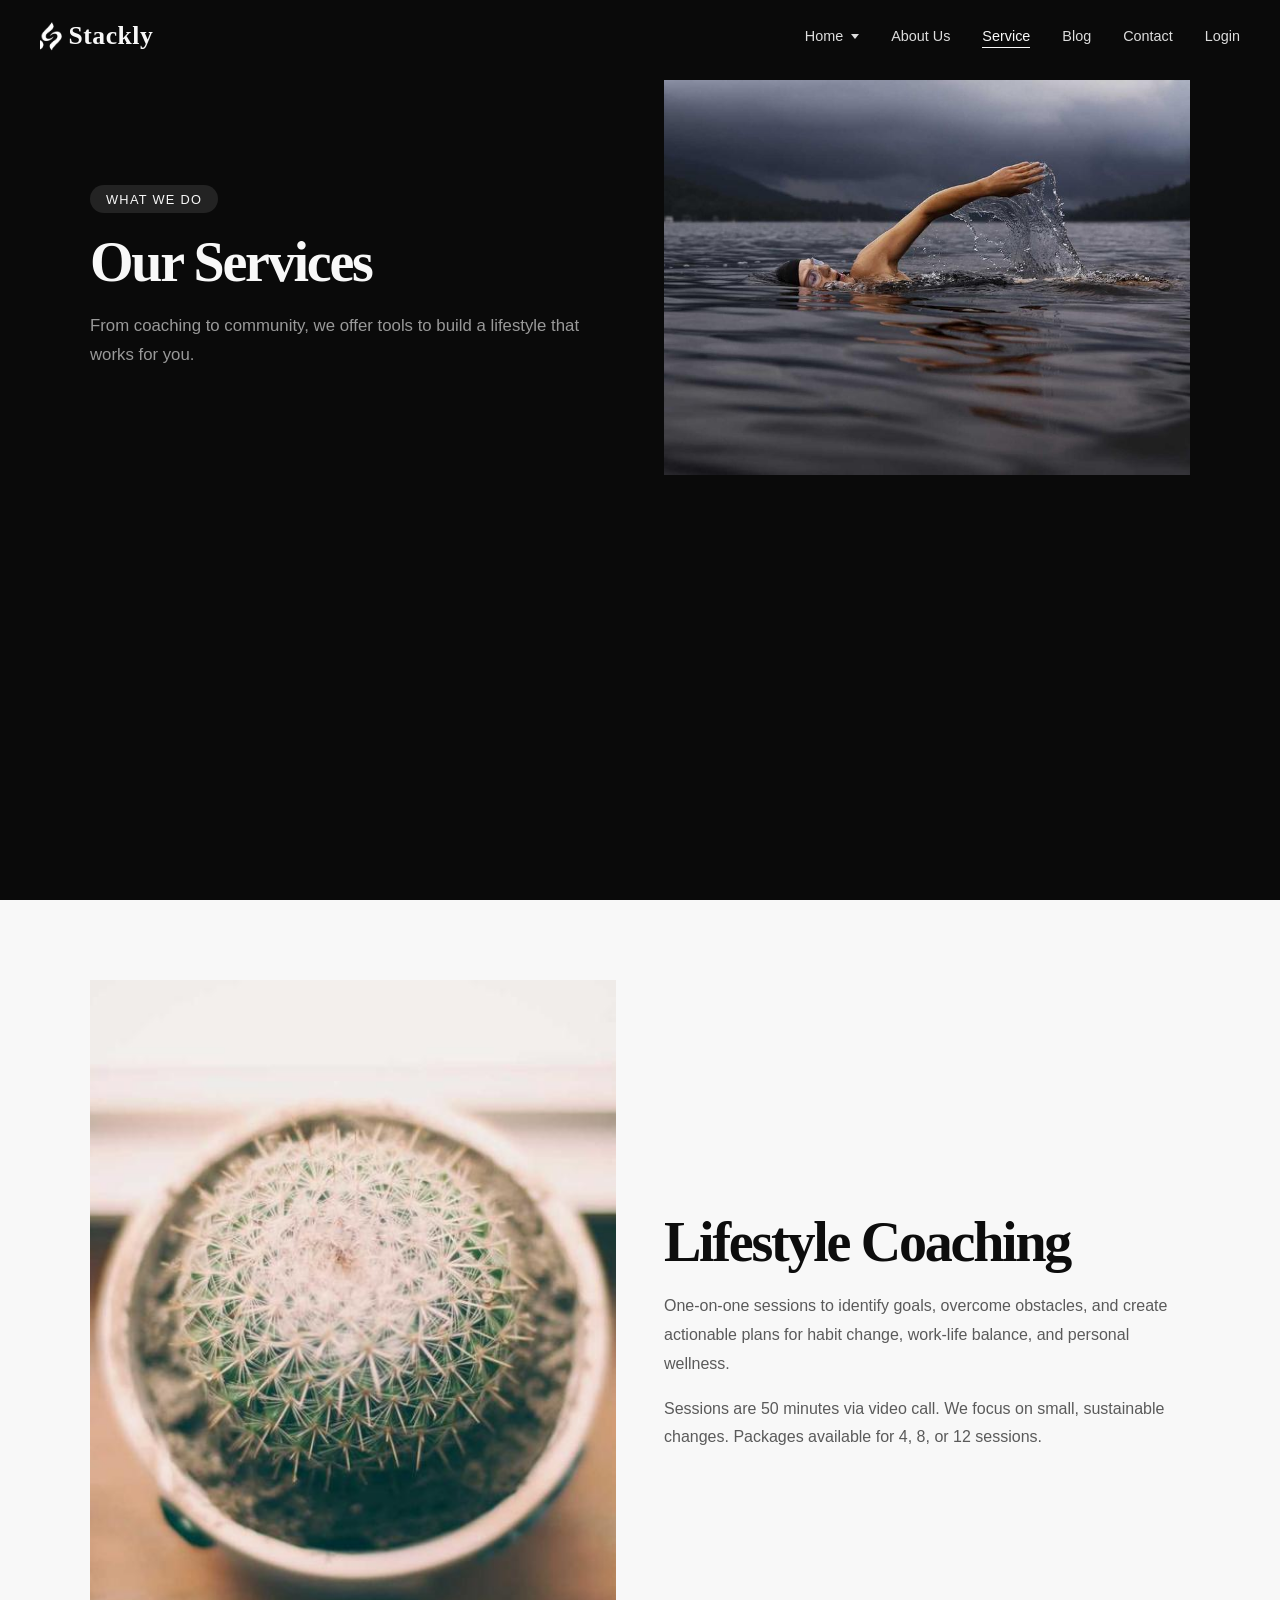
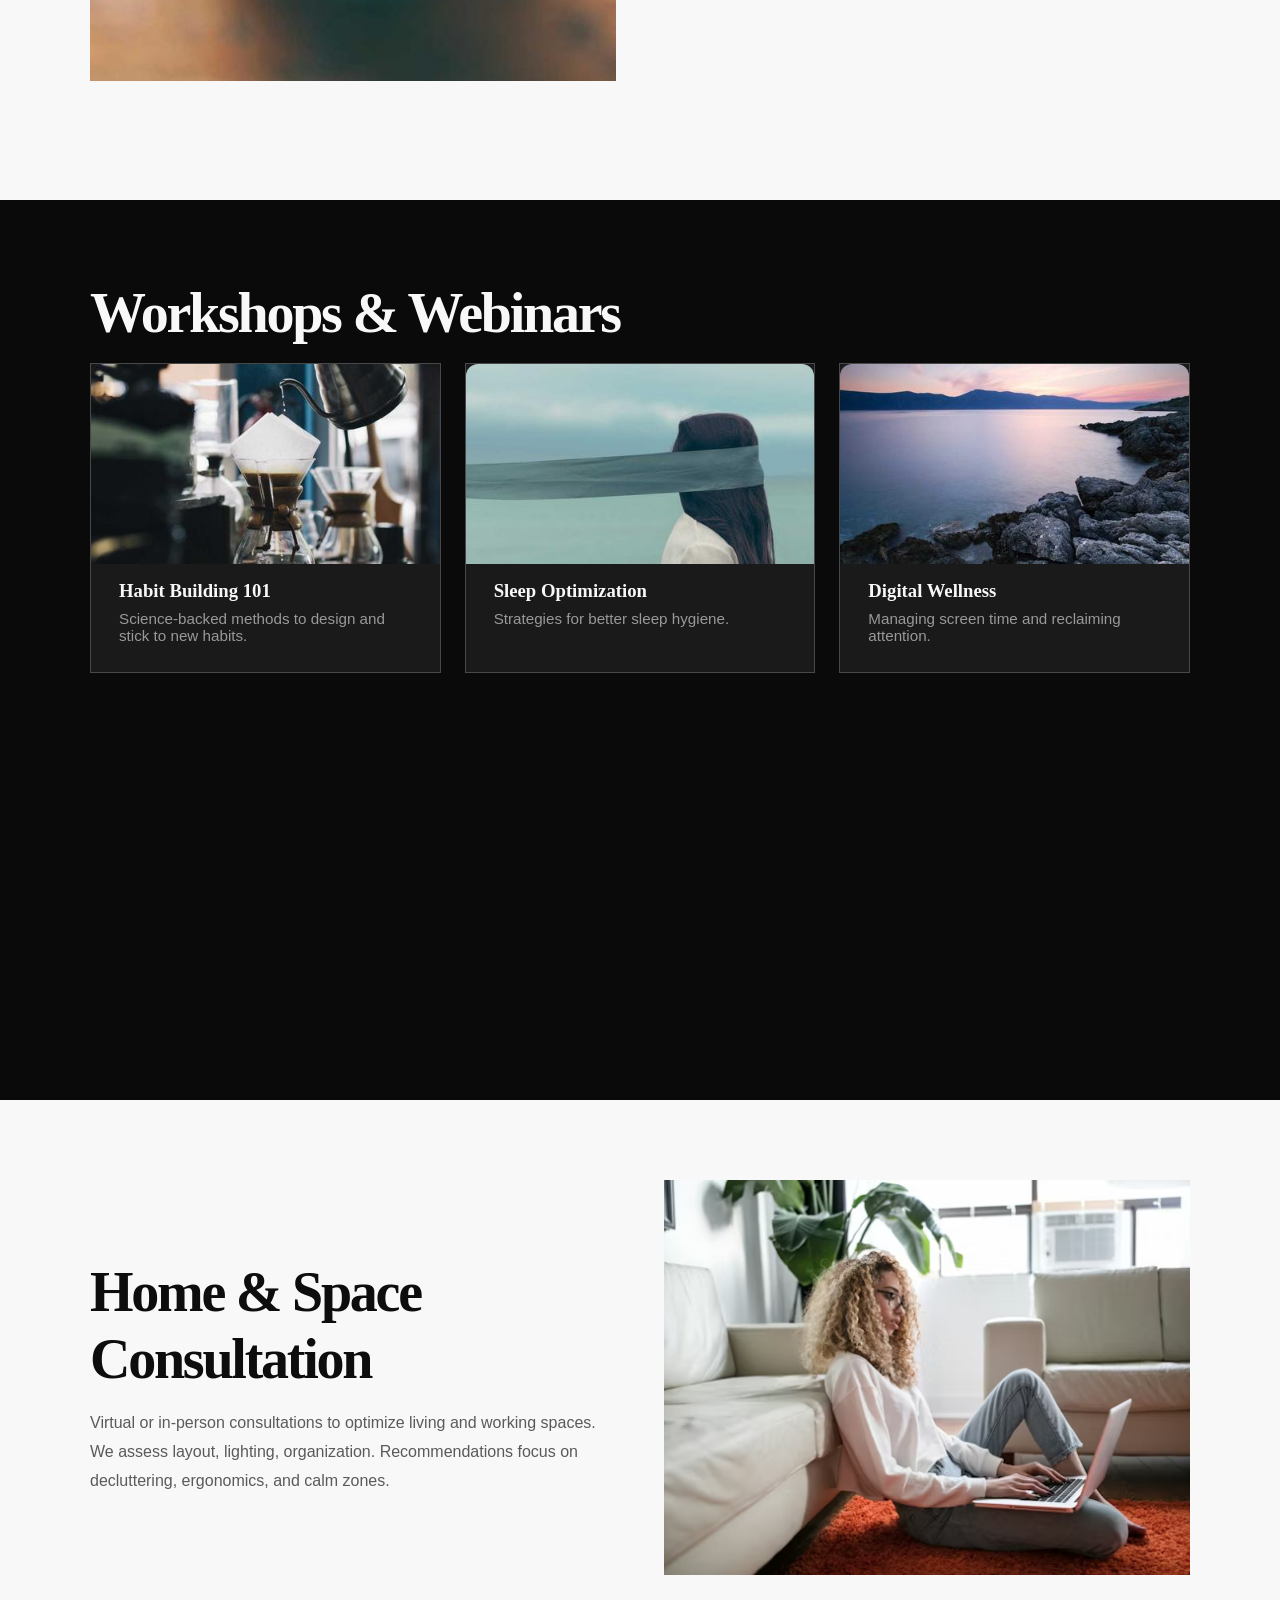
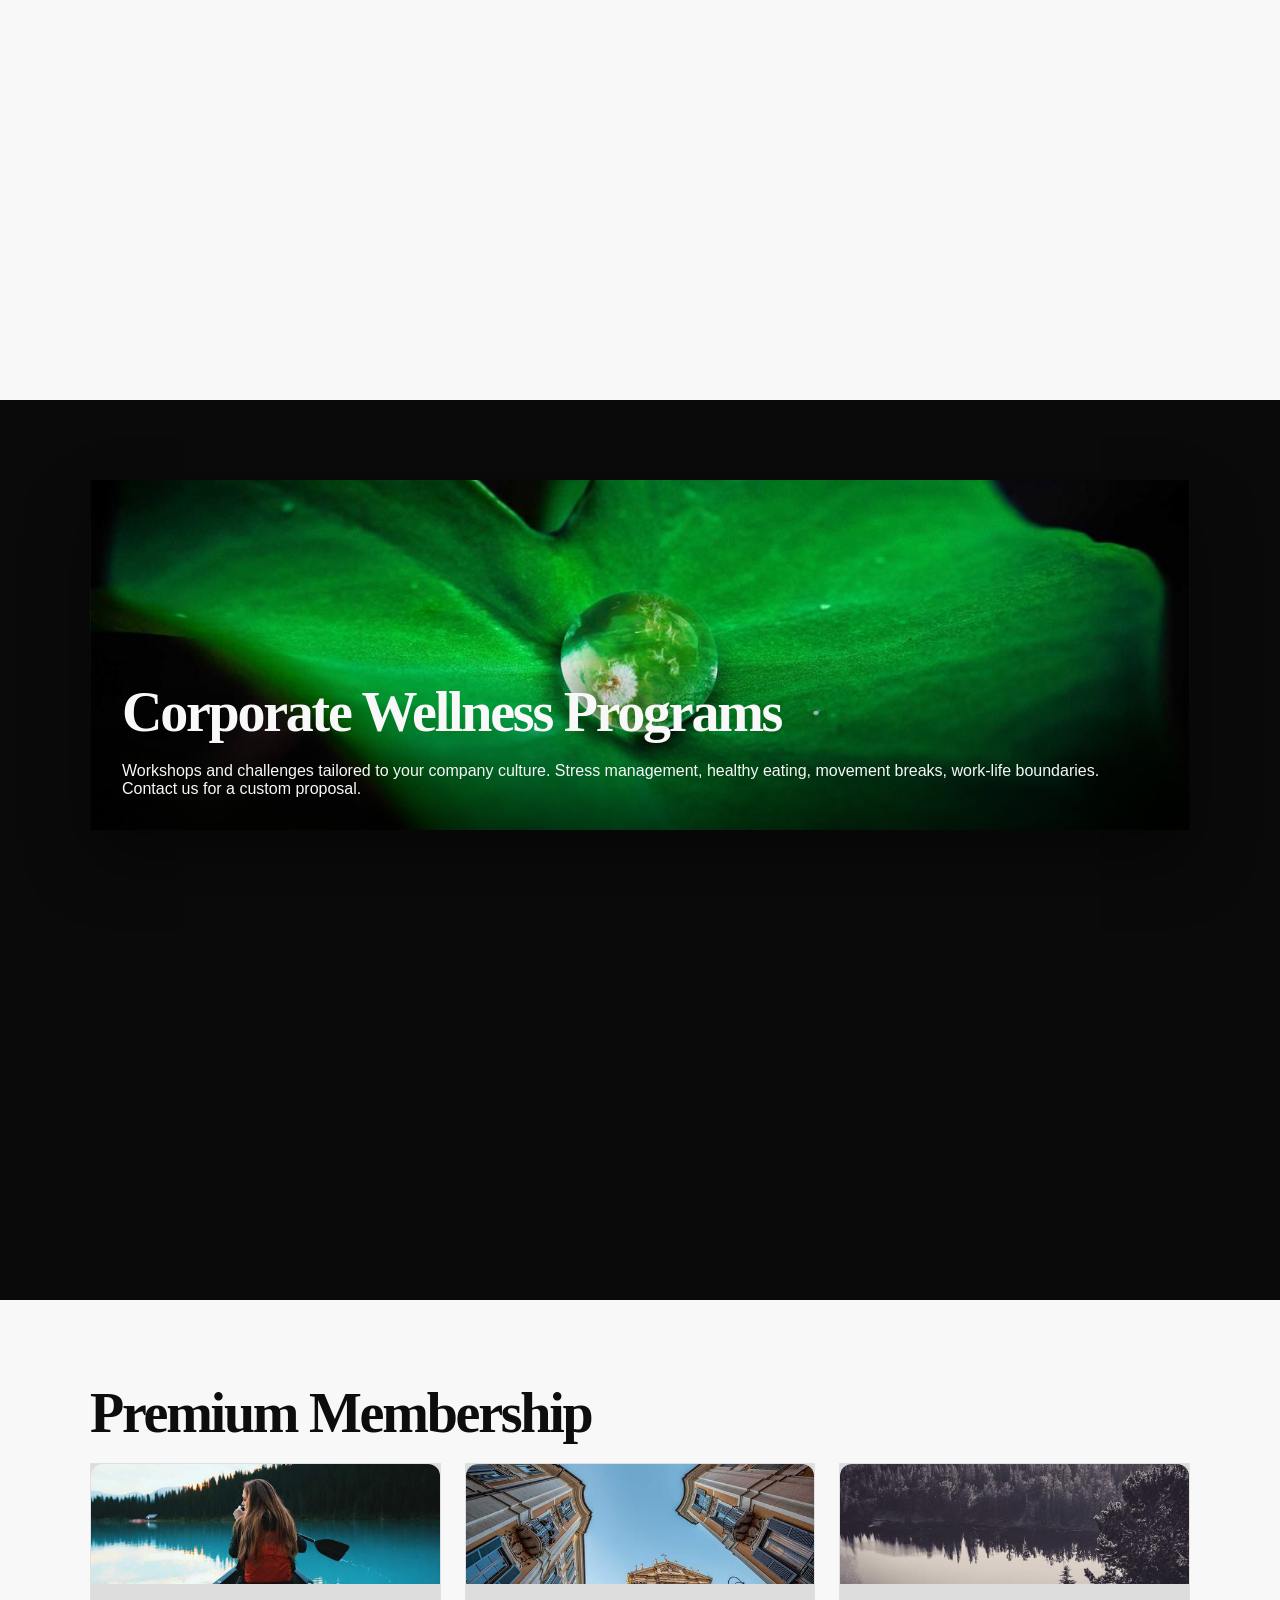
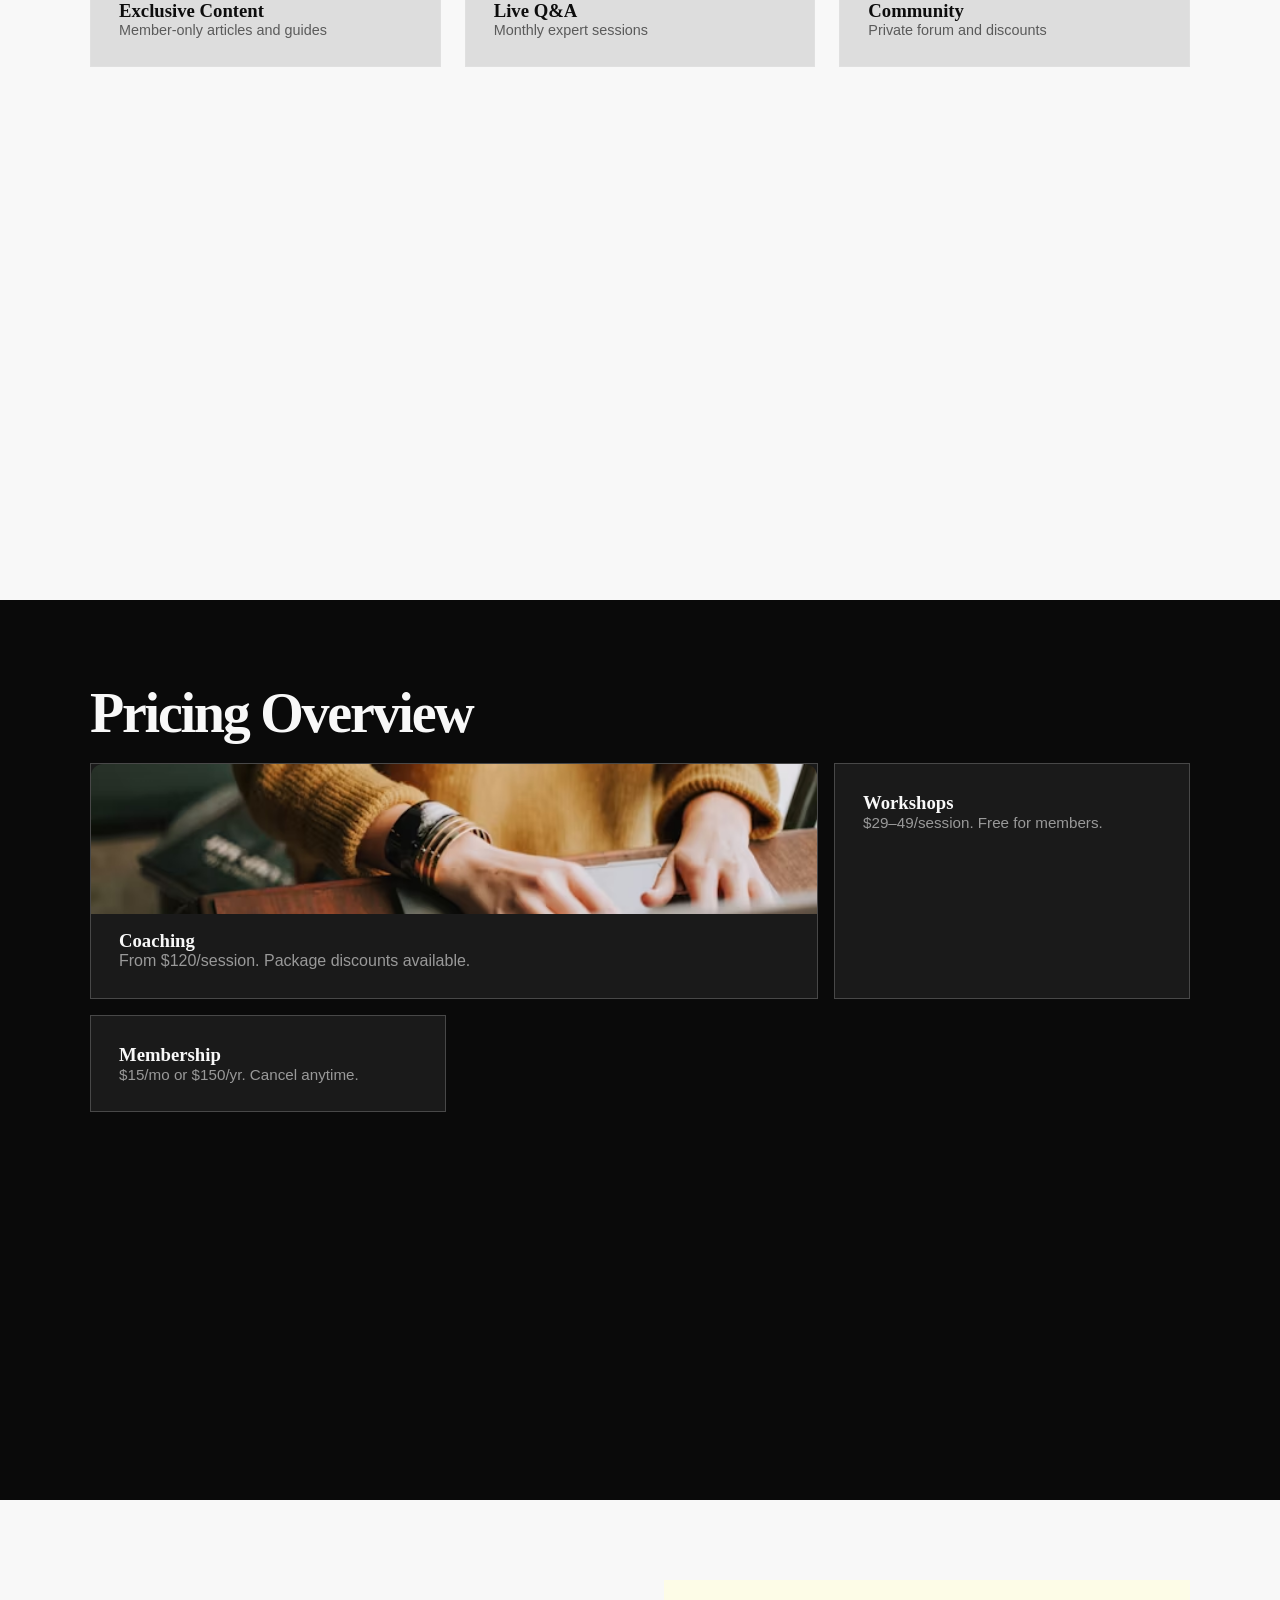
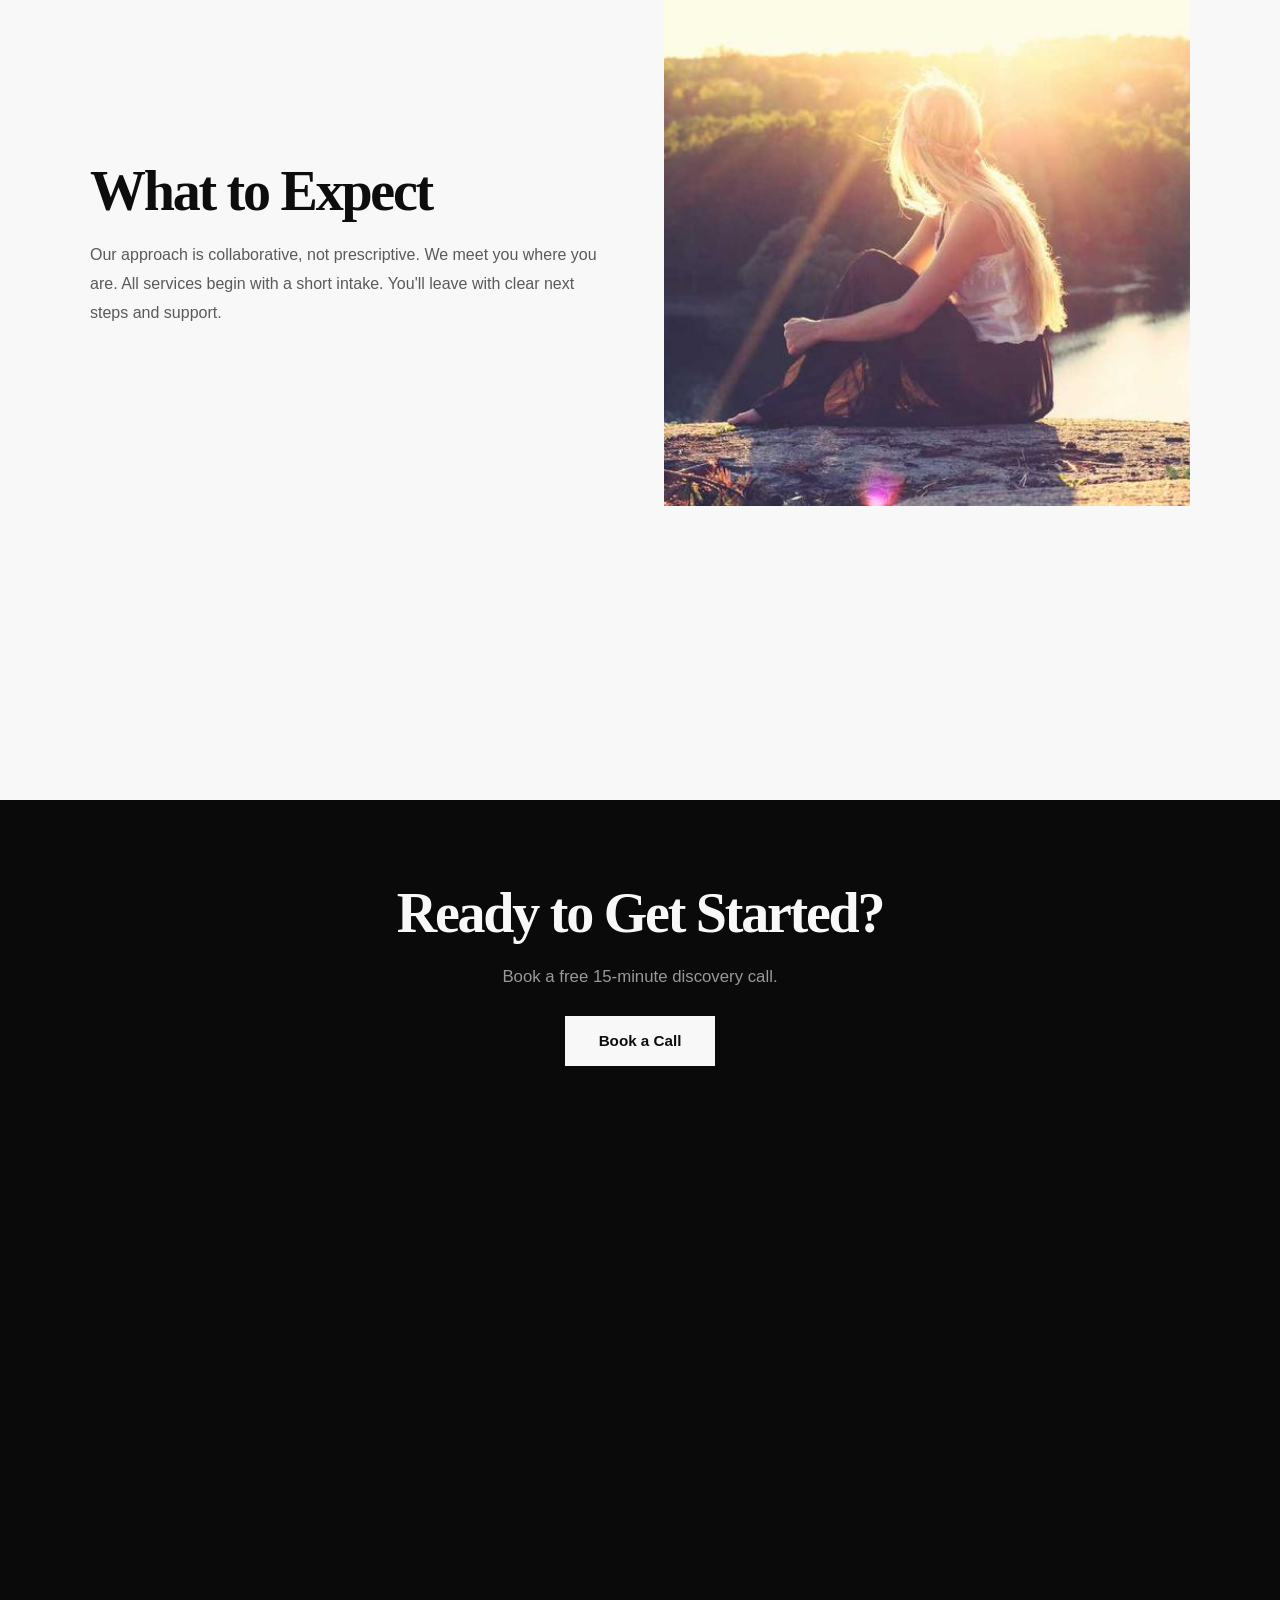
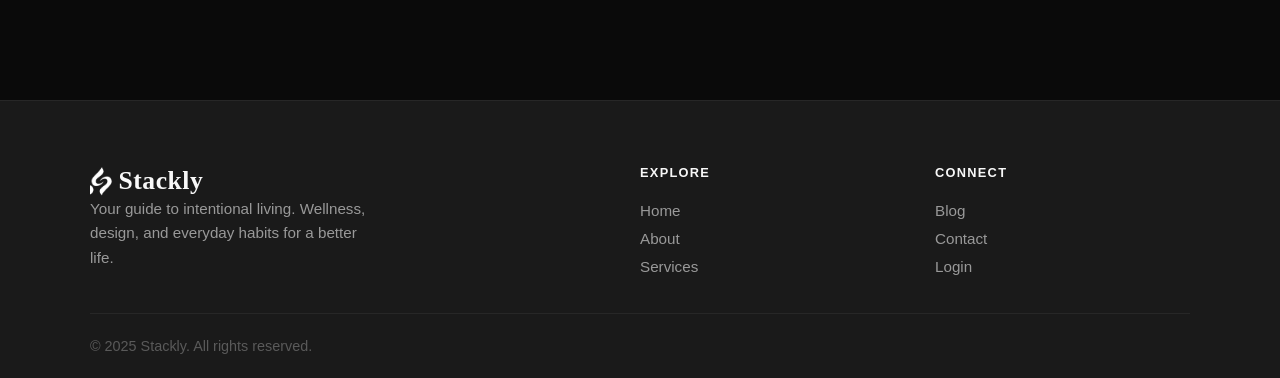
<file: service.html>
<!DOCTYPE html>
<html lang="en">
<head>
  <meta charset="UTF-8">
  <meta name="viewport" content="width=device-width, initial-scale=1.0">
  <title>Stackly</title>
  <link rel="stylesheet" href="css/styles.css">
</head>
<body class="page-service">
  <nav class="nav-wrapper">
    <div class="nav-container">
      <div class="logo-combo">
        <img src="assets/logo.png" alt="Stackly logo" class="logo-img-white">
        <span class="logo-text">Stackly</span>
      </div>
      <ul class="nav-links">
        <li class="nav-dropdown">
          <a href="index.html" class="dropdown-trigger">Home</a>
          <ul class="dropdown-menu">
            <li><a href="index.html">Home</a></li>
            <li><a href="home2.html">Home 2</a></li>
          </ul>
        </li>
        <li><a href="about-us.html">About Us</a></li>
        <li><a href="service.html">Service</a></li>
        <li><a href="blog.html">Blog</a></li>
        <li><a href="contact.html">Contact</a></li>
        <li><a href="login.html">Login</a></li>
      </ul>
      <div class="menu-toggle"><span></span><span></span><span></span></div>
    </div>
  </nav>

  <main>
    <section class="section-dark">
      <div class="container hero-with-img">
        <div class="reveal">
          <span class="badge">What We Do</span>
          <h1 class="section-title">Our Services</h1>
          <p class="section-subtitle" style="margin-top: 1rem;">From coaching to community, we offer tools to build a lifestyle that works for you.</p>
        </div>
        <div class="img-wrap reveal-right" style="aspect-ratio: 4/3;">
          <img src="assets/s1.jpg" alt="Services - Replace with your image">
        </div>
      </div>
    </section>

    <section class="section-light">
      <div class="container split-img-left">
        <div class="img-wrap reveal-left" style="aspect-ratio: 3/4;">
          <img src="assets/s2.jpg" alt="Coaching - Replace with your image">
        </div>
        <div class="split-content reveal-right">
          <h2 class="section-title">Lifestyle Coaching</h2>
          <p style="color: var(--gray-600); line-height: 1.8; margin-bottom: 1rem;">One-on-one sessions to identify goals, overcome obstacles, and create actionable plans for habit change, work-life balance, and personal wellness.</p>
          <p style="color: var(--gray-600); line-height: 1.8;">Sessions are 50 minutes via video call. We focus on small, sustainable changes. Packages available for 4, 8, or 12 sessions.</p>
        </div>
      </div>
    </section>

    <section class="section-dark">
      <div class="container reveal">
        <h2 class="section-title">Workshops & Webinars</h2>
        <div class="grid stagger">
          <div class="card">
            <div class="card-img"><img src="assets/s3.jpg" alt="Habit building - Replace with your image"></div>
            <h3 style="font-family: var(--font-display); margin-bottom: 0.5rem;">Habit Building 101</h3>
            <p style="color: var(--gray-400); font-size: 0.95rem;">Science-backed methods to design and stick to new habits.</p>
          </div>
          <div class="card">
            <div class="card-img"><img src="assets/s4.jpg" alt="Sleep - Replace with your image"></div>
            <h3 style="font-family: var(--font-display); margin-bottom: 0.5rem;">Sleep Optimization</h3>
            <p style="color: var(--gray-400); font-size: 0.95rem;">Strategies for better sleep hygiene.</p>
          </div>
          <div class="card">
            <div class="card-img"><img src="assets/s5.jpg" alt="Digital - Replace with your image"></div>
            <h3 style="font-family: var(--font-display); margin-bottom: 0.5rem;">Digital Wellness</h3>
            <p style="color: var(--gray-400); font-size: 0.95rem;">Managing screen time and reclaiming attention.</p>
          </div>
        </div>
      </div>
    </section>

    <section class="section-light">
      <div class="container reveal">
        <div class="split-img-right">
          <div class="reveal-left">
            <h2 class="section-title">Home & Space Consultation</h2>
            <p style="color: var(--gray-600); line-height: 1.8;">Virtual or in-person consultations to optimize living and working spaces. We assess layout, lighting, organization. Recommendations focus on decluttering, ergonomics, and calm zones.</p>
          </div>
          <div class="img-wrap reveal-right" style="aspect-ratio: 4/3;">
            <img src="assets/s6.avif" alt="Consultation - Replace with your image">
          </div>
        </div>
      </div>
    </section>

    <section class="section-dark">
      <div class="container reveal">
        <div class="img-wrap img-overlay featured-img">
          <img src="assets/s7.jpg" alt="Corporate - Replace with your image" style="width: 100%; height: 350px; object-fit: cover;">
          <div class="overlay-text">
            <h2 class="section-title">Corporate Wellness Programs</h2>
            <p>Workshops and challenges tailored to your company culture. Stress management, healthy eating, movement breaks, work-life boundaries. Contact us for a custom proposal.</p>
          </div>
        </div>
      </div>
    </section>

    <section class="section-light">
      <div class="container reveal">
        <h2 class="section-title">Premium Membership</h2>
        <div class="grid stagger">
          <div class="card reveal-scale">
            <div class="card-img" style="height: 120px;"><img src="assets/s8.jpg" alt="Articles - Replace with your image"></div>
            <h3 style="font-family: var(--font-display); margin-top: 0.5rem;">Exclusive Content</h3>
            <p style="color: var(--gray-600); font-size: 0.9rem;">Member-only articles and guides</p>
          </div>
          <div class="card reveal-scale">
            <div class="card-img" style="height: 120px;"><img src="assets/s9.jpg" alt="Q&A - Replace with your image"></div>
            <h3 style="font-family: var(--font-display); margin-top: 0.5rem;">Live Q&A</h3>
            <p style="color: var(--gray-600); font-size: 0.9rem;">Monthly expert sessions</p>
          </div>
          <div class="card reveal-scale">
            <div class="card-img" style="height: 120px;"><img src="assets/s10.jpg" alt="Community - Replace with your image"></div>
            <h3 style="font-family: var(--font-display); margin-top: 0.5rem;">Community</h3>
            <p style="color: var(--gray-600); font-size: 0.9rem;">Private forum and discounts</p>
          </div>
        </div>
      </div>
    </section>

    <section class="section-dark">
      <div class="container reveal">
        <h2 class="section-title">Pricing Overview</h2>
        <div class="bento-grid">
          <div class="card span-2 reveal-scale">
            <div class="card-img" style="height: 150px;"><img src="assets/s11.avif" alt="Coaching - Replace with your image"></div>
            <h3 style="font-family: var(--font-display); margin-top: 0.5rem;">Coaching</h3>
            <p style="color: var(--gray-400);">From $120/session. Package discounts available.</p>
          </div>
          <div class="card reveal-scale">
            <h3 style="font-family: var(--font-display);">Workshops</h3>
            <p style="color: var(--gray-400); font-size: 0.95rem;">$29–49/session. Free for members.</p>
          </div>
          <div class="card reveal-scale">
            <h3 style="font-family: var(--font-display);">Membership</h3>
            <p style="color: var(--gray-400); font-size: 0.95rem;">$15/mo or $150/yr. Cancel anytime.</p>
          </div>
        </div>
      </div>
    </section>

    <section class="section-light">
      <div class="container split-img-right">
        <div class="reveal-left">
          <h2 class="section-title">What to Expect</h2>
          <p style="color: var(--gray-600); line-height: 1.8;">Our approach is collaborative, not prescriptive. We meet you where you are. All services begin with a short intake. You'll leave with clear next steps and support.</p>
        </div>
        <div class="img-wrap reveal-right" style="aspect-ratio: 1;">
          <img src="assets/s12.jpg" alt="Expect - Replace with your image">
        </div>
      </div>
    </section>

    <section class="section-dark">
      <div class="container reveal" style="text-align: center;">
        <h2 class="section-title">Ready to Get Started?</h2>
        <p class="section-subtitle" style="margin: 1rem auto 1.5rem;">Book a free 15-minute discovery call.</p>
        <a href="contact.html" class="btn btn-primary anim-pulse">Book a Call</a>
      </div>
    </section>
  </main>

  <footer>
    <div class="footer-grid">
      <div class="footer-brand"><div class="logo-combo"><img src="assets/logo.png" alt="Stackly logo" class="logo-img-white"><span class="logo-text">Stackly</span></div><p>Your guide to intentional living. Wellness, design, and everyday habits for a better life.</p></div>
      <div class="footer-links"><h4>Explore</h4><ul><li><a href="index.html">Home</a></li><li><a href="about-us.html">About</a></li><li><a href="service.html">Services</a></li></ul></div>
      <div class="footer-links"><h4>Connect</h4><ul><li><a href="blog.html">Blog</a></li><li><a href="contact.html">Contact</a></li><li><a href="login.html">Login</a></li></ul></div>
    </div>
    <div class="footer-bottom">&copy; 2025 Stackly. All rights reserved.</div>
  </footer>
  <script src="js/main.js"></script>
</body>
</html>
</file>
<file: css/styles.css>
/* Logo Combo Styles */
.logo-combo {
  display: flex;
  align-items: center;
  gap: 0.3rem;
}
.logo-img-white {
  height: 32px;
  filter: brightness(0) invert(1);
  margin: 0;
  display: block;
}
.logo-text {
  font-family: var(--font-display);
  font-size: 1.6rem;
  font-weight: 600;
  color: var(--white);
  letter-spacing: 0.02em;
  text-decoration: none;
}
/* Stackly Lifestyle - Black & White Theme */

@import url('https://fonts.googleapis.com/css2?family=DM+Sans:opsz,wght@9..40,300;9..40,400;9..40,500;9..40,600;9..40,700&family=Playfair+Display:wght@400;500;600;700&display=swap');

:root {
  --black: #0d0d0d;
  --white: #f8f8f8;
  --gray-900: #1a1a1a;
  --gray-800: #252525;
  --gray-600: #5a5a5a;
  --gray-400: #999;
  --gray-200: #ddd;
  --font-display: 'Playfair Display', serif;
  --font-body: 'DM Sans', sans-serif;
}

*, *::before, *::after { margin: 0; padding: 0; box-sizing: border-box; }
html { scroll-behavior: smooth; }
body { font-family: var(--font-body); background: var(--black); color: var(--white); overflow-x: hidden; }

/* Navigation */
.nav-wrapper {
  position: fixed;
  top: 0; left: 0; right: 0;
  z-index: 1000;
  padding: 1.25rem 2rem;
  transition: all 0.4s ease;
  background: transparent;
}
.nav-wrapper.scrolled { background: rgba(13,13,13,0.95); backdrop-filter: blur(16px); border-bottom: 1px solid rgba(255,255,255,0.06); }
.nav-container { max-width: 1200px; margin: 0 auto; display: flex; justify-content: space-between; align-items: center; }
.logo { font-family: var(--font-display); font-size: 1.6rem; font-weight: 600; color: var(--white); text-decoration: none; letter-spacing: 0.02em; }
.nav-links { display: flex; gap: 2rem; list-style: none; }
.nav-links { align-items: center; }
.nav-links > li { position: relative; }
.nav-links a { color: var(--gray-200); text-decoration: none; font-size: 0.9rem; font-weight: 500; position: relative; transition: color 0.3s; display: inline-flex; align-items: center; gap: 0.3rem; }
.nav-links a:hover, .nav-links a.active { color: var(--white); }
.nav-links > li > a:not(.dropdown-trigger)::after { content: ''; position: absolute; bottom: -4px; left: 0; width: 0; height: 1px; background: var(--white); transition: width 0.3s; }
.nav-links > li > a:not(.dropdown-trigger):hover::after, .nav-links > li > a:not(.dropdown-trigger).active::after { width: 100%; }
.dropdown-trigger::after { content: ''; width: 0; height: 0; border-left: 4px solid transparent; border-right: 4px solid transparent; border-top: 5px solid currentColor; margin-left: 0.2rem; flex-shrink: 0; }
.nav-dropdown .dropdown-menu { position: absolute; top: 100%; left: 0; margin-top: 0.5rem; min-width: 160px; background: var(--gray-900); border-radius: 8px; border: 1px solid rgba(255,255,255,0.08); padding: 0.5rem 0; list-style: none; opacity: 0; visibility: hidden; transform: translateY(-10px); transition: all 0.3s ease; }
.nav-dropdown:hover .dropdown-menu { opacity: 1; visibility: visible; transform: translateY(0); }
.nav-dropdown .dropdown-menu a { padding: 0.6rem 1.25rem; display: block; white-space: nowrap; }
.nav-dropdown .dropdown-menu a::after { display: none; }
.nav-dropdown .dropdown-menu a:hover { background: rgba(255,255,255,0.05); }
.menu-toggle { display: none; flex-direction: column; gap: 5px; cursor: pointer; padding: 8px; }
.menu-toggle span { width: 24px; height: 2px; background: var(--white); transition: all 0.3s; }
.menu-toggle.active span:nth-child(1) { transform: rotate(45deg) translate(5px, 5px); }
.menu-toggle.active span:nth-child(2) { opacity: 0; }
.menu-toggle.active span:nth-child(3) { transform: rotate(-45deg) translate(5px, -5px); }

/* Sections */
section { min-height: 100vh; padding: 5rem 1.5rem; position: relative; overflow: hidden; }
.section-dark { background: var(--black); color: var(--white); }
.section-light { background: var(--white); color: var(--black); }
.section-title { font-family: var(--font-display); font-size: clamp(2rem, 5vw, 3.5rem); font-weight: 600; line-height: 1.2; margin-bottom: 1rem; letter-spacing: -0.02em; }
.section-subtitle { font-size: 1.05rem; color: var(--gray-400); line-height: 1.7; max-width: 600px; }
.section-light .section-subtitle { color: var(--gray-600); }
.container { max-width: 1100px; margin: 0 auto; }

/* Animations */
.reveal { opacity: 0; transform: translateY(40px); transition: opacity 0.7s ease, transform 0.7s ease; }
.reveal.visible { opacity: 1; transform: translateY(0); }
.stagger > * { opacity: 0; transform: translateY(30px); animation: staggerIn 0.6s ease forwards; }
.stagger.visible > *:nth-child(1) { animation-delay: 0.1s; } .stagger.visible > *:nth-child(2) { animation-delay: 0.2s; }
.stagger.visible > *:nth-child(3) { animation-delay: 0.3s; } .stagger.visible > *:nth-child(4) { animation-delay: 0.4s; }
.stagger.visible > *:nth-child(5) { animation-delay: 0.5s; } .stagger.visible > *:nth-child(6) { animation-delay: 0.6s; }
@keyframes staggerIn { to { opacity: 1; transform: translateY(0); } }
@keyframes fadeIn { from { opacity: 0; } to { opacity: 1; } }
@keyframes slideUp { from { transform: translateY(60px); opacity: 0; } to { transform: translateY(0); opacity: 1; } }
@keyframes slideLeft { from { transform: translateX(40px); opacity: 0; } to { transform: translateX(0); opacity: 1; } }
@keyframes slideRight { from { transform: translateX(-40px); opacity: 0; } to { transform: translateX(0); opacity: 1; } }
@keyframes scaleIn { from { transform: scale(0.9); opacity: 0; } to { transform: scale(1); opacity: 1; } }
@keyframes float { 0%, 100% { transform: translateY(0); } 50% { transform: translateY(-10px); } }
@keyframes pulse { 0%, 100% { opacity: 1; } 50% { opacity: 0.7; } }
@keyframes shimmer { 0% { background-position: -200% 0; } 100% { background-position: 200% 0; } }

.anim-fade { animation: fadeIn 0.8s ease forwards; }
.anim-slide-up { animation: slideUp 0.8s ease forwards; }
.anim-slide-left { animation: slideLeft 0.8s ease forwards; }
.anim-slide-right { animation: slideRight 0.8s ease forwards; }
.anim-scale { animation: scaleIn 0.6s ease forwards; }
.anim-float { animation: float 4s ease-in-out infinite; }
.anim-pulse { animation: pulse 2s ease-in-out infinite; }

.reveal-left { opacity: 0; transform: translateX(-50px); transition: opacity 0.7s ease, transform 0.7s ease; }
.reveal-left.visible { opacity: 1; transform: translateX(0); }
.reveal-right { opacity: 0; transform: translateX(50px); transition: opacity 0.7s ease, transform 0.7s ease; }
.reveal-right.visible { opacity: 1; transform: translateX(0); }
.reveal-scale { opacity: 0; transform: scale(0.95); transition: opacity 0.7s ease, transform 0.7s ease; }
.reveal-scale.visible { opacity: 1; transform: scale(1); }

.card { background: var(--gray-900); border-radius: 12px; padding: 1.75rem; border: 1px solid rgba(255,255,255,0.06); transition: transform 0.4s cubic-bezier(0.34, 1.56, 0.64, 1), box-shadow 0.4s; overflow: hidden; }
.card:hover { transform: translateY(-8px) scale(1.02); box-shadow: 0 25px 50px rgba(0,0,0,0.35); }
.section-light .card { background: var(--gray-200); border-color: rgba(0,0,0,0.06); }
.section-light .card:hover { box-shadow: 0 25px 50px rgba(0,0,0,0.1); }
.grid { display: grid; grid-template-columns: repeat(auto-fit, minmax(260px, 1fr)); gap: 1.5rem; }

/* Image styles */
.img-wrap { overflow: hidden; border-radius: 12px; position: relative; }
.img-wrap img { width: 100%; height: 100%; object-fit: cover; display: block; transition: transform 0.6s cubic-bezier(0.34, 1.56, 0.64, 1); background: var(--gray-800); }
.img-wrap:hover img { transform: scale(1.08); }
.card-img { height: 200px; overflow: hidden; border-radius: 12px 12px 0 0; margin: -1.75rem -1.75rem 1rem -1.75rem; }
.card-img img { width: 100%; height: 100%; object-fit: cover; transition: transform 0.6s ease; }
.card:hover .card-img img { transform: scale(1.1); }
.img-overlay { position: relative; }
.img-overlay::after { content: ''; position: absolute; inset: 0; background: linear-gradient(to top, rgba(0,0,0,0.7) 0%, transparent 50%); }
.img-overlay .overlay-text { position: absolute; bottom: 0; left: 0; right: 0; padding: 2rem; z-index: 1; color: var(--white); }

/* Page-specific layouts */
.hero-with-img { display: grid; grid-template-columns: 1fr 1fr; gap: 3rem; align-items: center; }
.split-img-right { display: grid; grid-template-columns: 1fr 1fr; gap: 3rem; align-items: center; }
.split-img-left { display: grid; grid-template-columns: 1fr 1fr; gap: 3rem; align-items: center; }
.split-img-left .img-wrap { order: 1; }
.split-img-left .split-content { order: 2; }
.page-hero { padding: 0 !important; min-height: 100vh; }
.page-hero .hero-full { position: relative; min-height: 100vh; display: flex; align-items: flex-end; padding: 0 1.5rem 0; }
.page-hero .container { padding-bottom: 4rem; }
.hero-full .hero-bg { position: absolute; inset: 0; }
.hero-full .hero-bg img { width: 100%; height: 100%; object-fit: cover; }
.hero-full .hero-content { position: relative; z-index: 2; }
.masonry { column-count: 2; column-gap: 1.5rem; }
.masonry-item { break-inside: avoid; margin-bottom: 1.5rem; }
.bento-grid { display: grid; grid-template-columns: repeat(3, 1fr); grid-template-rows: auto auto; gap: 1rem; }
.bento-grid .span-2 { grid-column: span 2; }
.bento-grid .span-row-2 { grid-row: span 2; }
.featured-img { border-radius: 16px; overflow: hidden; box-shadow: 0 30px 60px rgba(0,0,0,0.4); }

/* Decorative */
.accent-line { width: 60px; height: 3px; background: var(--white); margin-bottom: 1rem; }
.section-light .accent-line { background: var(--black); }
.badge { display: inline-block; padding: 0.4rem 1rem; background: rgba(255,255,255,0.1); border-radius: 50px; font-size: 0.8rem; letter-spacing: 0.1em; text-transform: uppercase; margin-bottom: 1rem; }
.section-light .badge { background: rgba(0,0,0,0.08); }

/* ========== PAGE-SPECIFIC STYLES - Each page gets unique look ========== */

/* Home - Bold diagonal accents, warm light sections */
body.page-home .section-light { background: linear-gradient(135deg, #fafafa 0%, #f0f0f0 100%); }
body.page-home .section-dark { background: linear-gradient(180deg, #0d0d0d 0%, #141414 100%); }
body.page-home .card { border-left: 4px solid var(--white); }
body.page-home .section-light .card { border-left-color: var(--black); }
body.page-home .img-wrap { border-radius: 20px; box-shadow: 0 15px 40px rgba(0,0,0,0.2); }

/* Home 2 - Editorial, stark contrast, sharp edges */
body.page-home2 .section-dark { background: #000; }
body.page-home2 .section-light { background: #fff; color: #000; }
body.page-home2 .card { border-radius: 4px; border: 2px solid rgba(255,255,255,0.15); }
body.page-home2 .section-light .card { border-color: rgba(0,0,0,0.1); }
body.page-home2 .section-title { text-transform: uppercase; letter-spacing: 0.15em; font-size: clamp(1.5rem, 3vw, 2.5rem); }
body.page-home2 .img-wrap { border-radius: 4px; }
body.page-home2 .badge { border-radius: 4px; }

/* About - Warm cream tones, soft rounded, magazine feel */
body.page-about .section-dark { background: #111; }
body.page-about .section-light { background: #f5f3ef; color: #1a1a1a; }
body.page-about .section-light .section-subtitle, body.page-about .section-light p { color: #4a4a4a; }
body.page-about .card { border-radius: 24px; padding: 2rem; }
body.page-about .img-wrap { border-radius: 24px; }
body.page-about .section-title { font-style: italic; letter-spacing: 0.02em; }
body.page-about .container { max-width: 1000px; }

/* Service - Professional, sharp corners, structured grid */
body.page-service .section-dark { background: #0a0a0a; }
body.page-service .section-light { background: #f8f8f8; }
body.page-service .card { border-radius: 0; border: 1px solid rgba(255,255,255,0.2); }
body.page-service .section-light .card { border-color: #e0e0e0; }
body.page-service .section-title { letter-spacing: -0.04em; font-weight: 700; }
body.page-service .img-wrap { border-radius: 0; }
body.page-service .btn { border-radius: 0; }

/* Blog - Magazine layout, mixed card sizes, editorial */
body.page-blog .section-dark { background: #0f0f0f; }
body.page-blog .section-light { background: #fafafa; }
body.page-blog .card { border-radius: 8px; box-shadow: 0 4px 20px rgba(0,0,0,0.06); }
body.page-blog .section-dark .card { box-shadow: 0 4px 20px rgba(0,0,0,0.3); }
body.page-blog .masonry-item .card { border-radius: 16px; }
body.page-blog .section-title { border-bottom: 3px solid currentColor; padding-bottom: 0.5rem; display: inline-block; }
body.page-blog .badge { border: 1px solid currentColor; background: transparent; }

/* Contact - Friendly, soft, rounded everything */
body.page-contact .section-dark { background: linear-gradient(180deg, #0d0d0d 0%, #181818 100%); }
body.page-contact .section-light { background: linear-gradient(180deg, #fefefe 0%, #f5f5f5 100%); }
body.page-contact .card { border-radius: 20px; padding: 2rem; }
body.page-contact .img-wrap { border-radius: 20px; }
body.page-contact .btn { border-radius: 50px; padding: 1rem 2.5rem; }
body.page-contact input, body.page-contact textarea { border-radius: 16px; }
body.page-contact .section-title { font-weight: 500; }

/* Login - Minimal, lots of white space, focused */
body.page-login .section-dark { background: #000; }
body.page-login .section-light { background: #fff; }
body.page-login section { min-height: auto; padding: 4rem 1.5rem; }
body.page-login .card { border-radius: 12px; border: none; box-shadow: 0 0 0 1px rgba(255,255,255,0.1); }
body.page-login .section-title { font-size: clamp(1.75rem, 4vw, 2.5rem); }
body.page-login .container { max-width: 900px; }

/* Sign-up - Fresh, inviting, distinct from login */
body.page-signup .section-dark { background: linear-gradient(135deg, #0d0d0d 0%, #1a1a1a 100%); }
body.page-signup .section-light { background: #f8faf8; }
body.page-signup .card { border-radius: 16px; border: 2px dashed rgba(255,255,255,0.2); }
body.page-signup .section-light .card { border-color: rgba(0,0,0,0.1); border-style: solid; }
body.page-signup .badge { background: rgba(255,255,255,0.2); }
body.page-signup .btn { border-radius: 12px; }

.btn { display: inline-block; padding: 0.9rem 2rem; font-family: var(--font-body); font-weight: 600; font-size: 0.95rem; text-decoration: none; border-radius: 8px; transition: all 0.3s; cursor: pointer; border: 2px solid transparent; }
.btn-primary { background: var(--white); color: var(--black); border-color: var(--white); }
.btn-primary:hover { background: transparent; color: var(--white); }
.btn-outline { background: transparent; color: var(--white); border-color: var(--white); }
.btn-outline:hover { background: var(--white); color: var(--black); }
.section-light .btn-outline { color: var(--black); border-color: var(--black); }
.section-light .btn-outline:hover { background: var(--black); color: var(--white); }

input, textarea { width: 100%; padding: 1rem 1.25rem; font-family: var(--font-body); font-size: 1rem; background: var(--gray-900); border: 2px solid rgba(255,255,255,0.1); border-radius: 8px; color: var(--white); transition: border-color 0.3s; }
input:focus, textarea:focus { outline: none; border-color: var(--white); }
textarea { min-height: 140px; resize: vertical; }
.section-light input, .section-light textarea { background: var(--gray-200); border-color: var(--gray-400); color: var(--black); }
.section-light input:focus, .section-light textarea:focus { border-color: var(--black); }

/* Footer */
footer { background: var(--gray-900); padding: 4rem 1.5rem 1.5rem; border-top: 1px solid rgba(255,255,255,0.06); }
.footer-grid { display: grid; grid-template-columns: 2fr 1fr 1fr; gap: 2.5rem; max-width: 1100px; margin: 0 auto 2rem; }
.footer-brand .logo { display: inline-block; margin-bottom: 0.75rem; }
.footer-brand p { color: var(--gray-400); max-width: 280px; line-height: 1.6; font-size: 0.95rem; }
.footer-links h4 { font-size: 0.8rem; font-weight: 600; letter-spacing: 0.1em; text-transform: uppercase; margin-bottom: 1rem; color: var(--white); }
.footer-links ul { list-style: none; }
.footer-links a { color: var(--gray-400); text-decoration: none; padding: 0.35rem 0; display: block; font-size: 0.95rem; transition: color 0.3s; }
.footer-links a:hover { color: var(--white); }
.footer-bottom { max-width: 1100px; margin: 0 auto; padding-top: 1.5rem; border-top: 1px solid rgba(255,255,255,0.06); color: var(--gray-600); font-size: 0.9rem; }

/* Scroll progress */
.scroll-progress { position: fixed; top: 0; left: 0; height: 3px; background: var(--white); z-index: 1001; transform-origin: left; }

.form-row { display: grid; grid-template-columns: 1fr 1fr; gap: 1rem; margin-bottom: 1rem; }

/* Media Queries - 320px up */
@media (max-width: 768px) {
  .nav-links { position: fixed; top: 0; right: -100%; width: 75%; max-width: 300px; height: 100vh; background: var(--gray-900); flex-direction: column; padding: 5rem 1.5rem 1.5rem; gap: 0; align-items: stretch; transition: right 0.4s; overflow-y: auto; }
  .nav-links.active { right: 0; }
  .nav-dropdown .dropdown-menu { position: static; opacity: 1; visibility: visible; transform: none; margin: 0; padding: 0 0 0 1rem; margin-top: 0.5rem; background: transparent; border: none; border-left: 2px solid rgba(255,255,255,0.2); display: none; }
  .nav-dropdown.open .dropdown-menu { display: block; }
  .dropdown-trigger::after { transition: transform 0.3s; }
  .nav-dropdown.open .dropdown-trigger::after { transform: rotate(180deg); }
  .nav-dropdown .dropdown-trigger { cursor: pointer; }
  .menu-toggle { display: flex; z-index: 1001; }
  .nav-wrapper { padding: 1rem 1.25rem; }
  section { padding: 4rem 1rem; }
  .footer-grid { grid-template-columns: 1fr; gap: 2rem; }
  .form-row { grid-template-columns: 1fr; }
  .hero-with-img, .split-img-right, .split-img-left { grid-template-columns: 1fr; }
  .split-img-left .img-wrap, .split-img-left .split-content { order: unset; }
  .bento-grid { grid-template-columns: 1fr; }
  .bento-grid .span-2, .bento-grid .span-row-2 { grid-column: unset; grid-row: unset; }
  .masonry { column-count: 1; }
}
@media (max-width: 480px) {
  .section-title { font-size: 1.75rem; }
  .grid { grid-template-columns: 1fr; }
}
@media (min-width: 320px) and (max-width: 374px) {
  .nav-wrapper { padding: 0.75rem 1rem; }
  .section-title { font-size: 1.6rem; }
}
</file>
